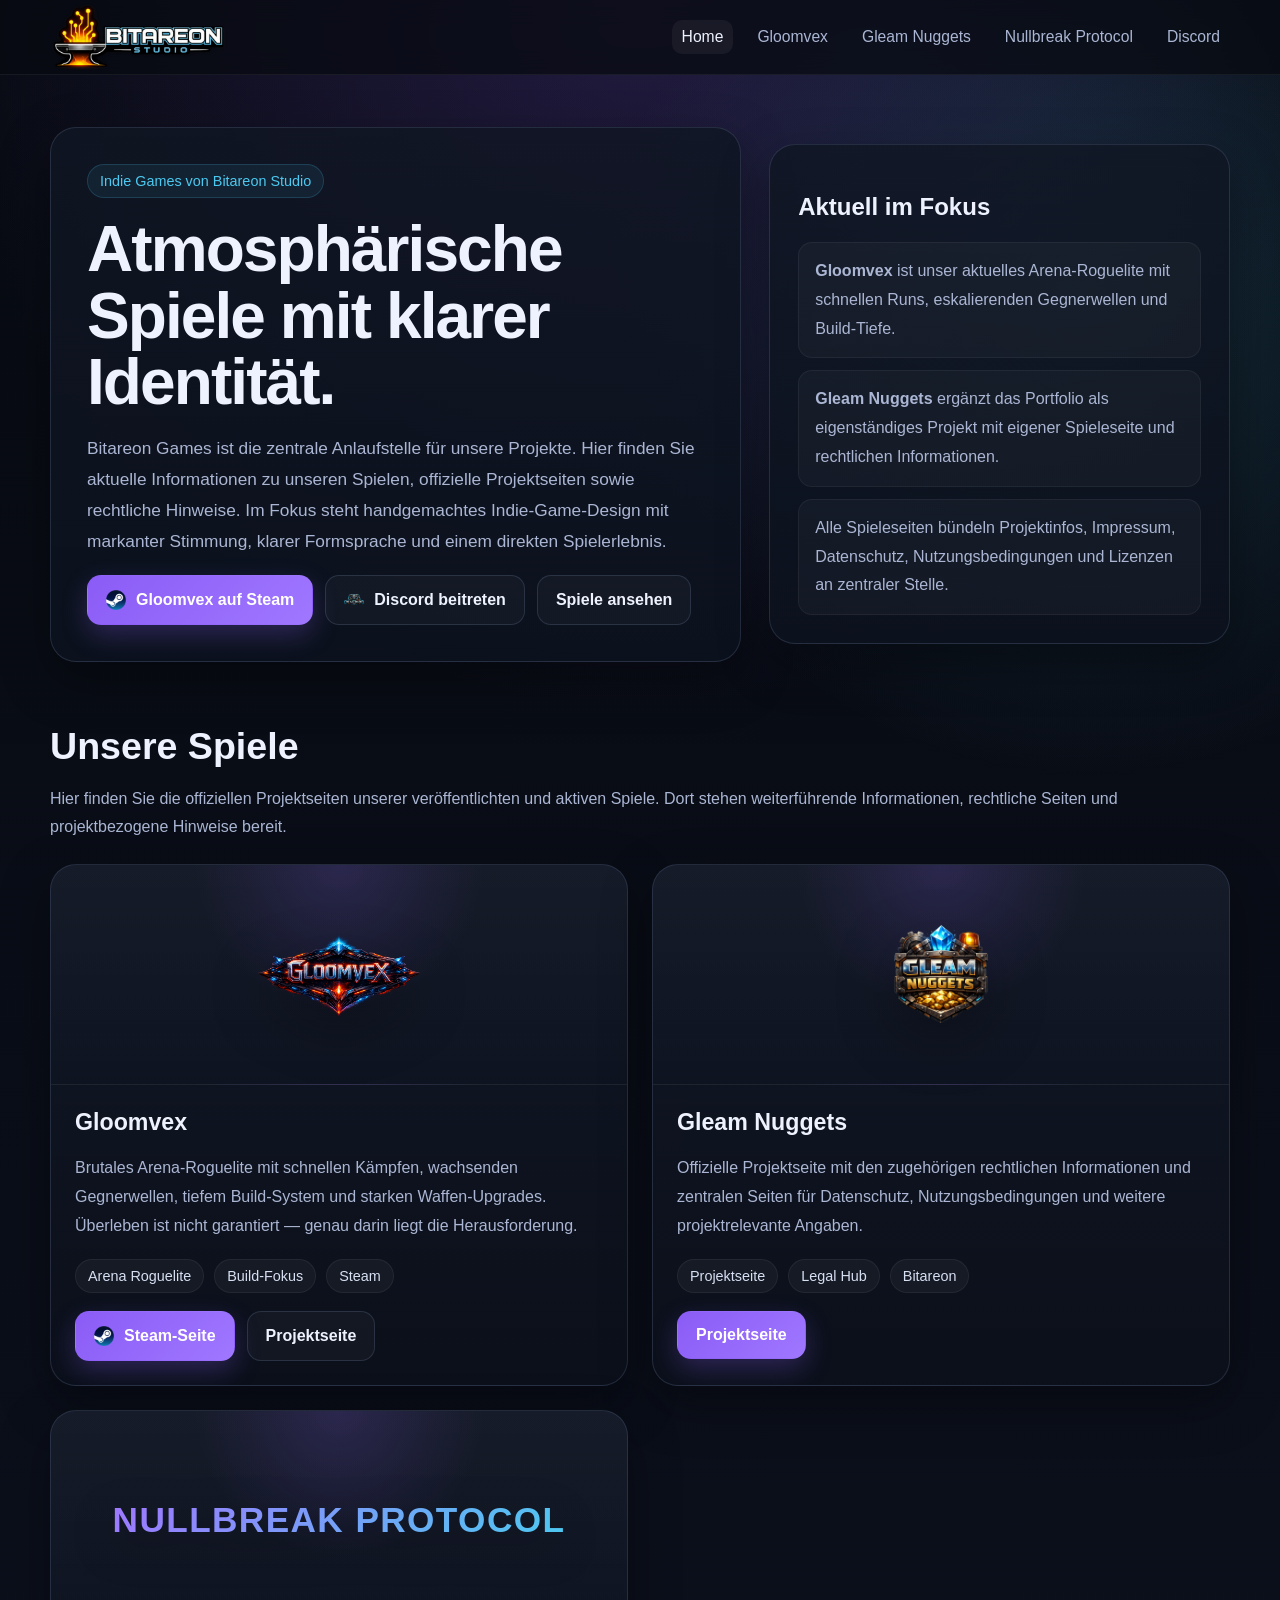
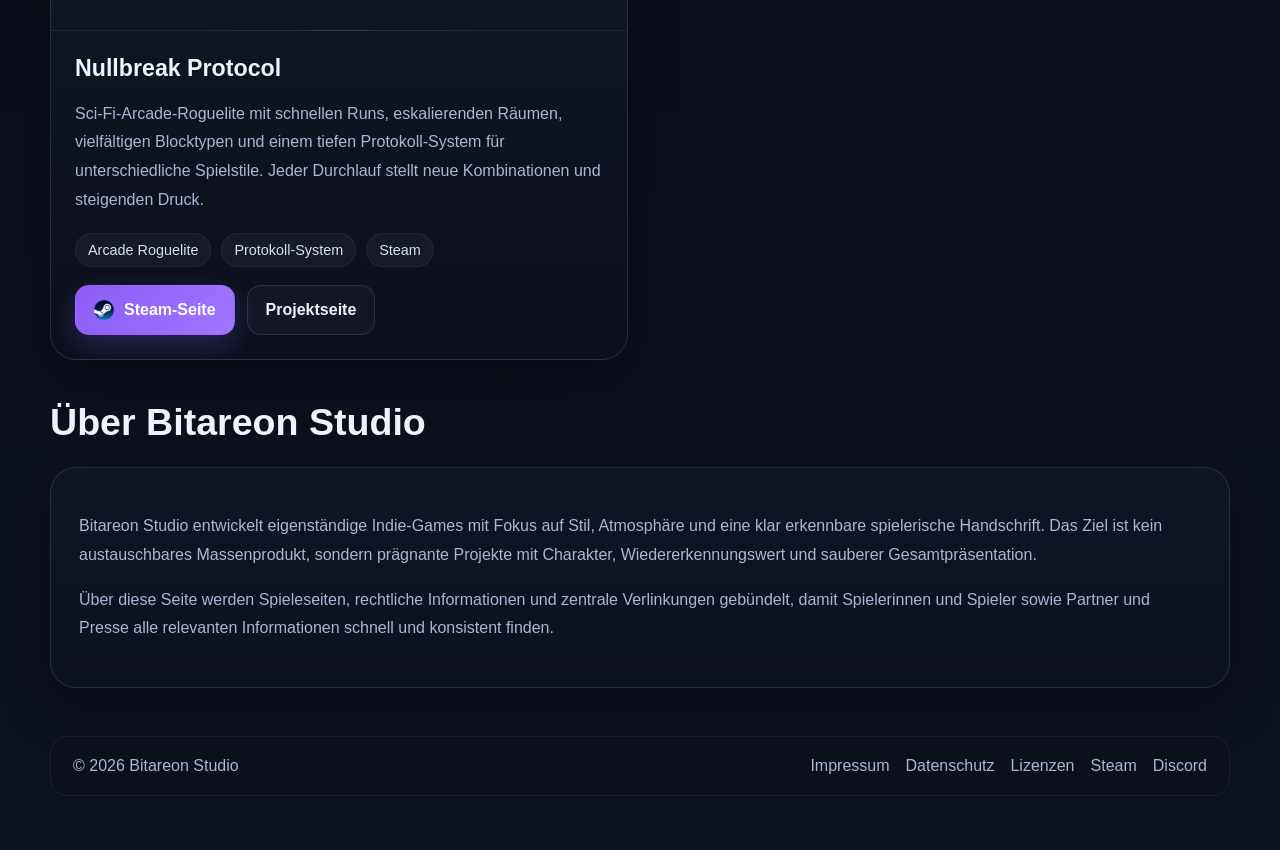
<file: index.html>
<!DOCTYPE html>
<html lang="de">
<head>
  <meta charset="UTF-8">
  <meta name="viewport" content="width=device-width, initial-scale=1.0">
  <title>Bitareon Games</title>
  <meta name="description" content="Bitareon Games ist die offizielle Spieleseite von Bitareon Studio mit Informationen zu Gloomvex, Gleam Nuggets und weiteren Projekten.">
  <link rel="stylesheet" href="assets/site.css">
</head>
<body>

  <div class="topbar">
    <div class="container topbar-inner">
      <a class="brand" href="index.html" aria-label="Bitareon Games Startseite">
        <img class="brand-main-logo" src="assets/Bitareon_Logo_2000x800.png" alt="Bitareon Games Logo">
      </a>
      <nav class="nav" aria-label="Hauptnavigation">
        <a class="active" href="index.html">Home</a>
        <a href="gloomvex/">Gloomvex</a>
        <a href="gleam-nuggets/">Gleam Nuggets</a>
        <a href="nullbreak-protocol/">Nullbreak Protocol</a>
        <a href="https://discord.gg/4KWTKk2cNQ" target="_blank" rel="noopener noreferrer">Discord</a>
      </nav>
    </div>
  </div>
  <header class="hero">
    <div class="container hero-grid">
      <div class="hero-copy">
        <div class="eyebrow">Indie Games von Bitareon Studio</div>
        <h1>Atmosphärische Spiele mit klarer Identität.</h1>
        <p>
          Bitareon Games ist die zentrale Anlaufstelle für unsere Projekte. Hier finden Sie aktuelle Informationen zu unseren Spielen,
          offizielle Projektseiten sowie rechtliche Hinweise. Im Fokus steht handgemachtes Indie-Game-Design mit markanter Stimmung,
          klarer Formsprache und einem direkten Spielerlebnis.
        </p>
        <div class="hero-actions">
          <a class="button button-primary" href="https://store.steampowered.com/app/4449700/Gloomvex/" target="_blank" rel="noopener noreferrer">
            <img src="assets/Steam_icon_logo.png" alt="">
            Gloomvex auf Steam
          </a>
          <a class="button button-secondary" href="https://discord.gg/qRFpBKGN" target="_blank" rel="noopener noreferrer">
            <img src="assets/DiscordLogo_Hovered_01.png" alt="">
            Discord beitreten
          </a>
          <a class="button button-secondary" href="#games">Spiele ansehen</a>
        </div>
      </div>
      <aside class="hero-side" aria-label="Highlights">
        <h2>Aktuell im Fokus</h2>
        <ul>
          <li><strong>Gloomvex</strong> ist unser aktuelles Arena-Roguelite mit schnellen Runs, eskalierenden Gegnerwellen und Build-Tiefe.</li>
          <li><strong>Gleam Nuggets</strong> ergänzt das Portfolio als eigenständiges Projekt mit eigener Spieleseite und rechtlichen Informationen.</li>
          <li>Alle Spieleseiten bündeln Projektinfos, Impressum, Datenschutz, Nutzungsbedingungen und Lizenzen an zentraler Stelle.</li>
        </ul>
      </aside>
    </div>
  </header>
  <main>
    <section id="games">
      <div class="container">
        <div class="section-head">
          <h2>Unsere Spiele</h2>
          <p>
            Hier finden Sie die offiziellen Projektseiten unserer veröffentlichten und aktiven Spiele. Dort stehen weiterführende Informationen,
            rechtliche Seiten und projektbezogene Hinweise bereit.
          </p>
        </div>
        <div class="games-grid">
          <article class="game-card">
            <div class="game-visual"><img class="logo-gloomvex logo-wide" src="assets/Gloomvex Logo 1280x720.png" alt="Gloomvex Logo"></div>
            <div class="game-body">
              <h3>Gloomvex</h3>
              <p>Brutales Arena-Roguelite mit schnellen Kämpfen, wachsenden Gegnerwellen, tiefem Build-System und starken Waffen-Upgrades. Überleben ist nicht garantiert — genau darin liegt die Herausforderung.</p>
              <div class="tag-row"><span class="tag">Arena Roguelite</span><span class="tag">Build-Fokus</span><span class="tag">Steam</span></div>
              <div class="card-actions">
                <a class="button button-primary" href="https://store.steampowered.com/app/4449700/Gloomvex/" target="_blank" rel="noopener noreferrer"><img src="assets/Steam_icon_logo.png" alt="">Steam-Seite</a>
                <a class="button button-secondary" href="gloomvex/">Projektseite</a>
              </div>
            </div>
          </article>
          <article class="game-card">
            <div class="game-visual"><img class="logo-gleam logo-square" src="assets/GleamNuggets_Logo.png" alt="Gleam Nuggets Logo"></div>
            <div class="game-body">
              <h3>Gleam Nuggets</h3>
              <p>Offizielle Projektseite mit den zugehörigen rechtlichen Informationen und zentralen Seiten für Datenschutz, Nutzungsbedingungen und weitere projektrelevante Angaben.</p>
              <div class="tag-row"><span class="tag">Projektseite</span><span class="tag">Legal Hub</span><span class="tag">Bitareon</span></div>
              <div class="card-actions"><a class="button button-primary" href="gleam-nuggets/">Projektseite</a></div>
            </div>
          </article>
          <article class="game-card">
            <div class="game-visual"><span class="logo-text-fallback">Nullbreak Protocol</span></div>
            <div class="game-body">
              <h3>Nullbreak Protocol</h3>
              <p>Sci-Fi-Arcade-Roguelite mit schnellen Runs, eskalierenden Räumen, vielfältigen Blocktypen und einem tiefen Protokoll-System für unterschiedliche Spielstile. Jeder Durchlauf stellt neue Kombinationen und steigenden Druck.</p>
              <div class="tag-row"><span class="tag">Arcade Roguelite</span><span class="tag">Protokoll-System</span><span class="tag">Steam</span></div>
              <div class="card-actions">
                <a class="button button-primary" href="https://store.steampowered.com/app/4782420/Nullbreak_Protocol/" target="_blank" rel="noopener noreferrer"><img src="assets/Steam_icon_logo.png" alt="">Steam-Seite</a>
                <a class="button button-secondary" href="nullbreak-protocol/">Projektseite</a>
              </div>
            </div>
          </article>
        </div>
      </div>
    </section>
    <section id="about">
      <div class="container">
        <div class="section-head"><h2>Über Bitareon Studio</h2></div>
        <div class="panel" style="padding:28px;">
          <p class="lede">Bitareon Studio entwickelt eigenständige Indie-Games mit Fokus auf Stil, Atmosphäre und eine klar erkennbare spielerische Handschrift. Das Ziel ist kein austauschbares Massenprodukt, sondern prägnante Projekte mit Charakter, Wiedererkennungswert und sauberer Gesamtpräsentation.</p>
          <p class="lede">Über diese Seite werden Spieleseiten, rechtliche Informationen und zentrale Verlinkungen gebündelt, damit Spielerinnen und Spieler sowie Partner und Presse alle relevanten Informationen schnell und konsistent finden.</p>
        </div>
      </div>
    </section>
  </main>

  <footer>
    <div class="container">
      <div class="footer-box">
        <div>© 2026 Bitareon Studio</div>
        <div class="footer-links">
          <a href="gloomvex/imprint.html">Impressum</a>
          <a href="gloomvex/privacy.html">Datenschutz</a>
          <a href="gloomvex/licenses.html">Lizenzen</a>
          <a href="https://store.steampowered.com/app/4449700/Gloomvex/" target="_blank" rel="noopener noreferrer">Steam</a>
          <a href="https://discord.gg/4KWTKk2cNQ" target="_blank" rel="noopener noreferrer">Discord</a>
        </div>
      </div>
    </div>
  </footer>
</body>
</html>
</file>
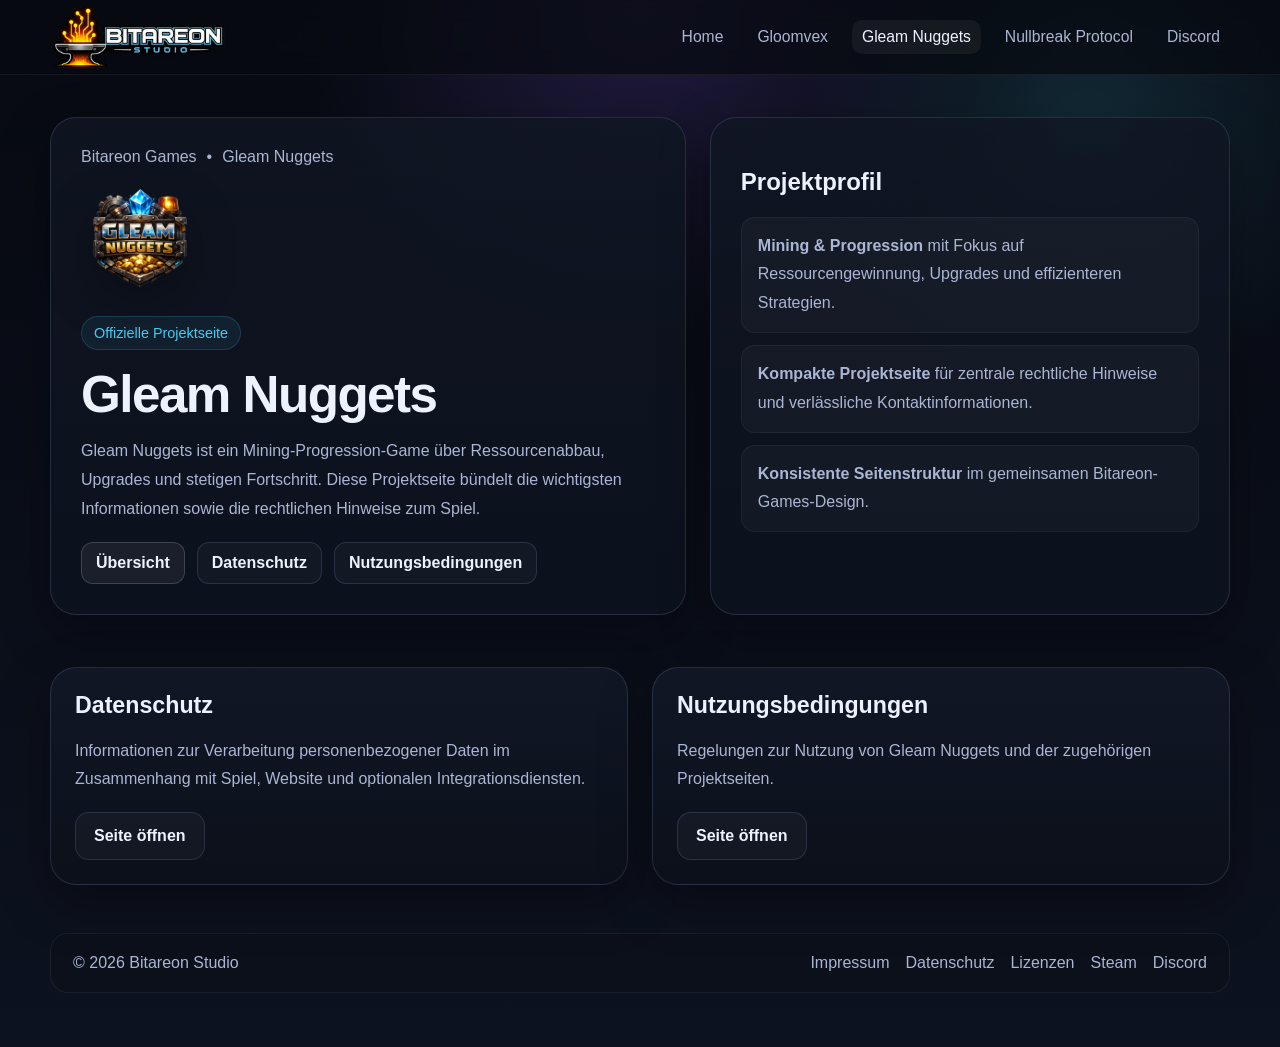
<file: gleam-nuggets/index.html>
<!DOCTYPE html>
<html lang="de">
<head>
  <meta charset="UTF-8">
  <meta name="viewport" content="width=device-width, initial-scale=1.0">
  <title>Gleam Nuggets – Offizielle Projektseite</title>
  <meta name="description" content="Offizielle Projektseite zu Gleam Nuggets von Bitareon Studio mit Datenschutz und Nutzungsbedingungen.">
  <link rel="stylesheet" href="../assets/site.css">
</head>
<body>

  <div class="topbar">
    <div class="container topbar-inner">
      <a class="brand" href="../index.html" aria-label="Bitareon Games Startseite">
        <img class="brand-main-logo" src="../assets/Bitareon_Logo_2000x800.png" alt="Bitareon Games Logo">
      </a>
      <nav class="nav" aria-label="Hauptnavigation">
        <a href="../index.html">Home</a>
        <a href="../gloomvex/">Gloomvex</a>
        <a class="active" href="../gleam-nuggets/">Gleam Nuggets</a>
        <a href="../nullbreak-protocol/">Nullbreak Protocol</a>
        <a href="https://discord.gg/4KWTKk2cNQ" target="_blank" rel="noopener noreferrer">Discord</a>
      </nav>
    </div>
  </div>
  <header class="page-hero">
    <div class="container page-hero-inner">
      <div class="page-head hero-copy">
        <div class="breadcrumbs"><a href="../index.html">Bitareon Games</a><span>•</span><span>Gleam Nuggets</span></div>
        <img class="project-logo logo-gleam logo-square" src="../assets/GleamNuggets_Logo.png" alt="Gleam Nuggets Logo">
        <div class="eyebrow">Offizielle Projektseite</div>
        <h1>Gleam Nuggets</h1>
        <p class="lede">Gleam Nuggets ist ein Mining-Progression-Game über Ressourcenabbau, Upgrades und stetigen Fortschritt. Diese Projektseite bündelt die wichtigsten Informationen sowie die rechtlichen Hinweise zum Spiel.</p>
        <div class="tab-nav">
          <a class="active" href="./index.html">Übersicht</a>
          <a href="./privacy.html">Datenschutz</a>
          <a href="./terms.html">Nutzungsbedingungen</a>
        </div>
      </div>
      <aside class="page-side hero-side">
        <h2>Projektprofil</h2>
        <ul>
          <li><strong>Mining & Progression</strong> mit Fokus auf Ressourcengewinnung, Upgrades und effizienteren Strategien.</li>
          <li><strong>Kompakte Projektseite</strong> für zentrale rechtliche Hinweise und verlässliche Kontaktinformationen.</li>
          <li><strong>Konsistente Seitenstruktur</strong> im gemeinsamen Bitareon-Games-Design.</li>
        </ul>
      </aside>
    </div>
  </header>
  <main>
    <section>
      <div class="container">
        <div class="card-grid">
          <article class="link-card"><div class="link-card-body"><h3>Datenschutz</h3><p>Informationen zur Verarbeitung personenbezogener Daten im Zusammenhang mit Spiel, Website und optionalen Integrationsdiensten.</p><div class="card-actions"><a class="button button-secondary" href="./privacy.html">Seite öffnen</a></div></div></article>
          <article class="link-card"><div class="link-card-body"><h3>Nutzungsbedingungen</h3><p>Regelungen zur Nutzung von Gleam Nuggets und der zugehörigen Projektseiten.</p><div class="card-actions"><a class="button button-secondary" href="./terms.html">Seite öffnen</a></div></div></article>
        </div>
      </div>
    </section>
  </main>

  <footer>
    <div class="container">
      <div class="footer-box">
        <div>© 2026 Bitareon Studio</div>
        <div class="footer-links">
          <a href="../gloomvex/imprint.html">Impressum</a>
          <a href="../gloomvex/privacy.html">Datenschutz</a>
          <a href="../gloomvex/licenses.html">Lizenzen</a>
          <a href="https://store.steampowered.com/app/4449700/Gloomvex/" target="_blank" rel="noopener noreferrer">Steam</a>
          <a href="https://discord.gg/4KWTKk2cNQ" target="_blank" rel="noopener noreferrer">Discord</a>
        </div>
      </div>
    </div>
  </footer>
</body>
</html>
</file>
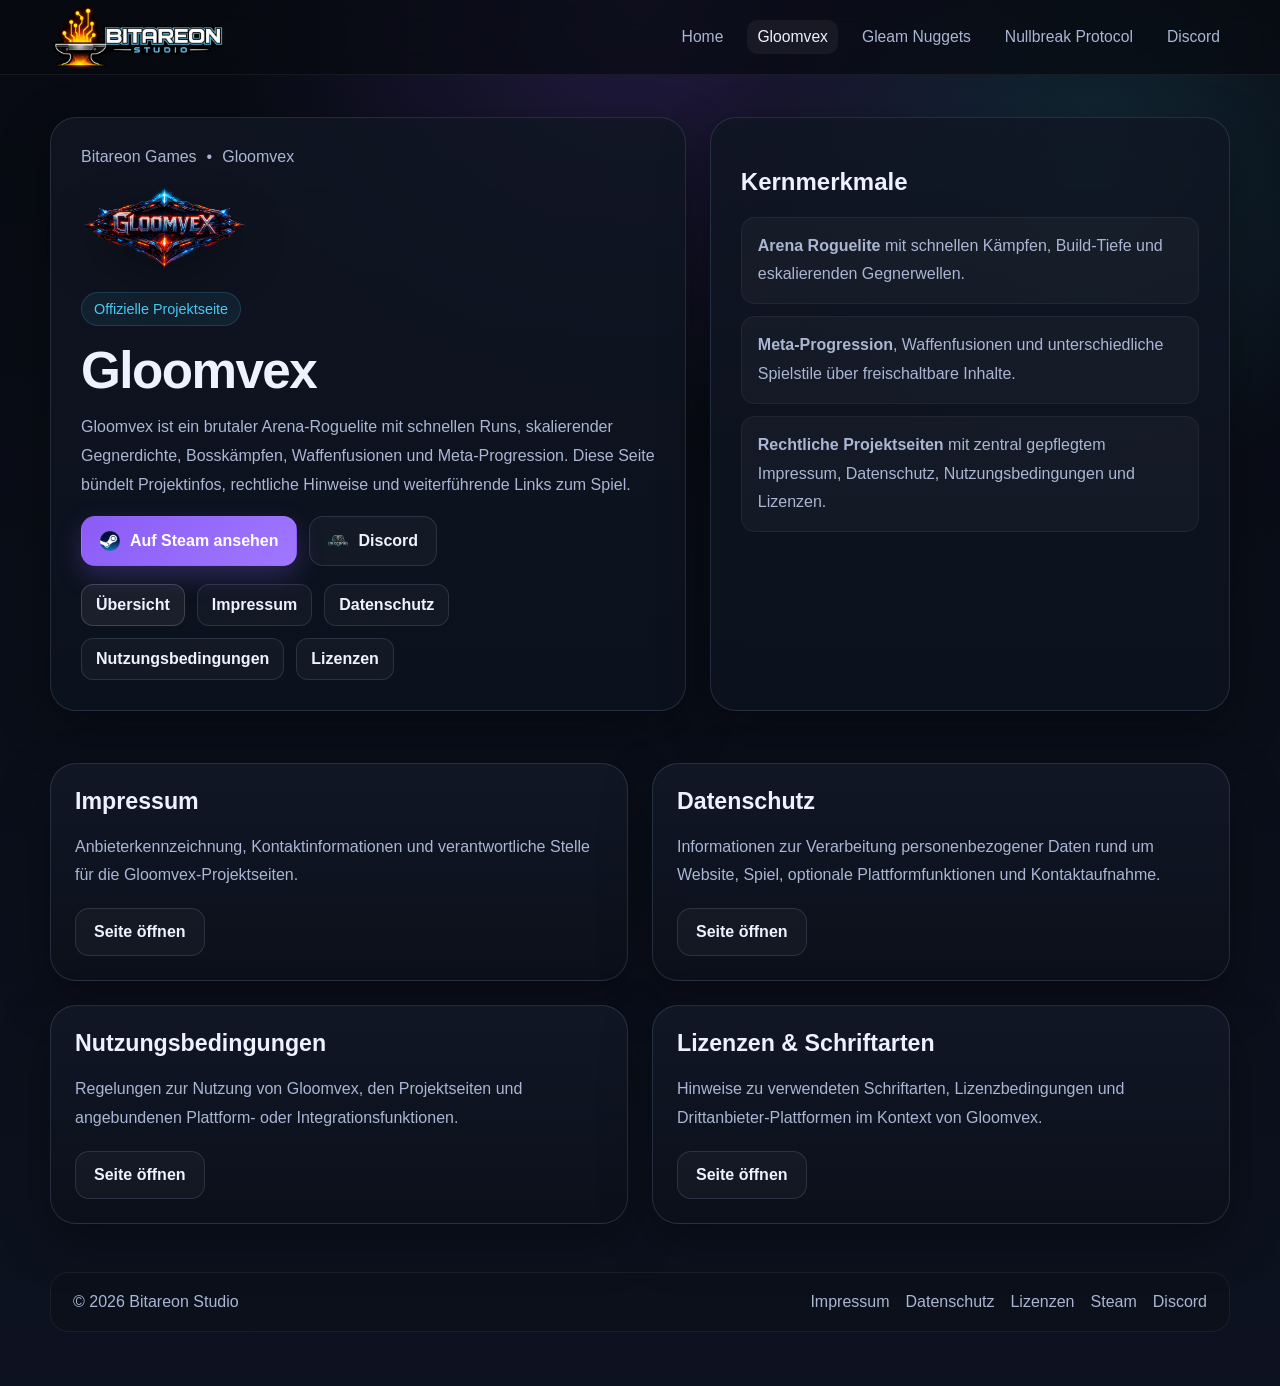
<file: gloomvex/index.html>
<!DOCTYPE html>
<html lang="de">
<head>
  <meta charset="UTF-8">
  <meta name="viewport" content="width=device-width, initial-scale=1.0">
  <title>Gloomvex – Offizielle Projektseite</title>
  <meta name="description" content="Offizielle Projekt- und Legal-Seite zu Gloomvex von Bitareon Studio mit Impressum, Datenschutz, Nutzungsbedingungen und Lizenzhinweisen.">
  <link rel="stylesheet" href="../assets/site.css">
</head>
<body>

  <div class="topbar">
    <div class="container topbar-inner">
      <a class="brand" href="../index.html" aria-label="Bitareon Games Startseite">
        <img class="brand-main-logo" src="../assets/Bitareon_Logo_2000x800.png" alt="Bitareon Games Logo">
      </a>
      <nav class="nav" aria-label="Hauptnavigation">
        <a href="../index.html">Home</a>
        <a class="active" href="../gloomvex/">Gloomvex</a>
        <a href="../gleam-nuggets/">Gleam Nuggets</a>
        <a href="../nullbreak-protocol/">Nullbreak Protocol</a>
        <a href="https://discord.gg/4KWTKk2cNQ" target="_blank" rel="noopener noreferrer">Discord</a>
      </nav>
    </div>
  </div>
  <header class="page-hero">
    <div class="container page-hero-inner">
      <div class="page-head hero-copy">
        <div class="breadcrumbs"><a href="../index.html">Bitareon Games</a><span>•</span><span>Gloomvex</span></div>
        <img class="project-logo logo-gloomvex" src="../assets/Gloomvex Logo 1280x720.png" alt="Gloomvex Logo">
        <div class="eyebrow">Offizielle Projektseite</div>
        <h1>Gloomvex</h1>
        <p class="lede">Gloomvex ist ein brutaler Arena-Roguelite mit schnellen Runs, skalierender Gegnerdichte, Bosskämpfen, Waffenfusionen und Meta-Progression. Diese Seite bündelt Projektinfos, rechtliche Hinweise und weiterführende Links zum Spiel.</p>
        <div class="hero-actions">
          <a class="button button-primary" href="https://store.steampowered.com/app/4449700/Gloomvex/" target="_blank" rel="noopener noreferrer"><img src="../assets/Steam_icon_logo.png" alt="">Auf Steam ansehen</a>
          <a class="button button-secondary" href="https://discord.gg/qRFpBKGN" target="_blank" rel="noopener noreferrer"><img src="../assets/DiscordLogo_Hovered_01.png" alt="">Discord</a>
        </div>
        <div class="tab-nav">
          <a class="active" href="./index.html">Übersicht</a>
          <a href="./imprint.html">Impressum</a>
          <a href="./privacy.html">Datenschutz</a>
          <a href="./terms.html">Nutzungsbedingungen</a>
          <a href="./licenses.html">Lizenzen</a>
        </div>
      </div>
      <aside class="page-side hero-side">
        <h2>Kernmerkmale</h2>
        <ul>
          <li><strong>Arena Roguelite</strong> mit schnellen Kämpfen, Build-Tiefe und eskalierenden Gegnerwellen.</li>
          <li><strong>Meta-Progression</strong>, Waffenfusionen und unterschiedliche Spielstile über freischaltbare Inhalte.</li>
          <li><strong>Rechtliche Projektseiten</strong> mit zentral gepflegtem Impressum, Datenschutz, Nutzungsbedingungen und Lizenzen.</li>
        </ul>
      </aside>
    </div>
  </header>
  <main>
    <section>
      <div class="container">
        <div class="card-grid">
          <article class="link-card"><div class="link-card-body"><h3>Impressum</h3><p>Anbieterkennzeichnung, Kontaktinformationen und verantwortliche Stelle für die Gloomvex-Projektseiten.</p><div class="card-actions"><a class="button button-secondary" href="./imprint.html">Seite öffnen</a></div></div></article>
          <article class="link-card"><div class="link-card-body"><h3>Datenschutz</h3><p>Informationen zur Verarbeitung personenbezogener Daten rund um Website, Spiel, optionale Plattformfunktionen und Kontaktaufnahme.</p><div class="card-actions"><a class="button button-secondary" href="./privacy.html">Seite öffnen</a></div></div></article>
          <article class="link-card"><div class="link-card-body"><h3>Nutzungsbedingungen</h3><p>Regelungen zur Nutzung von Gloomvex, den Projektseiten und angebundenen Plattform- oder Integrationsfunktionen.</p><div class="card-actions"><a class="button button-secondary" href="./terms.html">Seite öffnen</a></div></div></article>
          <article class="link-card"><div class="link-card-body"><h3>Lizenzen & Schriftarten</h3><p>Hinweise zu verwendeten Schriftarten, Lizenzbedingungen und Drittanbieter-Plattformen im Kontext von Gloomvex.</p><div class="card-actions"><a class="button button-secondary" href="./licenses.html">Seite öffnen</a></div></div></article>
        </div>
      </div>
    </section>
  </main>

  <footer>
    <div class="container">
      <div class="footer-box">
        <div>© 2026 Bitareon Studio</div>
        <div class="footer-links">
          <a href="../gloomvex/imprint.html">Impressum</a>
          <a href="../gloomvex/privacy.html">Datenschutz</a>
          <a href="../gloomvex/licenses.html">Lizenzen</a>
          <a href="https://store.steampowered.com/app/4449700/Gloomvex/" target="_blank" rel="noopener noreferrer">Steam</a>
          <a href="https://discord.gg/4KWTKk2cNQ" target="_blank" rel="noopener noreferrer">Discord</a>
        </div>
      </div>
    </div>
  </footer>
</body>
</html>
</file>
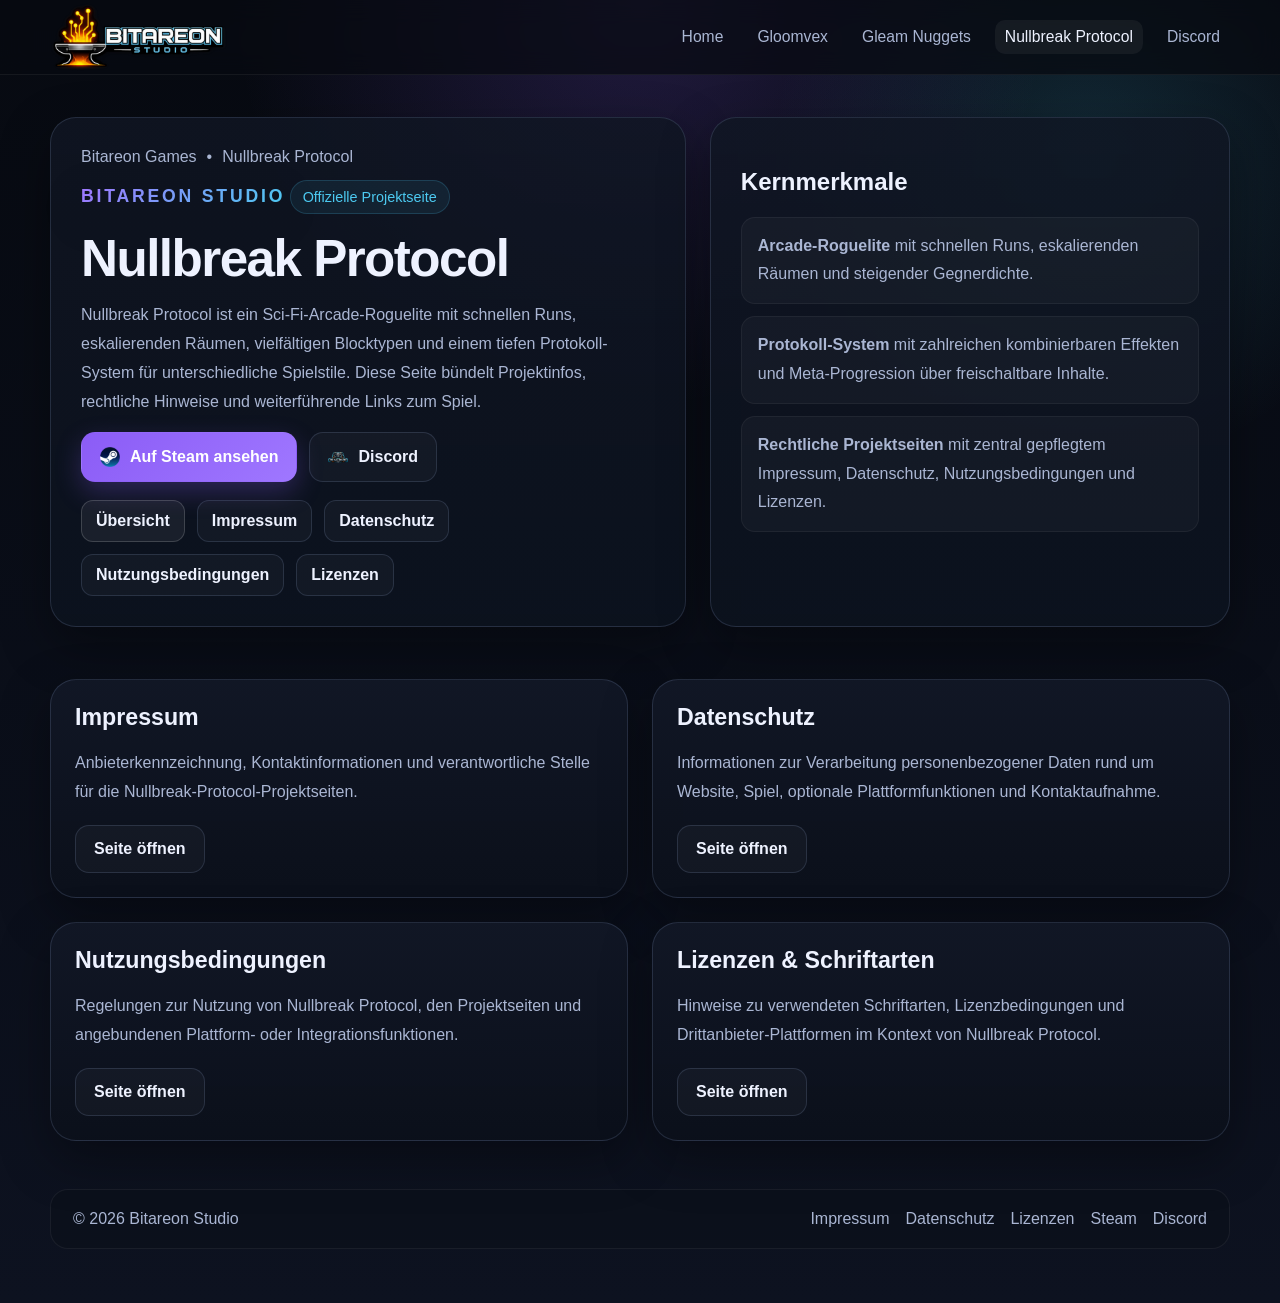
<file: nullbreak-protocol/index.html>
<!DOCTYPE html>
<html lang="de">
<head>
  <meta charset="UTF-8">
  <meta name="viewport" content="width=device-width, initial-scale=1.0">
  <title>Nullbreak Protocol – Offizielle Projektseite</title>
  <meta name="description" content="Offizielle Projekt- und Legal-Seite zu Nullbreak Protocol von Bitareon Studio mit Impressum, Datenschutz, Nutzungsbedingungen und Lizenzhinweisen.">
  <link rel="stylesheet" href="../assets/site.css">
</head>
<body>

  <div class="topbar">
    <div class="container topbar-inner">
      <a class="brand" href="../index.html" aria-label="Bitareon Games Startseite">
        <img class="brand-main-logo" src="../assets/Bitareon_Logo_2000x800.png" alt="Bitareon Games Logo">
      </a>
      <nav class="nav" aria-label="Hauptnavigation">
        <a href="../index.html">Home</a>
        <a href="../gloomvex/">Gloomvex</a>
        <a href="../gleam-nuggets/">Gleam Nuggets</a>
        <a class="active" href="../nullbreak-protocol/">Nullbreak Protocol</a>
        <a href="https://discord.gg/4KWTKk2cNQ" target="_blank" rel="noopener noreferrer">Discord</a>
      </nav>
    </div>
  </div>
  <header class="page-hero">
    <div class="container page-hero-inner">
      <div class="page-head hero-copy">
        <div class="breadcrumbs"><a href="../index.html">Bitareon Games</a><span>•</span><span>Nullbreak Protocol</span></div>
        <span class="project-logo logo-text-fallback project-logo-mark">Bitareon Studio</span>
        <div class="eyebrow">Offizielle Projektseite</div>
        <h1>Nullbreak Protocol</h1>
        <p class="lede">Nullbreak Protocol ist ein Sci-Fi-Arcade-Roguelite mit schnellen Runs, eskalierenden Räumen, vielfältigen Blocktypen und einem tiefen Protokoll-System für unterschiedliche Spielstile. Diese Seite bündelt Projektinfos, rechtliche Hinweise und weiterführende Links zum Spiel.</p>
        <div class="hero-actions">
          <a class="button button-primary" href="https://store.steampowered.com/app/4782420/Nullbreak_Protocol/" target="_blank" rel="noopener noreferrer"><img src="../assets/Steam_icon_logo.png" alt="">Auf Steam ansehen</a>
          <a class="button button-secondary" href="https://discord.gg/4KWTKk2cNQ" target="_blank" rel="noopener noreferrer"><img src="../assets/DiscordLogo_Hovered_01.png" alt="">Discord</a>
        </div>
        <div class="tab-nav">
          <a class="active" href="./index.html">Übersicht</a>
          <a href="./imprint.html">Impressum</a>
          <a href="./privacy.html">Datenschutz</a>
          <a href="./terms.html">Nutzungsbedingungen</a>
          <a href="./licenses.html">Lizenzen</a>
        </div>
      </div>
      <aside class="page-side hero-side">
        <h2>Kernmerkmale</h2>
        <ul>
          <li><strong>Arcade-Roguelite</strong> mit schnellen Runs, eskalierenden Räumen und steigender Gegnerdichte.</li>
          <li><strong>Protokoll-System</strong> mit zahlreichen kombinierbaren Effekten und Meta-Progression über freischaltbare Inhalte.</li>
          <li><strong>Rechtliche Projektseiten</strong> mit zentral gepflegtem Impressum, Datenschutz, Nutzungsbedingungen und Lizenzen.</li>
        </ul>
      </aside>
    </div>
  </header>
  <main>
    <section>
      <div class="container">
        <div class="card-grid">
          <article class="link-card"><div class="link-card-body"><h3>Impressum</h3><p>Anbieterkennzeichnung, Kontaktinformationen und verantwortliche Stelle für die Nullbreak-Protocol-Projektseiten.</p><div class="card-actions"><a class="button button-secondary" href="./imprint.html">Seite öffnen</a></div></div></article>
          <article class="link-card"><div class="link-card-body"><h3>Datenschutz</h3><p>Informationen zur Verarbeitung personenbezogener Daten rund um Website, Spiel, optionale Plattformfunktionen und Kontaktaufnahme.</p><div class="card-actions"><a class="button button-secondary" href="./privacy.html">Seite öffnen</a></div></div></article>
          <article class="link-card"><div class="link-card-body"><h3>Nutzungsbedingungen</h3><p>Regelungen zur Nutzung von Nullbreak Protocol, den Projektseiten und angebundenen Plattform- oder Integrationsfunktionen.</p><div class="card-actions"><a class="button button-secondary" href="./terms.html">Seite öffnen</a></div></div></article>
          <article class="link-card"><div class="link-card-body"><h3>Lizenzen & Schriftarten</h3><p>Hinweise zu verwendeten Schriftarten, Lizenzbedingungen und Drittanbieter-Plattformen im Kontext von Nullbreak Protocol.</p><div class="card-actions"><a class="button button-secondary" href="./licenses.html">Seite öffnen</a></div></div></article>
        </div>
      </div>
    </section>
  </main>

  <footer>
    <div class="container">
      <div class="footer-box">
        <div>© 2026 Bitareon Studio</div>
        <div class="footer-links">
          <a href="../nullbreak-protocol/imprint.html">Impressum</a>
          <a href="../nullbreak-protocol/privacy.html">Datenschutz</a>
          <a href="../nullbreak-protocol/licenses.html">Lizenzen</a>
          <a href="https://store.steampowered.com/app/4782420/Nullbreak_Protocol/" target="_blank" rel="noopener noreferrer">Steam</a>
          <a href="https://discord.gg/4KWTKk2cNQ" target="_blank" rel="noopener noreferrer">Discord</a>
        </div>
      </div>
    </div>
  </footer>
</body>
</html>
</file>
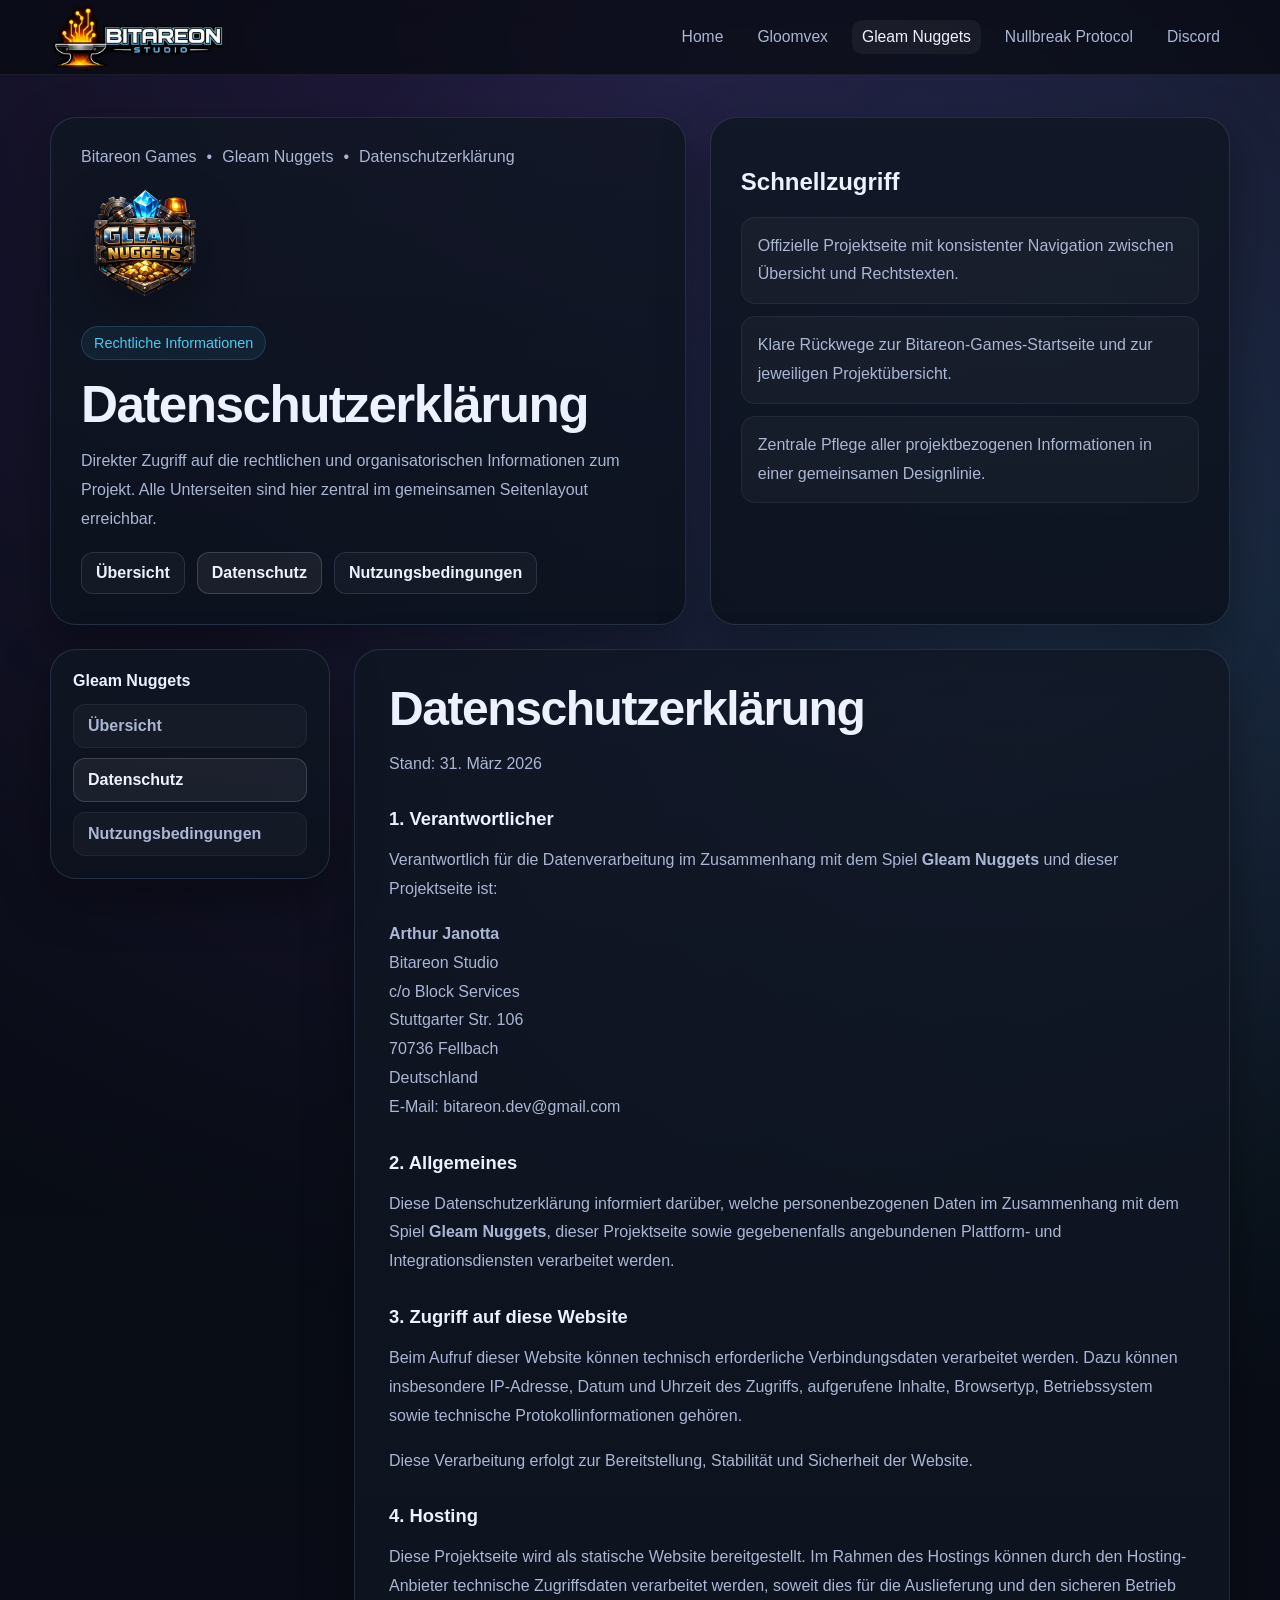
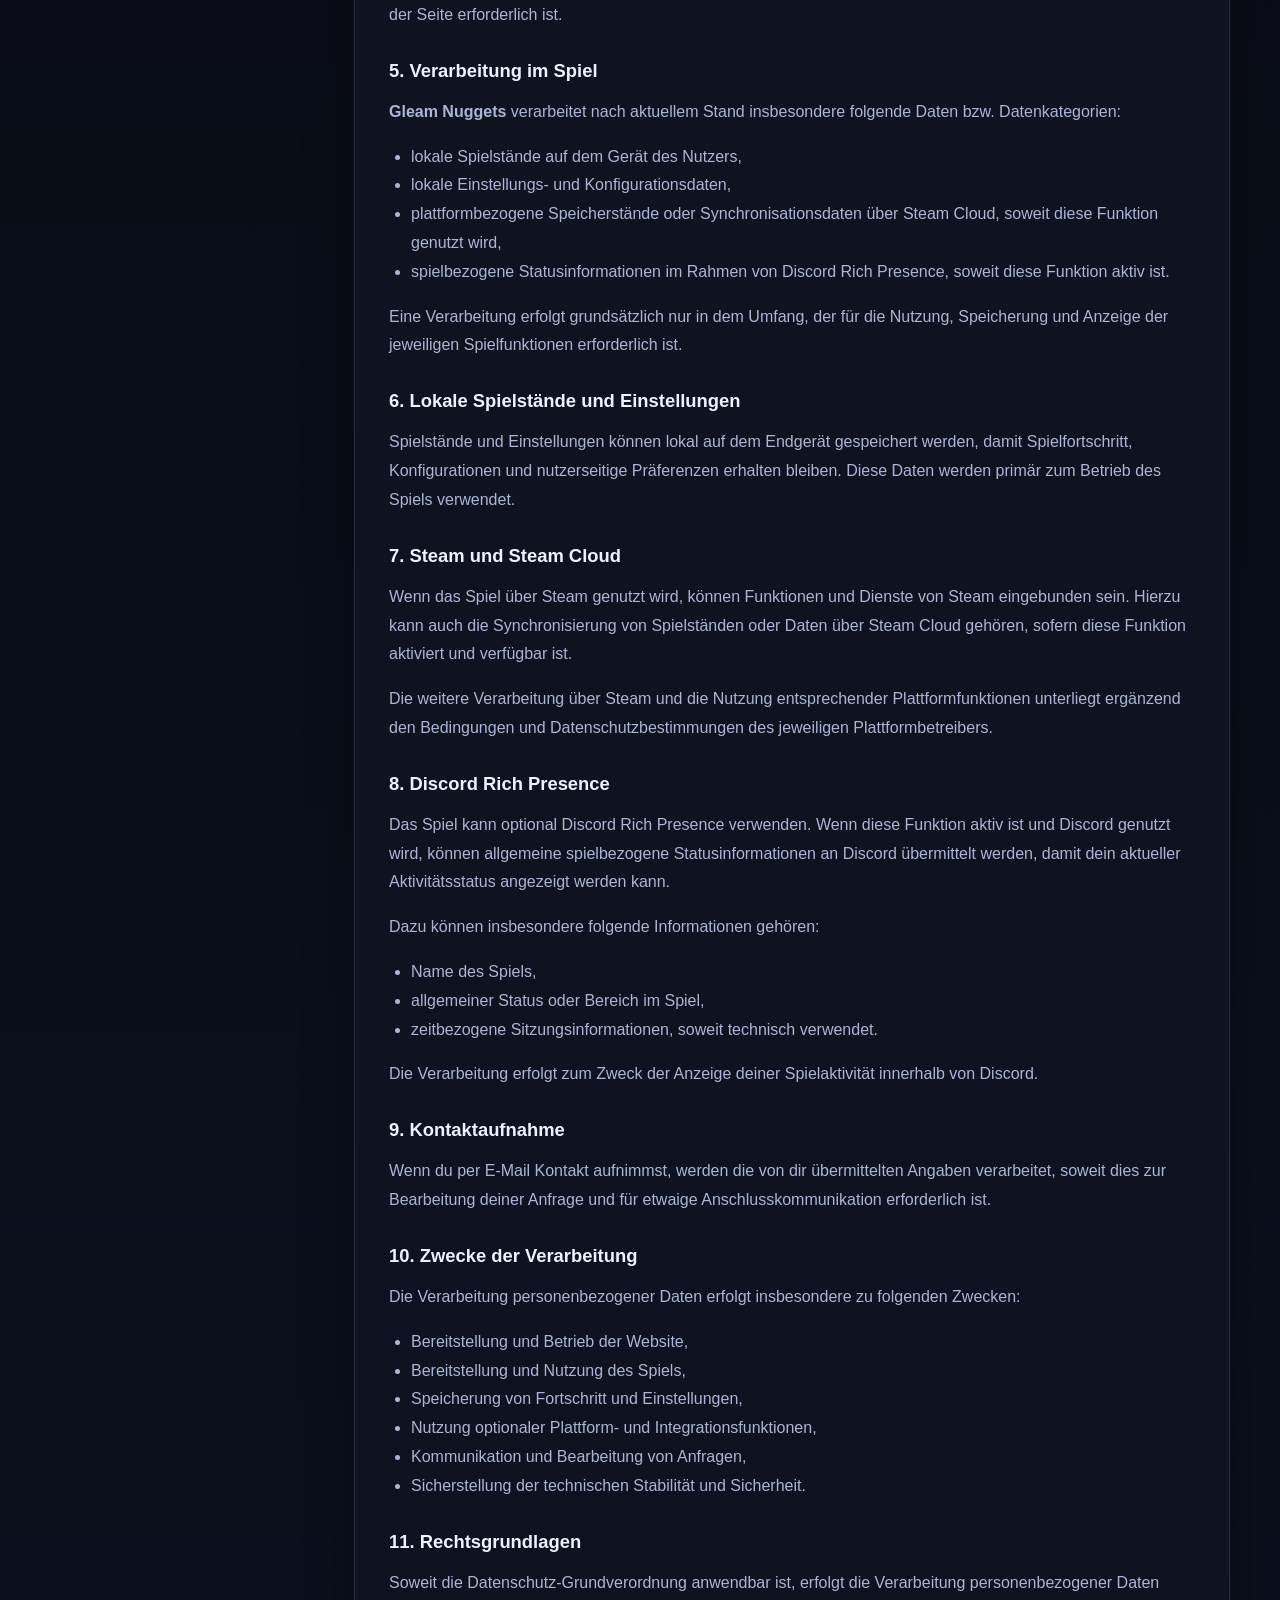
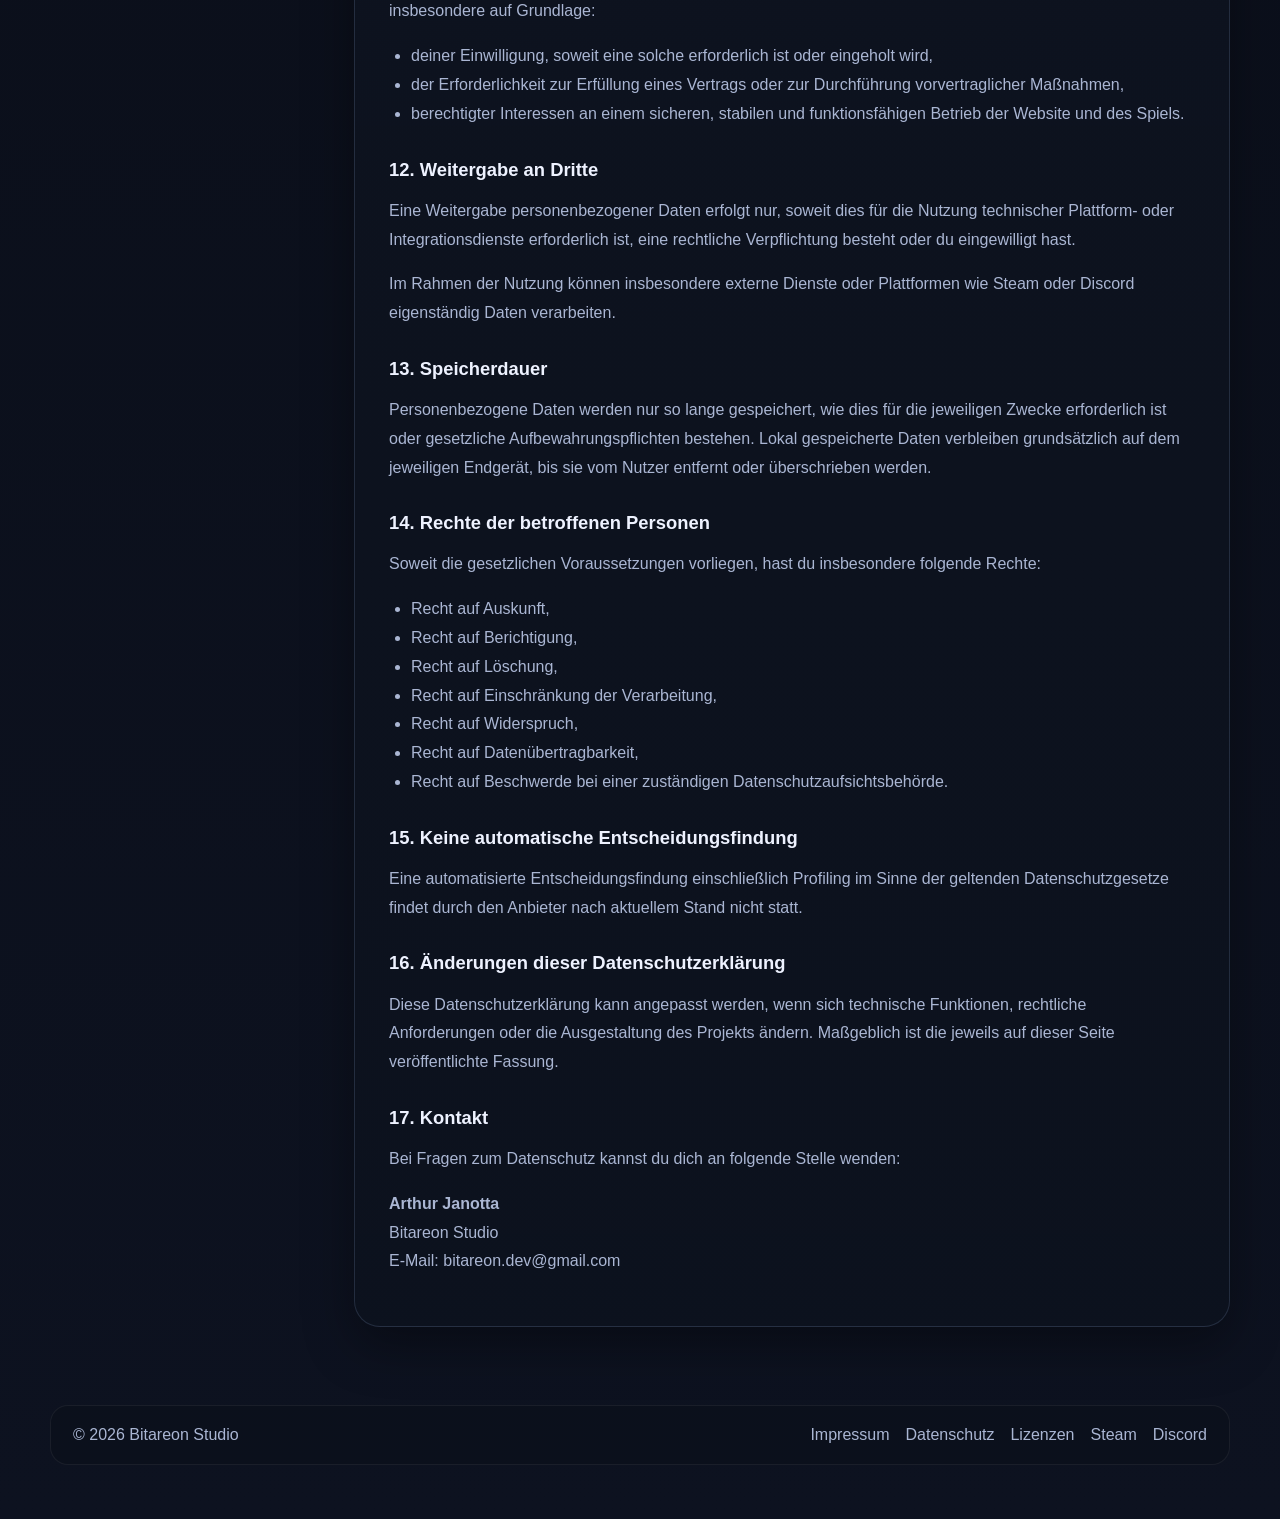
<file: gleam-nuggets/privacy.html>
<!DOCTYPE html>
<html lang="de">
<head>
  <meta charset="UTF-8">
  <meta name="viewport" content="width=device-width, initial-scale=1.0">
  <title>Datenschutzerklärung – Gleam Nuggets</title>
  <meta name="description" content="Datenschutzerklärung für Gleam Nuggets von Arthur Janotta / Bitareon Studio.">
  <link rel="stylesheet" href="../assets/site.css">
</head>
<body>

  <div class="topbar">
    <div class="container topbar-inner">
      <a class="brand" href="../index.html" aria-label="Bitareon Games Startseite">
        <img class="brand-main-logo" src="../assets/Bitareon_Logo_2000x800.png" alt="Bitareon Games Logo">
      </a>
      <nav class="nav" aria-label="Hauptnavigation">
        <a href="../index.html">Home</a>
        <a href="../gloomvex/">Gloomvex</a>
        <a class="active" href="../gleam-nuggets/">Gleam Nuggets</a>
        <a href="../nullbreak-protocol/">Nullbreak Protocol</a>
        <a href="https://discord.gg/4KWTKk2cNQ" target="_blank" rel="noopener noreferrer">Discord</a>
      </nav>
    </div>
  </div>
  <header class="page-hero">
    <div class="container page-hero-inner">
      <div class="page-head hero-copy">
        <div class="breadcrumbs"><a href="../index.html">Bitareon Games</a><span>•</span><a href="./index.html">Gleam Nuggets</a><span>•</span><span>Datenschutzerklärung</span></div>
        <img class="project-logo project-logo-square" src="../assets/GleamNuggets_Logo.png" alt="Gleam Nuggets Logo">
        <div class="eyebrow">Rechtliche Informationen</div>
        <h1>Datenschutzerklärung</h1>
        <p class="lede">Direkter Zugriff auf die rechtlichen und organisatorischen Informationen zum Projekt. Alle Unterseiten sind hier zentral im gemeinsamen Seitenlayout erreichbar.</p>
        <div class="tab-nav"><a href="./index.html">Übersicht</a><a class="active" href="./privacy.html">Datenschutz</a><a href="./terms.html">Nutzungsbedingungen</a></div>
      </div>
      <aside class="page-side hero-side">
        <h2>Schnellzugriff</h2>
        <ul>
          <li>Offizielle Projektseite mit konsistenter Navigation zwischen Übersicht und Rechtstexten.</li>
          <li>Klare Rückwege zur Bitareon-Games-Startseite und zur jeweiligen Projektübersicht.</li>
          <li>Zentrale Pflege aller projektbezogenen Informationen in einer gemeinsamen Designlinie.</li>
        </ul>
      </aside>
    </div>
  </header>
  <main>
    <div class="container legal-layout">
      <aside class="legal-shell">
        <h3>Gleam Nuggets</h3>
        <div class="side-nav"><a href="./index.html">Übersicht</a><a class="active" href="./privacy.html">Datenschutz</a><a href="./terms.html">Nutzungsbedingungen</a></div>
      </aside>
      <article class="content-card">
<h1>Datenschutzerklärung</h1>
<p class="muted">Stand: 31. März 2026</p>
<h2>1. Verantwortlicher</h2>
<p>
        Verantwortlich für die Datenverarbeitung im Zusammenhang mit dem Spiel <strong>Gleam Nuggets</strong>
        und dieser Projektseite ist:
      </p>
<p>
<strong>Arthur Janotta</strong><br/>
        Bitareon Studio<br/>
        c/o Block Services<br/>
        Stuttgarter Str. 106<br/>
        70736 Fellbach<br/>
        Deutschland<br/>
        E-Mail: <a href="mailto:bitareon.dev@gmail.com">bitareon.dev@gmail.com</a>
</p>
<h2>2. Allgemeines</h2>
<p>
        Diese Datenschutzerklärung informiert darüber, welche personenbezogenen Daten im Zusammenhang mit dem Spiel
        <strong>Gleam Nuggets</strong>, dieser Projektseite sowie gegebenenfalls angebundenen Plattform- und
        Integrationsdiensten verarbeitet werden.
      </p>
<h2>3. Zugriff auf diese Website</h2>
<p>
        Beim Aufruf dieser Website können technisch erforderliche Verbindungsdaten verarbeitet werden. Dazu können
        insbesondere IP-Adresse, Datum und Uhrzeit des Zugriffs, aufgerufene Inhalte, Browsertyp, Betriebssystem
        sowie technische Protokollinformationen gehören.
      </p>
<p>
        Diese Verarbeitung erfolgt zur Bereitstellung, Stabilität und Sicherheit der Website.
      </p>
<h2>4. Hosting</h2>
<p>
        Diese Projektseite wird als statische Website bereitgestellt. Im Rahmen des Hostings können durch den
        Hosting-Anbieter technische Zugriffsdaten verarbeitet werden, soweit dies für die Auslieferung und den
        sicheren Betrieb der Seite erforderlich ist.
      </p>
<h2>5. Verarbeitung im Spiel</h2>
<p>
<strong>Gleam Nuggets</strong> verarbeitet nach aktuellem Stand insbesondere folgende Daten bzw. Datenkategorien:
      </p>
<ul>
<li>lokale Spielstände auf dem Gerät des Nutzers,</li>
<li>lokale Einstellungs- und Konfigurationsdaten,</li>
<li>plattformbezogene Speicherstände oder Synchronisationsdaten über Steam Cloud, soweit diese Funktion genutzt wird,</li>
<li>spielbezogene Statusinformationen im Rahmen von Discord Rich Presence, soweit diese Funktion aktiv ist.</li>
</ul>
<p>
        Eine Verarbeitung erfolgt grundsätzlich nur in dem Umfang, der für die Nutzung, Speicherung und Anzeige
        der jeweiligen Spielfunktionen erforderlich ist.
      </p>
<h2>6. Lokale Spielstände und Einstellungen</h2>
<p>
        Spielstände und Einstellungen können lokal auf dem Endgerät gespeichert werden, damit Spielfortschritt,
        Konfigurationen und nutzerseitige Präferenzen erhalten bleiben. Diese Daten werden primär zum Betrieb
        des Spiels verwendet.
      </p>
<h2>7. Steam und Steam Cloud</h2>
<p>
        Wenn das Spiel über Steam genutzt wird, können Funktionen und Dienste von Steam eingebunden sein. Hierzu kann
        auch die Synchronisierung von Spielständen oder Daten über Steam Cloud gehören, sofern diese Funktion aktiviert
        und verfügbar ist.
      </p>
<p>
        Die weitere Verarbeitung über Steam und die Nutzung entsprechender Plattformfunktionen unterliegt ergänzend
        den Bedingungen und Datenschutzbestimmungen des jeweiligen Plattformbetreibers.
      </p>
<h2>8. Discord Rich Presence</h2>
<p>
        Das Spiel kann optional Discord Rich Presence verwenden. Wenn diese Funktion aktiv ist und Discord genutzt wird,
        können allgemeine spielbezogene Statusinformationen an Discord übermittelt werden, damit dein aktueller
        Aktivitätsstatus angezeigt werden kann.
      </p>
<p>
        Dazu können insbesondere folgende Informationen gehören:
      </p>
<ul>
<li>Name des Spiels,</li>
<li>allgemeiner Status oder Bereich im Spiel,</li>
<li>zeitbezogene Sitzungsinformationen, soweit technisch verwendet.</li>
</ul>
<p>
        Die Verarbeitung erfolgt zum Zweck der Anzeige deiner Spielaktivität innerhalb von Discord.
      </p>
<h2>9. Kontaktaufnahme</h2>
<p>
        Wenn du per E-Mail Kontakt aufnimmst, werden die von dir übermittelten Angaben verarbeitet, soweit dies zur
        Bearbeitung deiner Anfrage und für etwaige Anschlusskommunikation erforderlich ist.
      </p>
<h2>10. Zwecke der Verarbeitung</h2>
<p>
        Die Verarbeitung personenbezogener Daten erfolgt insbesondere zu folgenden Zwecken:
      </p>
<ul>
<li>Bereitstellung und Betrieb der Website,</li>
<li>Bereitstellung und Nutzung des Spiels,</li>
<li>Speicherung von Fortschritt und Einstellungen,</li>
<li>Nutzung optionaler Plattform- und Integrationsfunktionen,</li>
<li>Kommunikation und Bearbeitung von Anfragen,</li>
<li>Sicherstellung der technischen Stabilität und Sicherheit.</li>
</ul>
<h2>11. Rechtsgrundlagen</h2>
<p>
        Soweit die Datenschutz-Grundverordnung anwendbar ist, erfolgt die Verarbeitung personenbezogener Daten
        insbesondere auf Grundlage:
      </p>
<ul>
<li>deiner Einwilligung, soweit eine solche erforderlich ist oder eingeholt wird,</li>
<li>der Erforderlichkeit zur Erfüllung eines Vertrags oder zur Durchführung vorvertraglicher Maßnahmen,</li>
<li>berechtigter Interessen an einem sicheren, stabilen und funktionsfähigen Betrieb der Website und des Spiels.</li>
</ul>
<h2>12. Weitergabe an Dritte</h2>
<p>
        Eine Weitergabe personenbezogener Daten erfolgt nur, soweit dies für die Nutzung technischer Plattform- oder
        Integrationsdienste erforderlich ist, eine rechtliche Verpflichtung besteht oder du eingewilligt hast.
      </p>
<p>
        Im Rahmen der Nutzung können insbesondere externe Dienste oder Plattformen wie Steam oder Discord eigenständig
        Daten verarbeiten.
      </p>
<h2>13. Speicherdauer</h2>
<p>
        Personenbezogene Daten werden nur so lange gespeichert, wie dies für die jeweiligen Zwecke erforderlich ist
        oder gesetzliche Aufbewahrungspflichten bestehen. Lokal gespeicherte Daten verbleiben grundsätzlich auf dem
        jeweiligen Endgerät, bis sie vom Nutzer entfernt oder überschrieben werden.
      </p>
<h2>14. Rechte der betroffenen Personen</h2>
<p>
        Soweit die gesetzlichen Voraussetzungen vorliegen, hast du insbesondere folgende Rechte:
      </p>
<ul>
<li>Recht auf Auskunft,</li>
<li>Recht auf Berichtigung,</li>
<li>Recht auf Löschung,</li>
<li>Recht auf Einschränkung der Verarbeitung,</li>
<li>Recht auf Widerspruch,</li>
<li>Recht auf Datenübertragbarkeit,</li>
<li>Recht auf Beschwerde bei einer zuständigen Datenschutzaufsichtsbehörde.</li>
</ul>
<h2>15. Keine automatische Entscheidungsfindung</h2>
<p>
        Eine automatisierte Entscheidungsfindung einschließlich Profiling im Sinne der geltenden Datenschutzgesetze
        findet durch den Anbieter nach aktuellem Stand nicht statt.
      </p>
<h2>16. Änderungen dieser Datenschutzerklärung</h2>
<p>
        Diese Datenschutzerklärung kann angepasst werden, wenn sich technische Funktionen, rechtliche Anforderungen
        oder die Ausgestaltung des Projekts ändern. Maßgeblich ist die jeweils auf dieser Seite veröffentlichte Fassung.
      </p>
<h2>17. Kontakt</h2>
<p>
        Bei Fragen zum Datenschutz kannst du dich an folgende Stelle wenden:
      </p>
<p>
<strong>Arthur Janotta</strong><br/>
        Bitareon Studio<br/>
        E-Mail: <a href="mailto:bitareon.dev@gmail.com">bitareon.dev@gmail.com</a>
</p>
</article>
    </div>
  </main>

  <footer>
    <div class="container">
      <div class="footer-box">
        <div>© 2026 Bitareon Studio</div>
        <div class="footer-links">
          <a href="../gloomvex/imprint.html">Impressum</a>
          <a href="../gloomvex/privacy.html">Datenschutz</a>
          <a href="../gloomvex/licenses.html">Lizenzen</a>
          <a href="https://store.steampowered.com/app/4449700/Gloomvex/" target="_blank" rel="noopener noreferrer">Steam</a>
          <a href="https://discord.gg/4KWTKk2cNQ" target="_blank" rel="noopener noreferrer">Discord</a>
        </div>
      </div>
    </div>
  </footer>
</body>
</html>
</file>
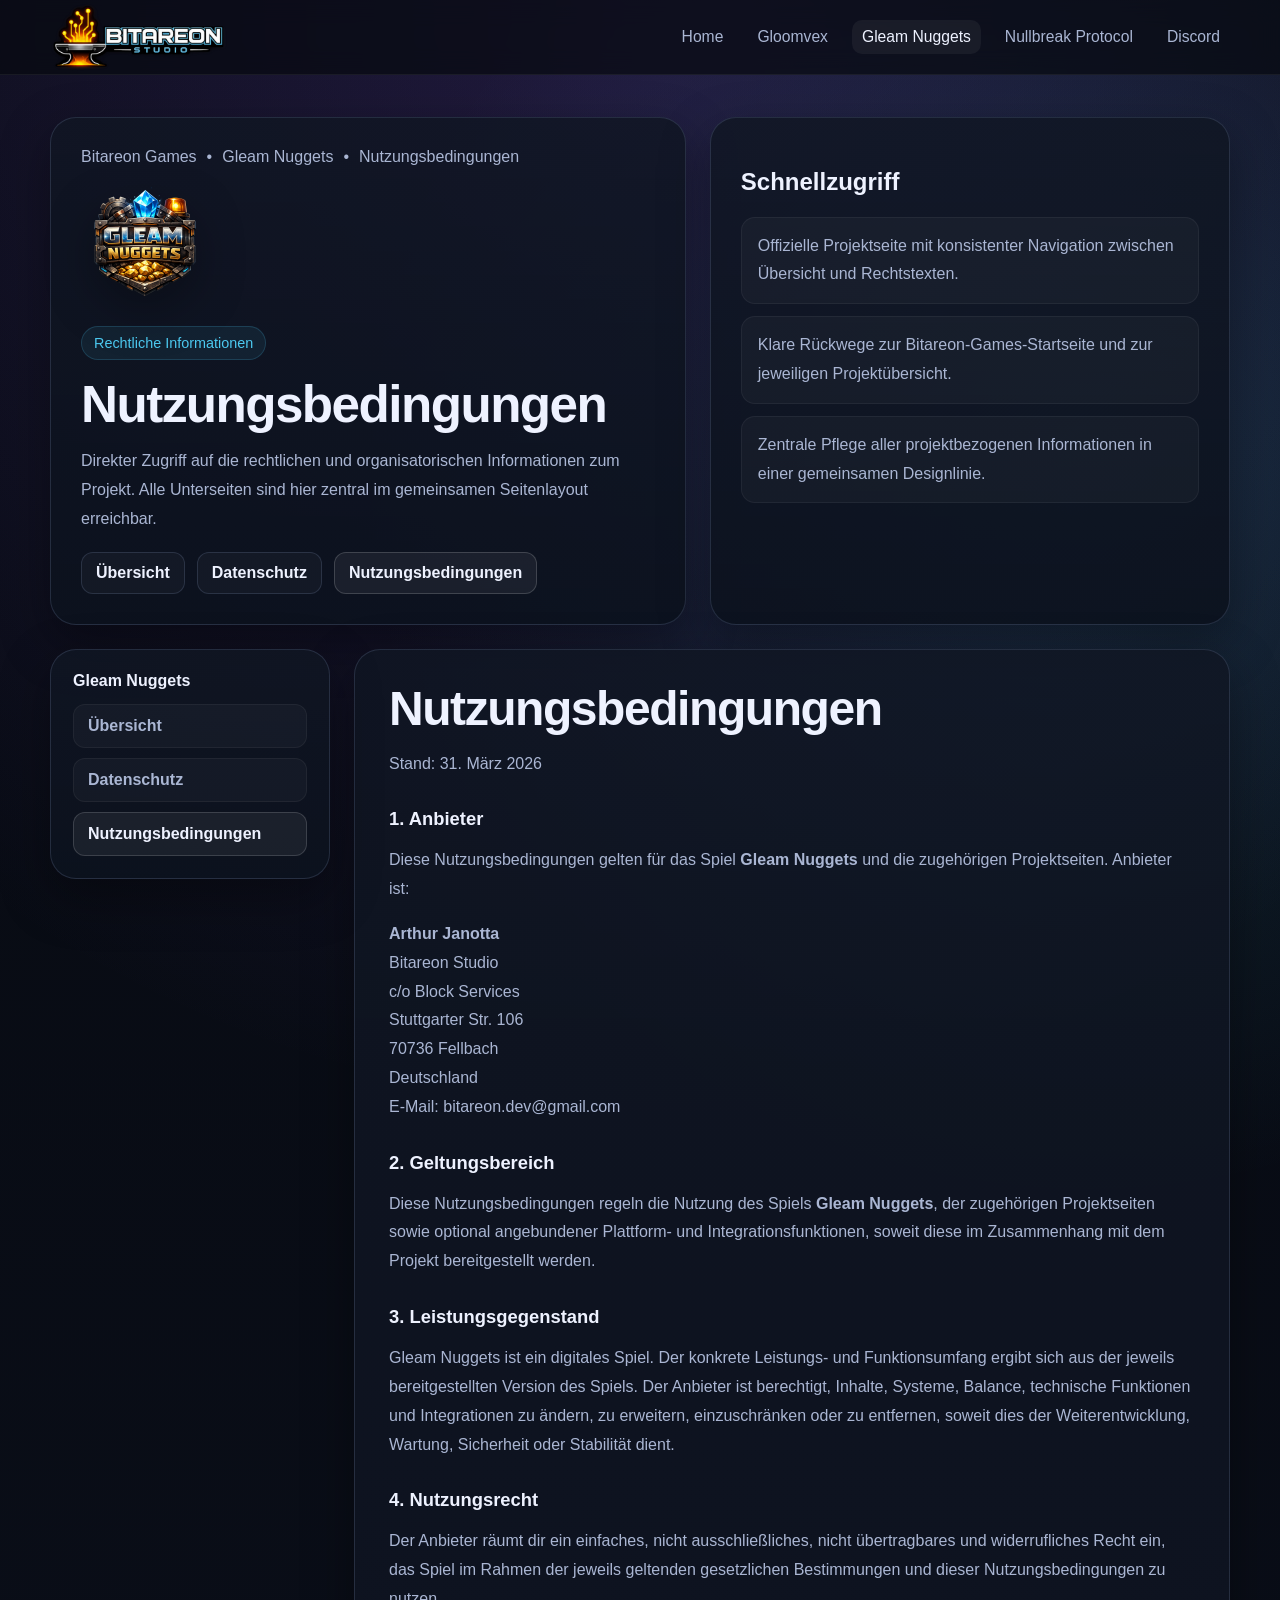
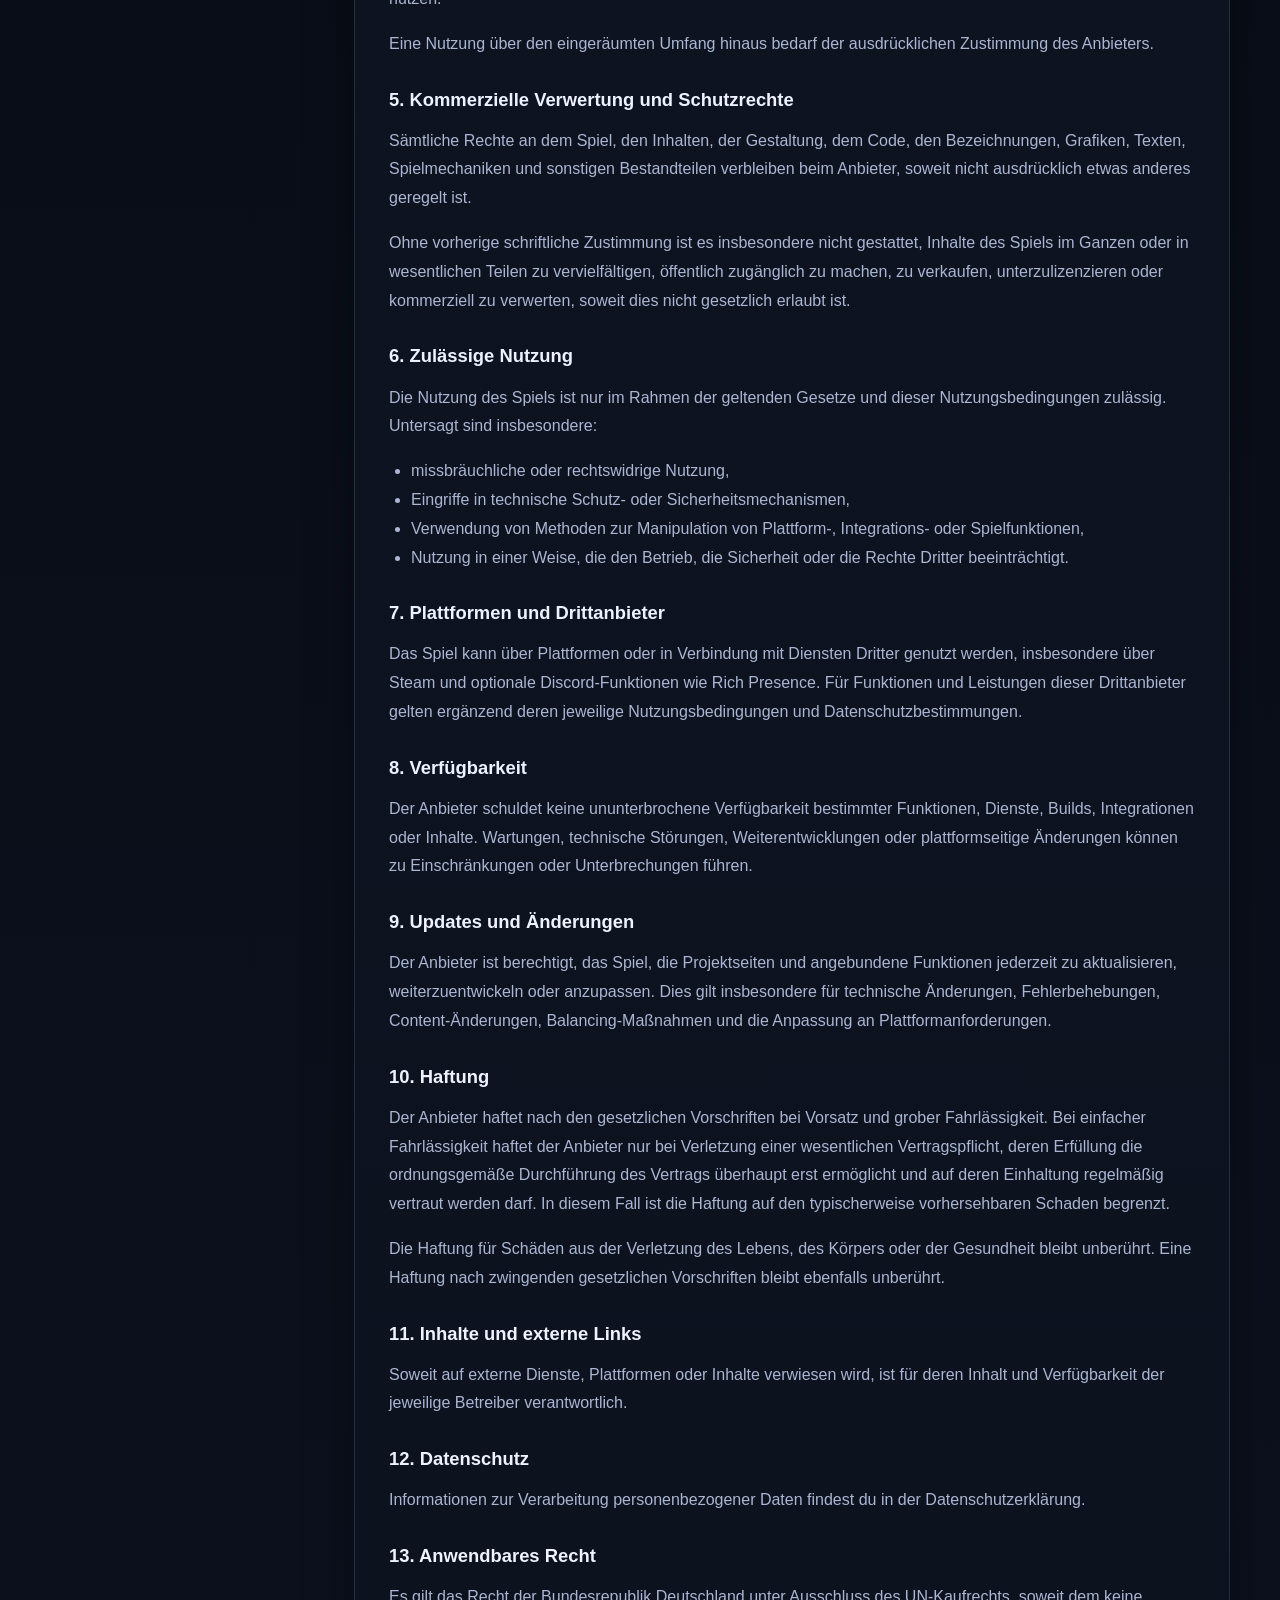
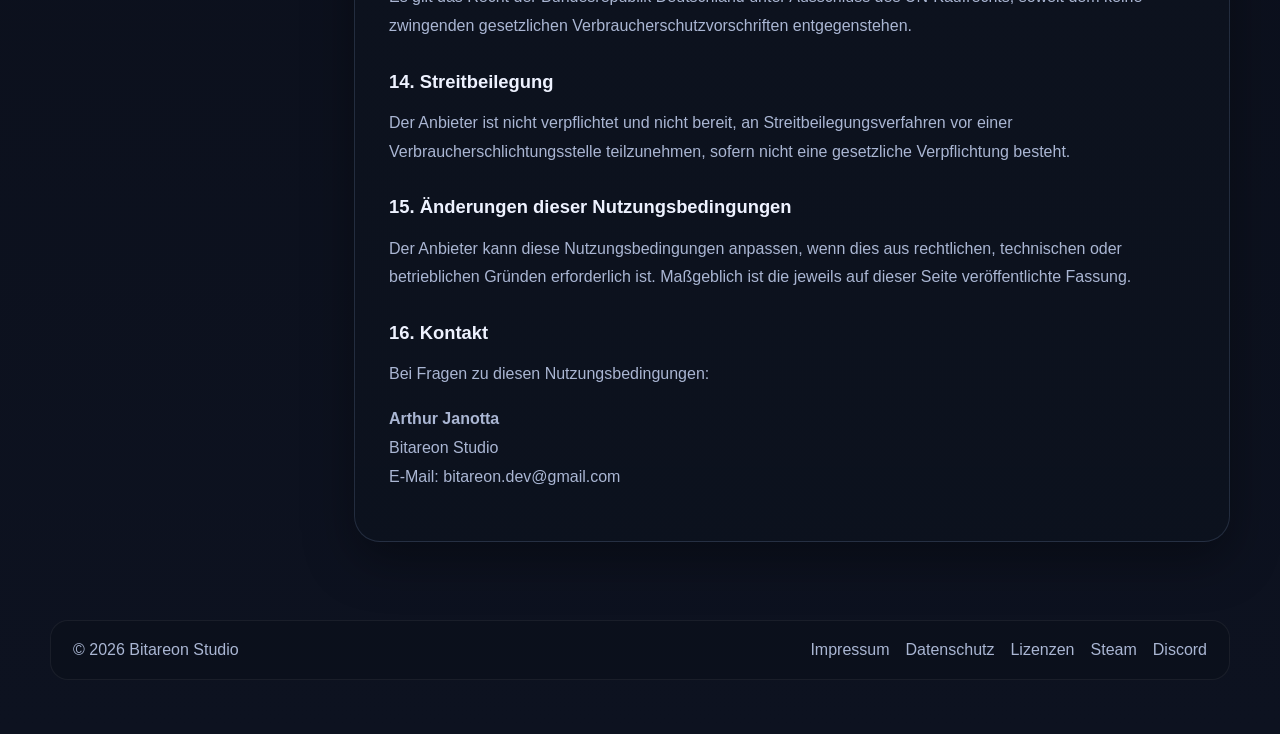
<file: gleam-nuggets/terms.html>
<!DOCTYPE html>
<html lang="de">
<head>
  <meta charset="UTF-8">
  <meta name="viewport" content="width=device-width, initial-scale=1.0">
  <title>Nutzungsbedingungen – Gleam Nuggets</title>
  <meta name="description" content="Nutzungsbedingungen für Gleam Nuggets von Arthur Janotta / Bitareon Studio.">
  <link rel="stylesheet" href="../assets/site.css">
</head>
<body>

  <div class="topbar">
    <div class="container topbar-inner">
      <a class="brand" href="../index.html" aria-label="Bitareon Games Startseite">
        <img class="brand-main-logo" src="../assets/Bitareon_Logo_2000x800.png" alt="Bitareon Games Logo">
      </a>
      <nav class="nav" aria-label="Hauptnavigation">
        <a href="../index.html">Home</a>
        <a href="../gloomvex/">Gloomvex</a>
        <a class="active" href="../gleam-nuggets/">Gleam Nuggets</a>
        <a href="../nullbreak-protocol/">Nullbreak Protocol</a>
        <a href="https://discord.gg/4KWTKk2cNQ" target="_blank" rel="noopener noreferrer">Discord</a>
      </nav>
    </div>
  </div>
  <header class="page-hero">
    <div class="container page-hero-inner">
      <div class="page-head hero-copy">
        <div class="breadcrumbs"><a href="../index.html">Bitareon Games</a><span>•</span><a href="./index.html">Gleam Nuggets</a><span>•</span><span>Nutzungsbedingungen</span></div>
        <img class="project-logo project-logo-square" src="../assets/GleamNuggets_Logo.png" alt="Gleam Nuggets Logo">
        <div class="eyebrow">Rechtliche Informationen</div>
        <h1>Nutzungsbedingungen</h1>
        <p class="lede">Direkter Zugriff auf die rechtlichen und organisatorischen Informationen zum Projekt. Alle Unterseiten sind hier zentral im gemeinsamen Seitenlayout erreichbar.</p>
        <div class="tab-nav"><a href="./index.html">Übersicht</a><a href="./privacy.html">Datenschutz</a><a class="active" href="./terms.html">Nutzungsbedingungen</a></div>
      </div>
      <aside class="page-side hero-side">
        <h2>Schnellzugriff</h2>
        <ul>
          <li>Offizielle Projektseite mit konsistenter Navigation zwischen Übersicht und Rechtstexten.</li>
          <li>Klare Rückwege zur Bitareon-Games-Startseite und zur jeweiligen Projektübersicht.</li>
          <li>Zentrale Pflege aller projektbezogenen Informationen in einer gemeinsamen Designlinie.</li>
        </ul>
      </aside>
    </div>
  </header>
  <main>
    <div class="container legal-layout">
      <aside class="legal-shell">
        <h3>Gleam Nuggets</h3>
        <div class="side-nav"><a href="./index.html">Übersicht</a><a href="./privacy.html">Datenschutz</a><a class="active" href="./terms.html">Nutzungsbedingungen</a></div>
      </aside>
      <article class="content-card">
<h1>Nutzungsbedingungen</h1>
<p class="muted">Stand: 31. März 2026</p>
<h2>1. Anbieter</h2>
<p>
        Diese Nutzungsbedingungen gelten für das Spiel <strong>Gleam Nuggets</strong> und die zugehörigen Projektseiten.
        Anbieter ist:
      </p>
<p>
<strong>Arthur Janotta</strong><br/>
        Bitareon Studio<br/>
        c/o Block Services<br/>
        Stuttgarter Str. 106<br/>
        70736 Fellbach<br/>
        Deutschland<br/>
        E-Mail: <a href="mailto:bitareon.dev@gmail.com">bitareon.dev@gmail.com</a>
</p>
<h2>2. Geltungsbereich</h2>
<p>
        Diese Nutzungsbedingungen regeln die Nutzung des Spiels <strong>Gleam Nuggets</strong>, der zugehörigen
        Projektseiten sowie optional angebundener Plattform- und Integrationsfunktionen, soweit diese im Zusammenhang
        mit dem Projekt bereitgestellt werden.
      </p>
<h2>3. Leistungsgegenstand</h2>
<p>
        Gleam Nuggets ist ein digitales Spiel. Der konkrete Leistungs- und Funktionsumfang ergibt sich aus der jeweils
        bereitgestellten Version des Spiels. Der Anbieter ist berechtigt, Inhalte, Systeme, Balance, technische Funktionen
        und Integrationen zu ändern, zu erweitern, einzuschränken oder zu entfernen, soweit dies der Weiterentwicklung,
        Wartung, Sicherheit oder Stabilität dient.
      </p>
<h2>4. Nutzungsrecht</h2>
<p>
        Der Anbieter räumt dir ein einfaches, nicht ausschließliches, nicht übertragbares und widerrufliches Recht ein,
        das Spiel im Rahmen der jeweils geltenden gesetzlichen Bestimmungen und dieser Nutzungsbedingungen zu nutzen.
      </p>
<p>
        Eine Nutzung über den eingeräumten Umfang hinaus bedarf der ausdrücklichen Zustimmung des Anbieters.
      </p>
<h2>5. Kommerzielle Verwertung und Schutzrechte</h2>
<p>
        Sämtliche Rechte an dem Spiel, den Inhalten, der Gestaltung, dem Code, den Bezeichnungen, Grafiken, Texten,
        Spielmechaniken und sonstigen Bestandteilen verbleiben beim Anbieter, soweit nicht ausdrücklich etwas anderes
        geregelt ist.
      </p>
<p>
        Ohne vorherige schriftliche Zustimmung ist es insbesondere nicht gestattet, Inhalte des Spiels im Ganzen oder
        in wesentlichen Teilen zu vervielfältigen, öffentlich zugänglich zu machen, zu verkaufen, unterzulizenzieren
        oder kommerziell zu verwerten, soweit dies nicht gesetzlich erlaubt ist.
      </p>
<h2>6. Zulässige Nutzung</h2>
<p>
        Die Nutzung des Spiels ist nur im Rahmen der geltenden Gesetze und dieser Nutzungsbedingungen zulässig.
        Untersagt sind insbesondere:
      </p>
<ul>
<li>missbräuchliche oder rechtswidrige Nutzung,</li>
<li>Eingriffe in technische Schutz- oder Sicherheitsmechanismen,</li>
<li>Verwendung von Methoden zur Manipulation von Plattform-, Integrations- oder Spielfunktionen,</li>
<li>Nutzung in einer Weise, die den Betrieb, die Sicherheit oder die Rechte Dritter beeinträchtigt.</li>
</ul>
<h2>7. Plattformen und Drittanbieter</h2>
<p>
        Das Spiel kann über Plattformen oder in Verbindung mit Diensten Dritter genutzt werden, insbesondere über Steam
        und optionale Discord-Funktionen wie Rich Presence. Für Funktionen und Leistungen dieser Drittanbieter gelten
        ergänzend deren jeweilige Nutzungsbedingungen und Datenschutzbestimmungen.
      </p>
<h2>8. Verfügbarkeit</h2>
<p>
        Der Anbieter schuldet keine ununterbrochene Verfügbarkeit bestimmter Funktionen, Dienste, Builds, Integrationen
        oder Inhalte. Wartungen, technische Störungen, Weiterentwicklungen oder plattformseitige Änderungen können zu
        Einschränkungen oder Unterbrechungen führen.
      </p>
<h2>9. Updates und Änderungen</h2>
<p>
        Der Anbieter ist berechtigt, das Spiel, die Projektseiten und angebundene Funktionen jederzeit zu aktualisieren,
        weiterzuentwickeln oder anzupassen. Dies gilt insbesondere für technische Änderungen, Fehlerbehebungen,
        Content-Änderungen, Balancing-Maßnahmen und die Anpassung an Plattformanforderungen.
      </p>
<h2>10. Haftung</h2>
<p>
        Der Anbieter haftet nach den gesetzlichen Vorschriften bei Vorsatz und grober Fahrlässigkeit. Bei einfacher
        Fahrlässigkeit haftet der Anbieter nur bei Verletzung einer wesentlichen Vertragspflicht, deren Erfüllung die
        ordnungsgemäße Durchführung des Vertrags überhaupt erst ermöglicht und auf deren Einhaltung regelmäßig vertraut
        werden darf. In diesem Fall ist die Haftung auf den typischerweise vorhersehbaren Schaden begrenzt.
      </p>
<p>
        Die Haftung für Schäden aus der Verletzung des Lebens, des Körpers oder der Gesundheit bleibt unberührt.
        Eine Haftung nach zwingenden gesetzlichen Vorschriften bleibt ebenfalls unberührt.
      </p>
<h2>11. Inhalte und externe Links</h2>
<p>
        Soweit auf externe Dienste, Plattformen oder Inhalte verwiesen wird, ist für deren Inhalt und Verfügbarkeit
        der jeweilige Betreiber verantwortlich.
      </p>
<h2>12. Datenschutz</h2>
<p>
        Informationen zur Verarbeitung personenbezogener Daten findest du in der
        <a href="./privacy.html">Datenschutzerklärung</a>.
      </p>
<h2>13. Anwendbares Recht</h2>
<p>
        Es gilt das Recht der Bundesrepublik Deutschland unter Ausschluss des UN-Kaufrechts, soweit dem keine zwingenden
        gesetzlichen Verbraucherschutzvorschriften entgegenstehen.
      </p>
<h2>14. Streitbeilegung</h2>
<p>
        Der Anbieter ist nicht verpflichtet und nicht bereit, an Streitbeilegungsverfahren vor einer
        Verbraucherschlichtungsstelle teilzunehmen, sofern nicht eine gesetzliche Verpflichtung besteht.
      </p>
<h2>15. Änderungen dieser Nutzungsbedingungen</h2>
<p>
        Der Anbieter kann diese Nutzungsbedingungen anpassen, wenn dies aus rechtlichen, technischen oder betrieblichen
        Gründen erforderlich ist. Maßgeblich ist die jeweils auf dieser Seite veröffentlichte Fassung.
      </p>
<h2>16. Kontakt</h2>
<p>
        Bei Fragen zu diesen Nutzungsbedingungen:
      </p>
<p>
<strong>Arthur Janotta</strong><br/>
        Bitareon Studio<br/>
        E-Mail: <a href="mailto:bitareon.dev@gmail.com">bitareon.dev@gmail.com</a>
</p>
</article>
    </div>
  </main>

  <footer>
    <div class="container">
      <div class="footer-box">
        <div>© 2026 Bitareon Studio</div>
        <div class="footer-links">
          <a href="../gloomvex/imprint.html">Impressum</a>
          <a href="../gloomvex/privacy.html">Datenschutz</a>
          <a href="../gloomvex/licenses.html">Lizenzen</a>
          <a href="https://store.steampowered.com/app/4449700/Gloomvex/" target="_blank" rel="noopener noreferrer">Steam</a>
          <a href="https://discord.gg/4KWTKk2cNQ" target="_blank" rel="noopener noreferrer">Discord</a>
        </div>
      </div>
    </div>
  </footer>
</body>
</html>
</file>
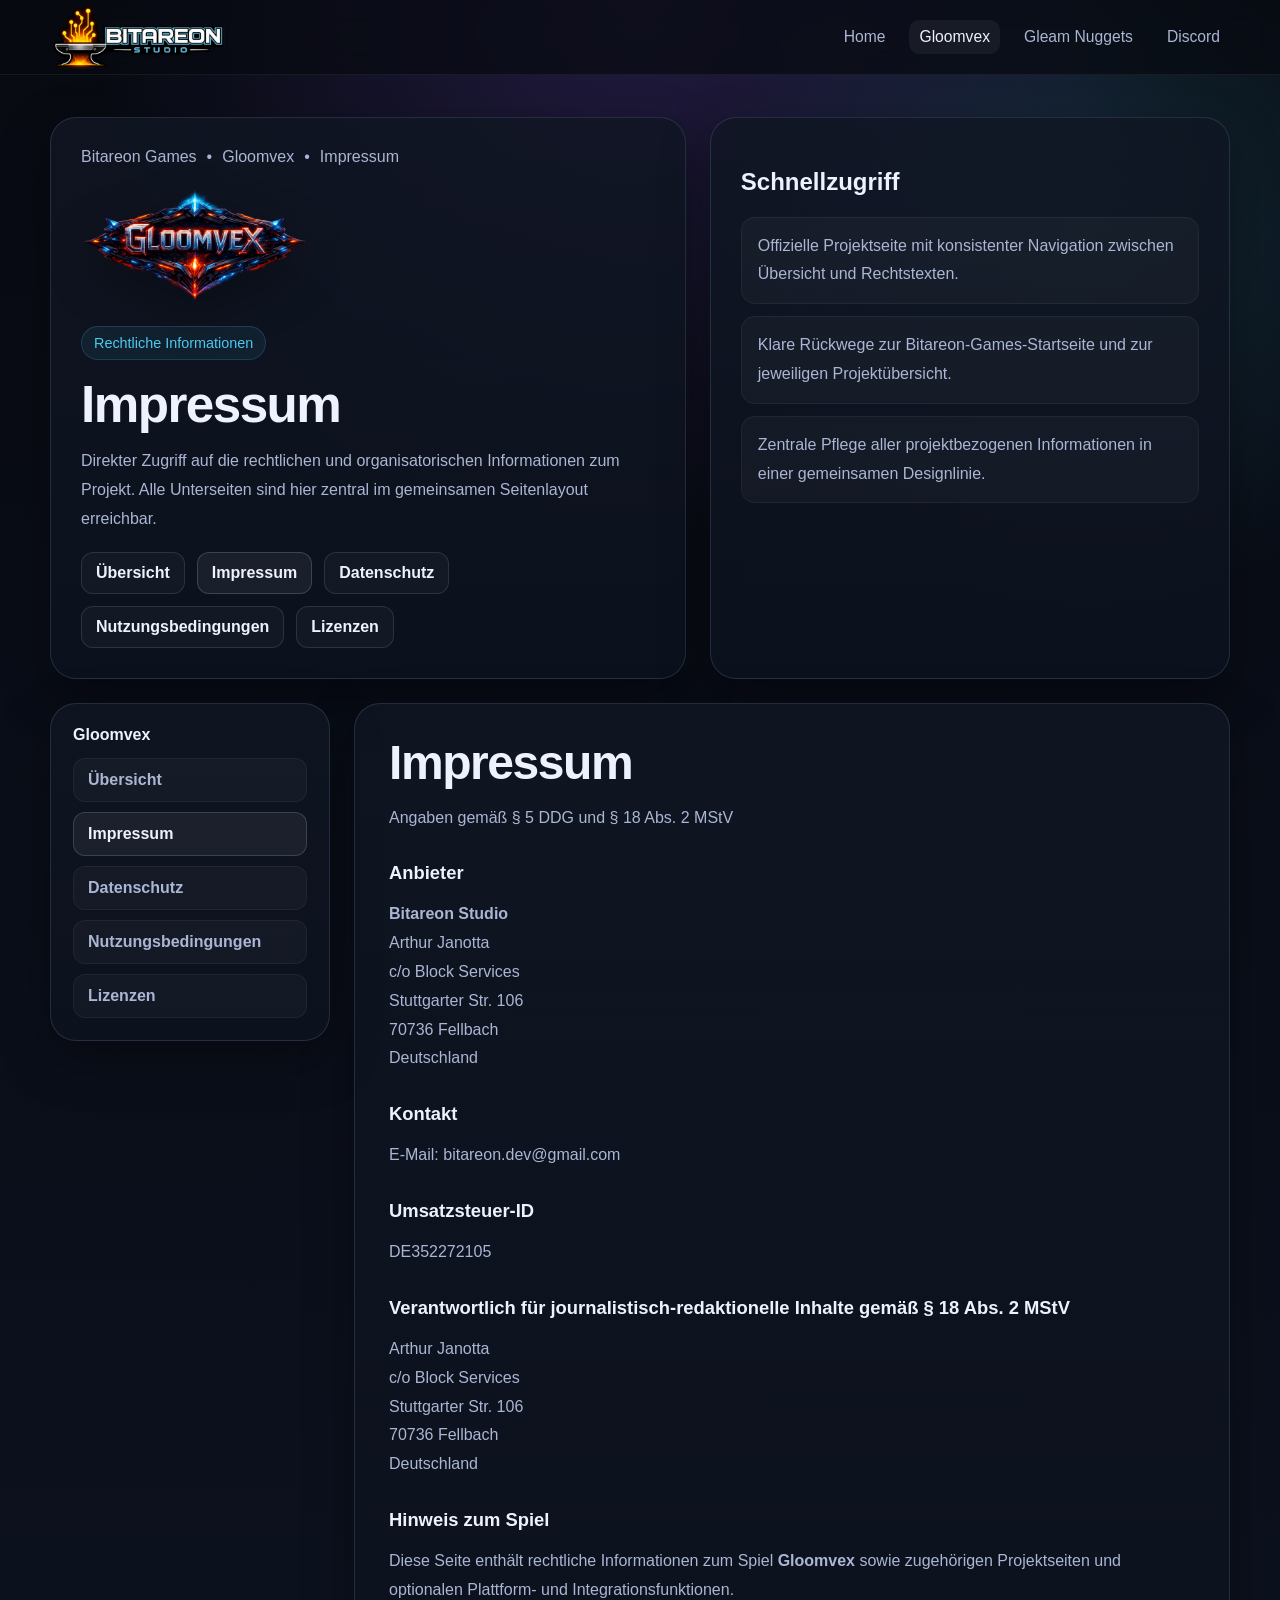
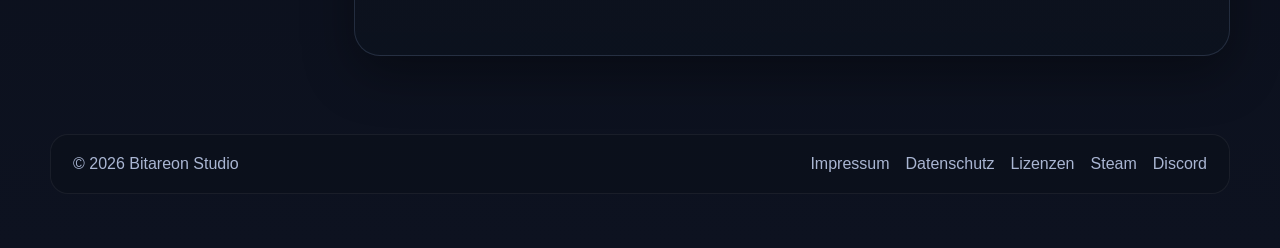
<file: gloomvex/imprint.html>
<!DOCTYPE html>
<html lang="de">
<head>
  <meta charset="UTF-8">
  <meta name="viewport" content="width=device-width, initial-scale=1.0">
  <title>Impressum – Gloomvex</title>
  <meta name="description" content="Impressum für Gloomvex von Bitareon Studio.">
  <link rel="stylesheet" href="../assets/site.css">
</head>
<body>

  <div class="topbar">
    <div class="container topbar-inner">
      <a class="brand" href="../index.html" aria-label="Bitareon Games Startseite">
        <img class="brand-main-logo" src="../assets/Bitareon_Logo_2000x800.png" alt="Bitareon Games Logo">
      </a>
      <nav class="nav" aria-label="Hauptnavigation">
        <a href="../index.html">Home</a>
        <a class="active" href="../gloomvex/">Gloomvex</a>
        <a href="../gleam-nuggets/">Gleam Nuggets</a>
        <a href="https://discord.gg/4KWTKk2cNQ" target="_blank" rel="noopener noreferrer">Discord</a>
      </nav>
    </div>
  </div>
  <header class="page-hero">
    <div class="container page-hero-inner">
      <div class="page-head hero-copy">
        <div class="breadcrumbs"><a href="../index.html">Bitareon Games</a><span>•</span><a href="./index.html">Gloomvex</a><span>•</span><span>Impressum</span></div>
        <img class="project-logo project-logo-wide" src="../assets/Gloomvex Logo 1280x720.png" alt="Gloomvex Logo">
        <div class="eyebrow">Rechtliche Informationen</div>
        <h1>Impressum</h1>
        <p class="lede">Direkter Zugriff auf die rechtlichen und organisatorischen Informationen zum Projekt. Alle Unterseiten sind hier zentral im gemeinsamen Seitenlayout erreichbar.</p>
        <div class="tab-nav"><a href="./index.html">Übersicht</a><a class="active" href="./imprint.html">Impressum</a><a href="./privacy.html">Datenschutz</a><a href="./terms.html">Nutzungsbedingungen</a><a href="./licenses.html">Lizenzen</a></div>
      </div>
      <aside class="page-side hero-side">
        <h2>Schnellzugriff</h2>
        <ul>
          <li>Offizielle Projektseite mit konsistenter Navigation zwischen Übersicht und Rechtstexten.</li>
          <li>Klare Rückwege zur Bitareon-Games-Startseite und zur jeweiligen Projektübersicht.</li>
          <li>Zentrale Pflege aller projektbezogenen Informationen in einer gemeinsamen Designlinie.</li>
        </ul>
      </aside>
    </div>
  </header>
  <main>
    <div class="container legal-layout">
      <aside class="legal-shell">
        <h3>Gloomvex</h3>
        <div class="side-nav"><a href="./index.html">Übersicht</a><a class="active" href="./imprint.html">Impressum</a><a href="./privacy.html">Datenschutz</a><a href="./terms.html">Nutzungsbedingungen</a><a href="./licenses.html">Lizenzen</a></div>
      </aside>
      <article class="content-card">
<h1>Impressum</h1>
<p class="muted">Angaben gemäß § 5 DDG und § 18 Abs. 2 MStV</p>
<h2>Anbieter</h2>
<p>
<strong>Bitareon Studio</strong><br/>
        Arthur Janotta<br/>
        c/o Block Services<br/>
        Stuttgarter Str. 106<br/>
        70736 Fellbach<br/>
        Deutschland
      </p>
<h2>Kontakt</h2>
<p>
        E-Mail: <a href="mailto:bitareon.dev@gmail.com">bitareon.dev@gmail.com</a>
</p>
<h2>Umsatzsteuer-ID</h2>
<p>DE352272105</p>
<h2>Verantwortlich für journalistisch-redaktionelle Inhalte gemäß § 18 Abs. 2 MStV</h2>
<p>
        Arthur Janotta<br/>
        c/o Block Services<br/>
        Stuttgarter Str. 106<br/>
        70736 Fellbach<br/>
        Deutschland
      </p>
<h2>Hinweis zum Spiel</h2>
<p>
        Diese Seite enthält rechtliche Informationen zum Spiel <strong>Gloomvex</strong> sowie zugehörigen Projektseiten und optionalen Plattform- und Integrationsfunktionen.
      </p>
</article>
    </div>
  </main>

  <footer>
    <div class="container">
      <div class="footer-box">
        <div>© 2026 Bitareon Studio</div>
        <div class="footer-links">
          <a href="../gloomvex/imprint.html">Impressum</a>
          <a href="../gloomvex/privacy.html">Datenschutz</a>
          <a href="../gloomvex/licenses.html">Lizenzen</a>
          <a href="https://store.steampowered.com/app/4449700/Gloomvex/" target="_blank" rel="noopener noreferrer">Steam</a>
          <a href="https://discord.gg/4KWTKk2cNQ" target="_blank" rel="noopener noreferrer">Discord</a>
        </div>
      </div>
    </div>
  </footer>
</body>
</html>
</file>
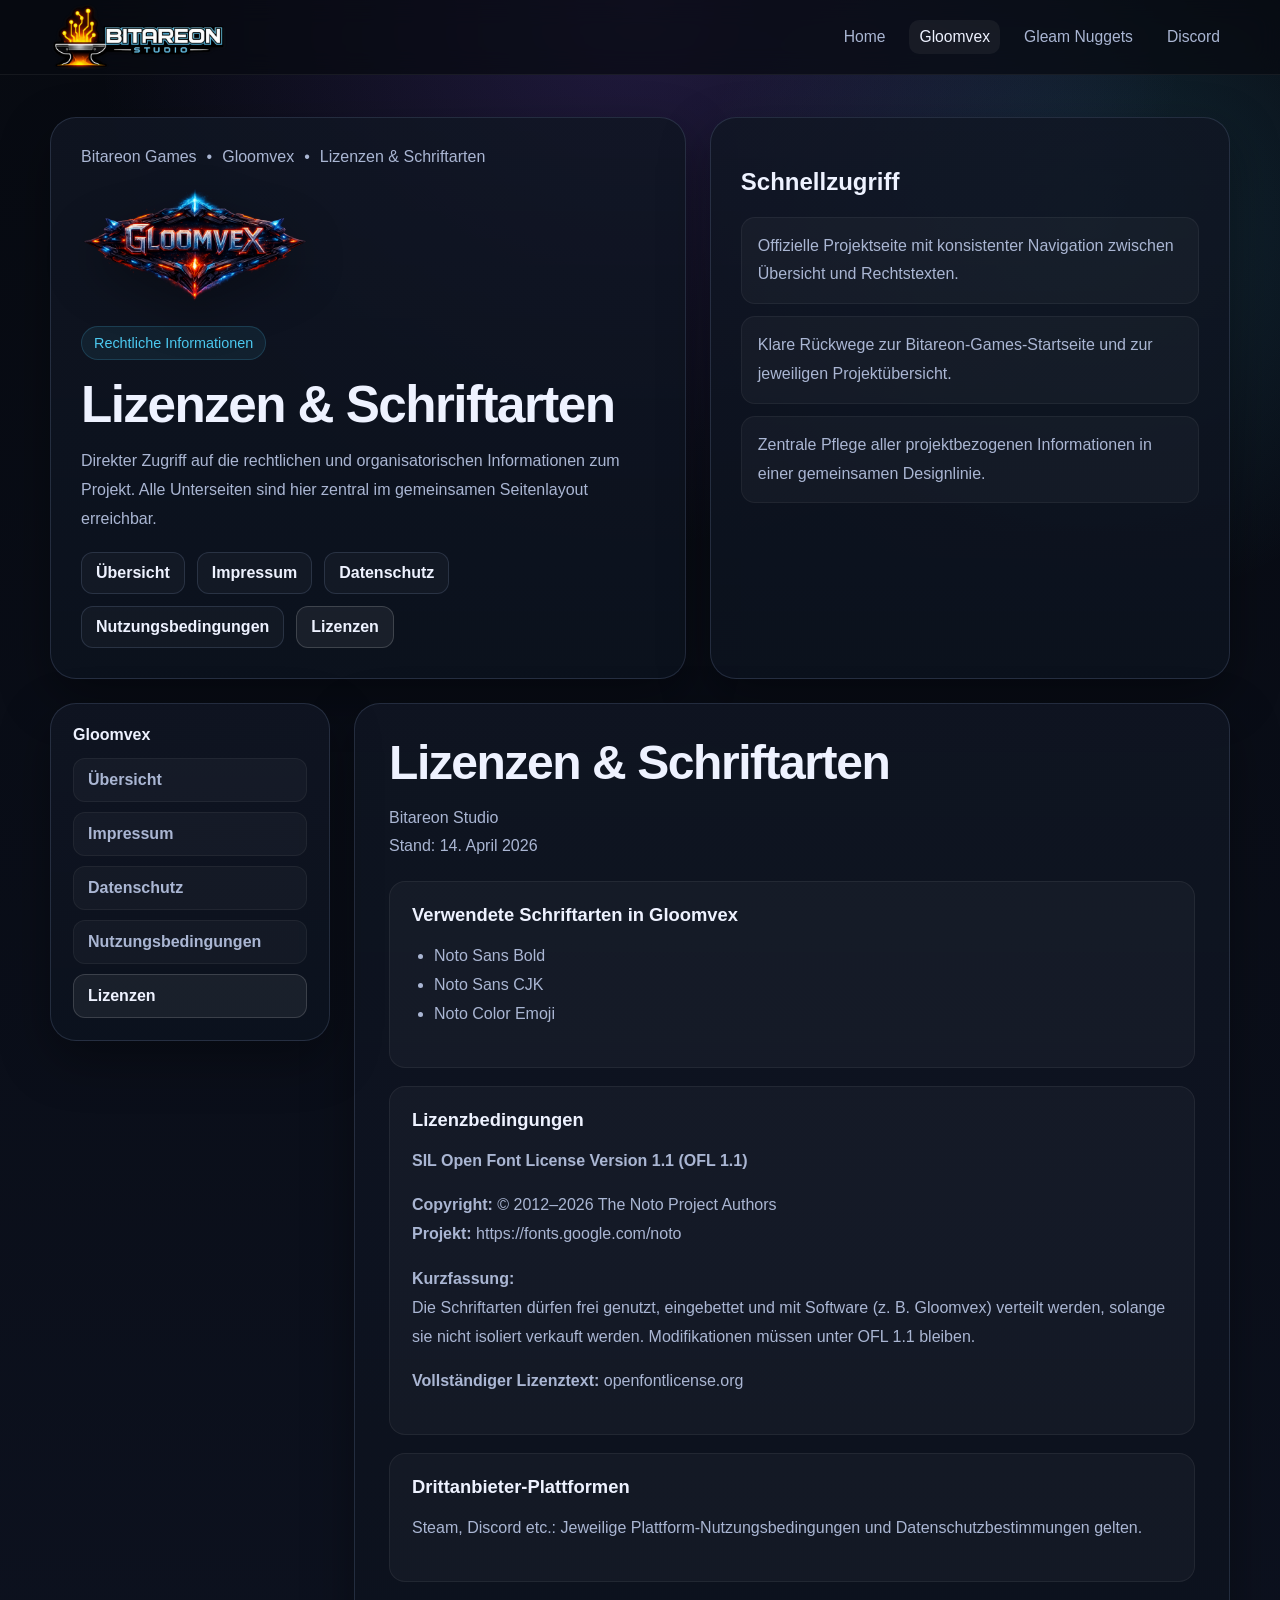
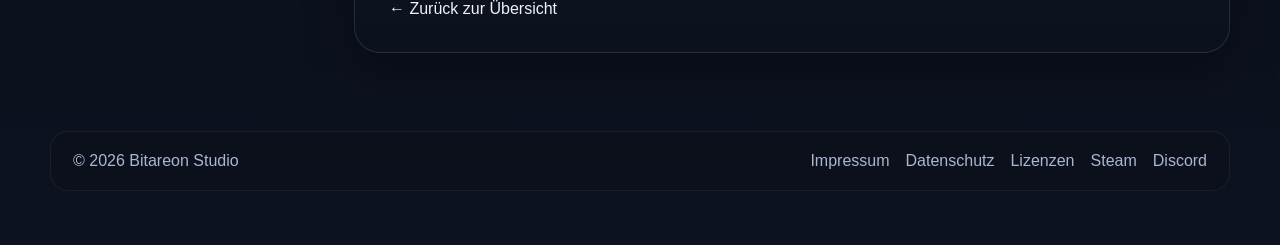
<file: gloomvex/licenses.html>
<!DOCTYPE html>
<html lang="de">
<head>
  <meta charset="UTF-8">
  <meta name="viewport" content="width=device-width, initial-scale=1.0">
  <title>Lizenzen & Schriftarten – Gloomvex</title>
  <meta name="description" content="Lizenz- und Font-Hinweise für Gloomvex von Bitareon Studio.">
  <link rel="stylesheet" href="../assets/site.css">
</head>
<body>

  <div class="topbar">
    <div class="container topbar-inner">
      <a class="brand" href="../index.html" aria-label="Bitareon Games Startseite">
        <img class="brand-main-logo" src="../assets/Bitareon_Logo_2000x800.png" alt="Bitareon Games Logo">
      </a>
      <nav class="nav" aria-label="Hauptnavigation">
        <a href="../index.html">Home</a>
        <a class="active" href="../gloomvex/">Gloomvex</a>
        <a href="../gleam-nuggets/">Gleam Nuggets</a>
        <a href="https://discord.gg/4KWTKk2cNQ" target="_blank" rel="noopener noreferrer">Discord</a>
      </nav>
    </div>
  </div>
  <header class="page-hero">
    <div class="container page-hero-inner">
      <div class="page-head hero-copy">
        <div class="breadcrumbs"><a href="../index.html">Bitareon Games</a><span>•</span><a href="./index.html">Gloomvex</a><span>•</span><span>Lizenzen & Schriftarten</span></div>
        <img class="project-logo project-logo-wide" src="../assets/Gloomvex Logo 1280x720.png" alt="Gloomvex Logo">
        <div class="eyebrow">Rechtliche Informationen</div>
        <h1>Lizenzen & Schriftarten</h1>
        <p class="lede">Direkter Zugriff auf die rechtlichen und organisatorischen Informationen zum Projekt. Alle Unterseiten sind hier zentral im gemeinsamen Seitenlayout erreichbar.</p>
        <div class="tab-nav"><a href="./index.html">Übersicht</a><a href="./imprint.html">Impressum</a><a href="./privacy.html">Datenschutz</a><a href="./terms.html">Nutzungsbedingungen</a><a class="active" href="./licenses.html">Lizenzen</a></div>
      </div>
      <aside class="page-side hero-side">
        <h2>Schnellzugriff</h2>
        <ul>
          <li>Offizielle Projektseite mit konsistenter Navigation zwischen Übersicht und Rechtstexten.</li>
          <li>Klare Rückwege zur Bitareon-Games-Startseite und zur jeweiligen Projektübersicht.</li>
          <li>Zentrale Pflege aller projektbezogenen Informationen in einer gemeinsamen Designlinie.</li>
        </ul>
      </aside>
    </div>
  </header>
  <main>
    <div class="container legal-layout">
      <aside class="legal-shell">
        <h3>Gloomvex</h3>
        <div class="side-nav"><a href="./index.html">Übersicht</a><a href="./imprint.html">Impressum</a><a href="./privacy.html">Datenschutz</a><a href="./terms.html">Nutzungsbedingungen</a><a class="active" href="./licenses.html">Lizenzen</a></div>
      </aside>
      <article class="content-card">
<h1>Lizenzen &amp; Schriftarten</h1>
<p class="meta">
      Bitareon Studio<br/>
      Stand: 14. April 2026
    </p>
<div class="box">
<h2>Verwendete Schriftarten in Gloomvex</h2>
<ul>
<li>Noto Sans Bold</li>
<li>Noto Sans CJK</li>
<li>Noto Color Emoji</li>
</ul>
</div>
<div class="box">
<h2>Lizenzbedingungen</h2>
<p><strong>SIL Open Font License Version 1.1 (OFL 1.1)</strong></p>
<p>
<strong>Copyright:</strong> © 2012–2026 The Noto Project Authors<br/>
<strong>Projekt:</strong> <a href="https://fonts.google.com/noto" rel="noopener noreferrer" target="_blank">https://fonts.google.com/noto</a>
</p>
<p>
<strong>Kurzfassung:</strong><br/>
        Die Schriftarten dürfen frei genutzt, eingebettet und mit Software
        (z. B. Gloomvex) verteilt werden, solange sie nicht isoliert verkauft werden.
        Modifikationen müssen unter OFL 1.1 bleiben.
      </p>
<p>
<strong>Vollständiger Lizenztext:</strong>
<a href="https://openfontlicense.org" rel="noopener noreferrer" target="_blank">openfontlicense.org</a>
</p>
</div>
<div class="box">
<h2>Drittanbieter-Plattformen</h2>
<p>
        Steam, Discord etc.: Jeweilige Plattform-Nutzungsbedingungen und
        Datenschutzbestimmungen gelten.
      </p>
</div>
<a class="back-link" href="index.html">← Zurück zur Übersicht</a>
</article>
    </div>
  </main>

  <footer>
    <div class="container">
      <div class="footer-box">
        <div>© 2026 Bitareon Studio</div>
        <div class="footer-links">
          <a href="../gloomvex/imprint.html">Impressum</a>
          <a href="../gloomvex/privacy.html">Datenschutz</a>
          <a href="../gloomvex/licenses.html">Lizenzen</a>
          <a href="https://store.steampowered.com/app/4449700/Gloomvex/" target="_blank" rel="noopener noreferrer">Steam</a>
          <a href="https://discord.gg/4KWTKk2cNQ" target="_blank" rel="noopener noreferrer">Discord</a>
        </div>
      </div>
    </div>
  </footer>
</body>
</html>
</file>
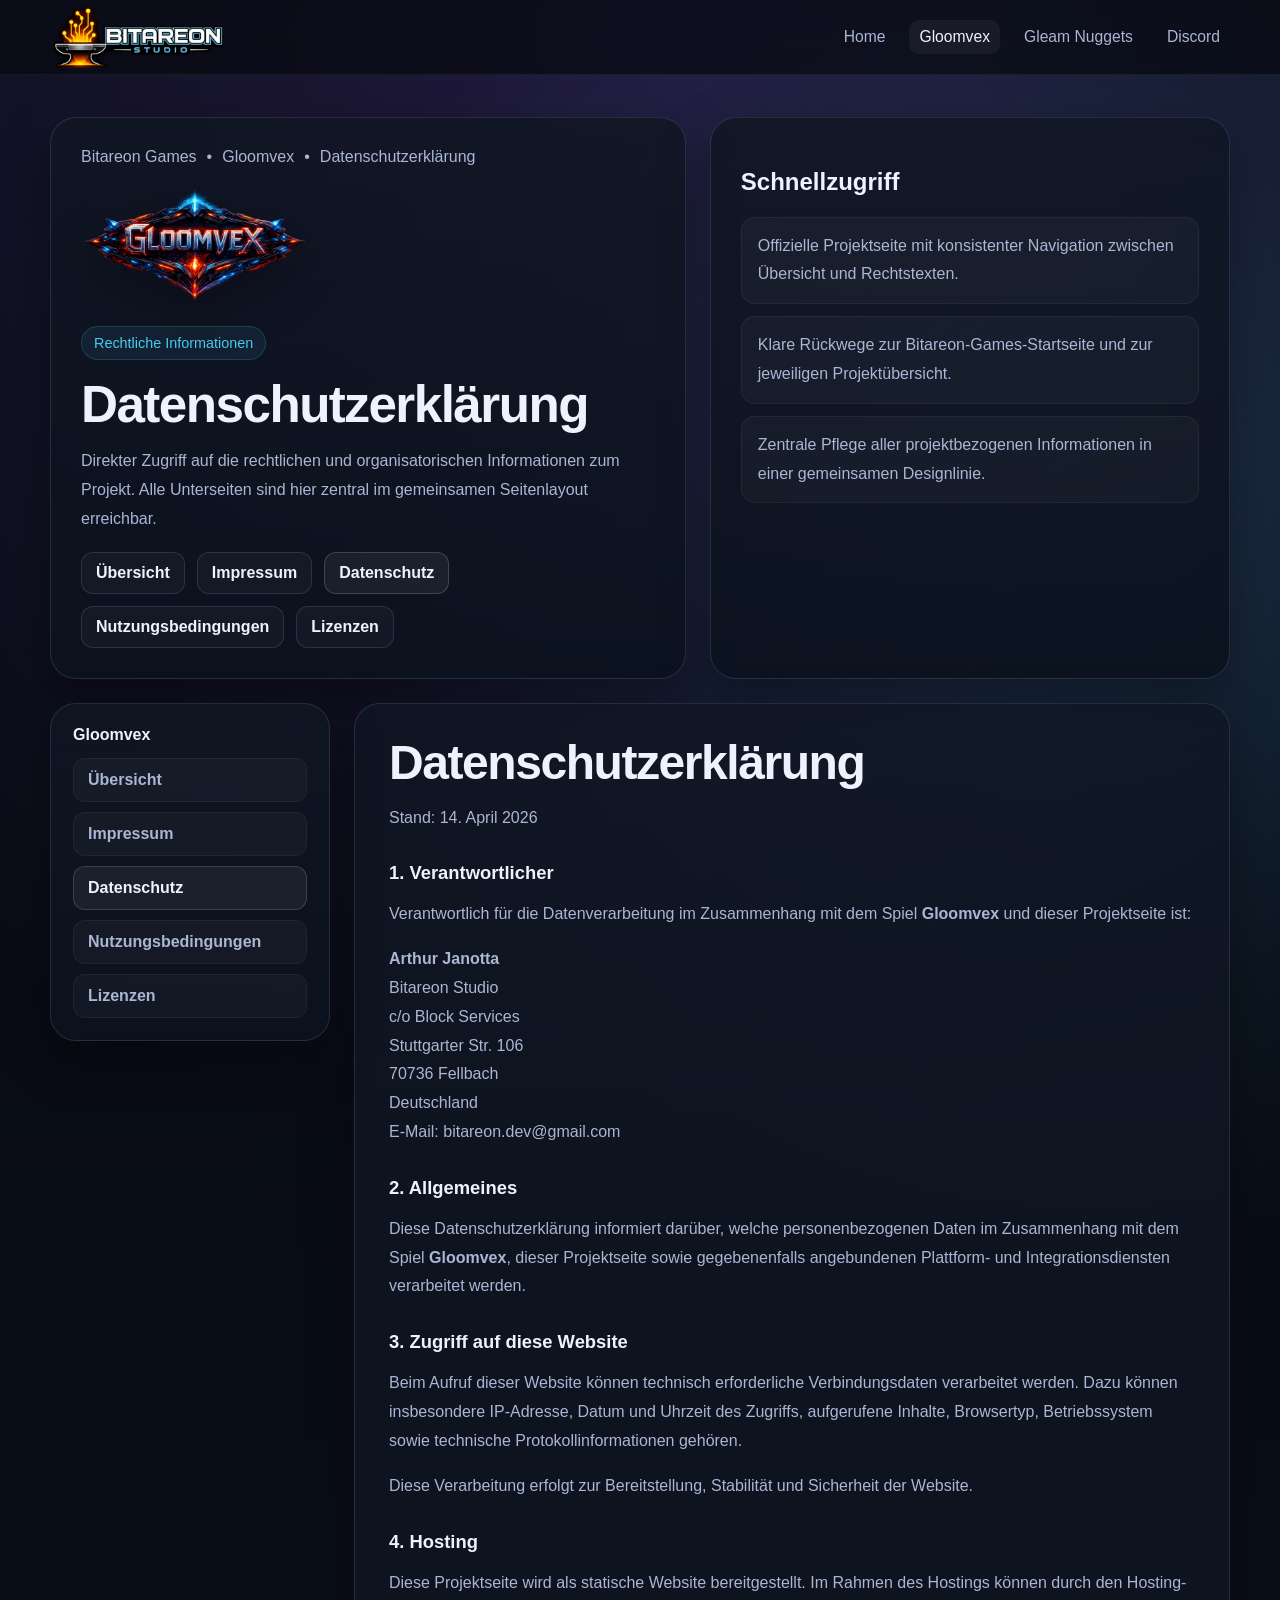
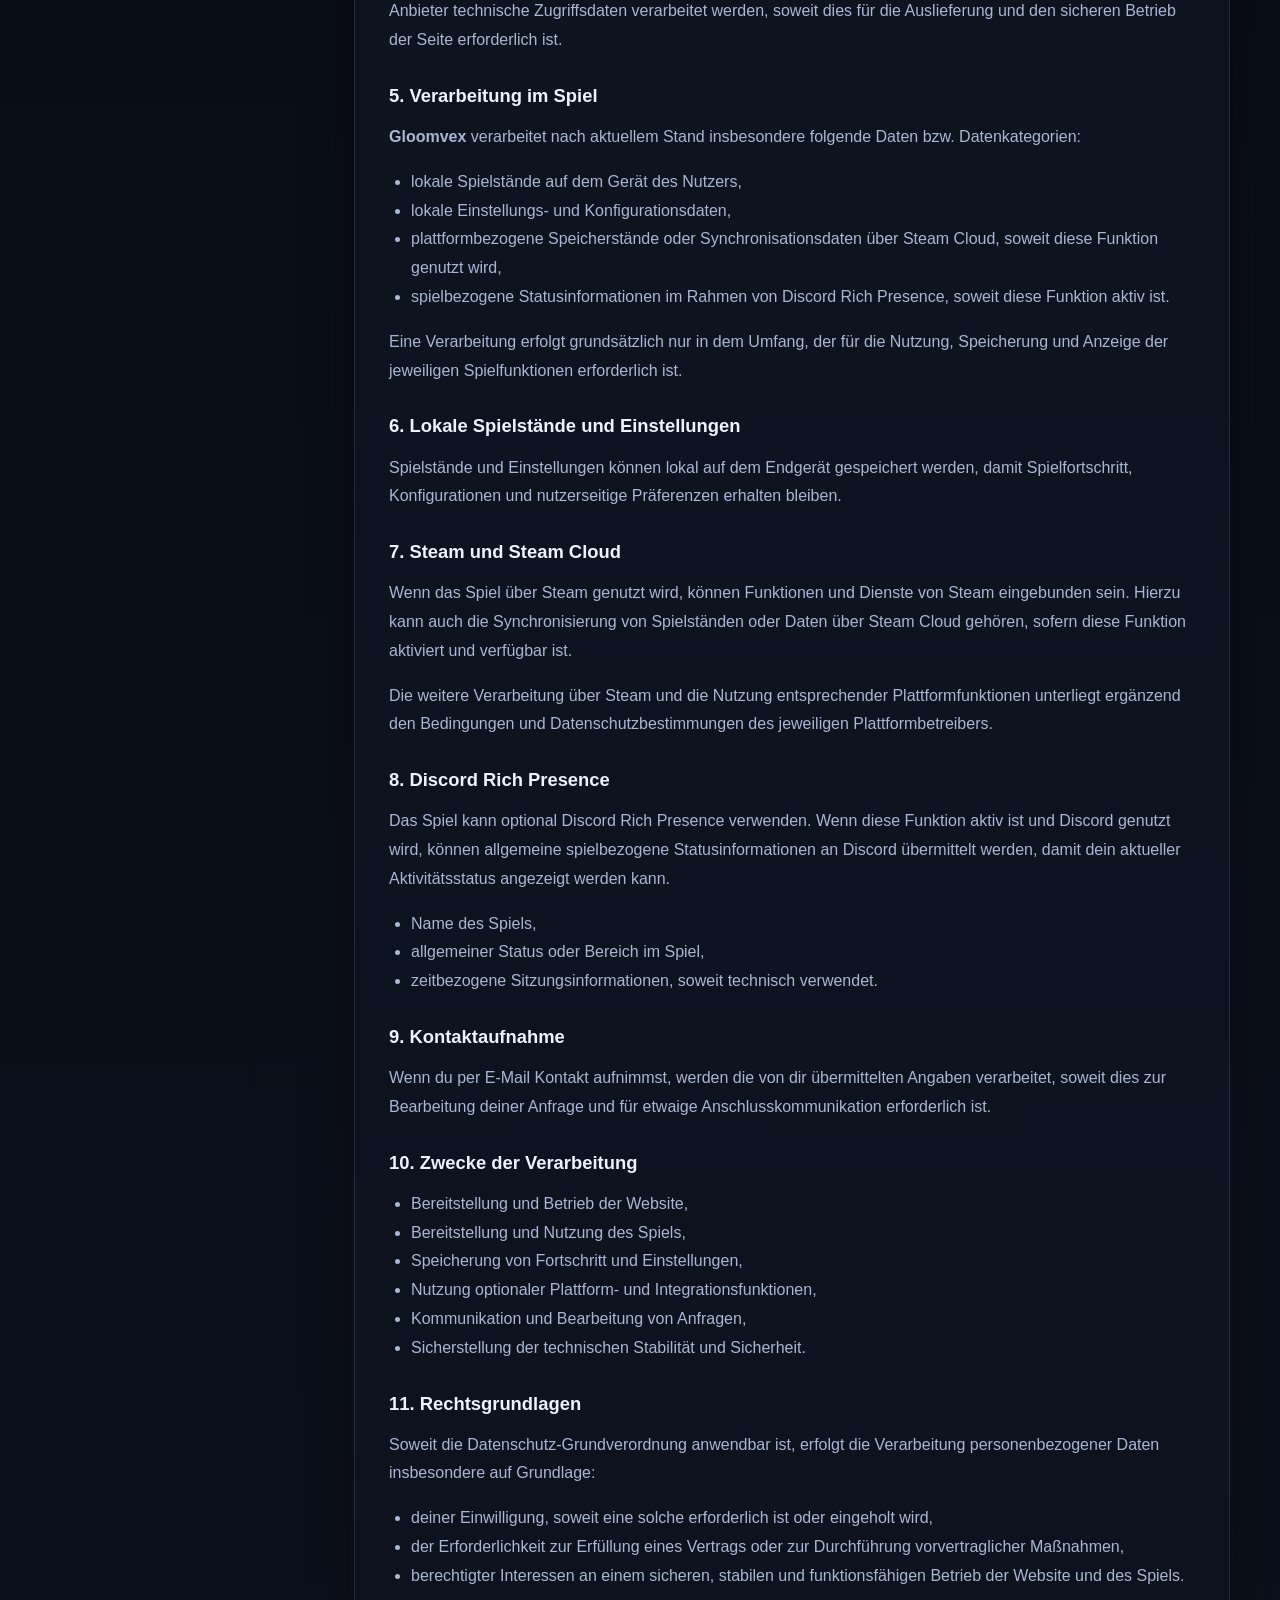
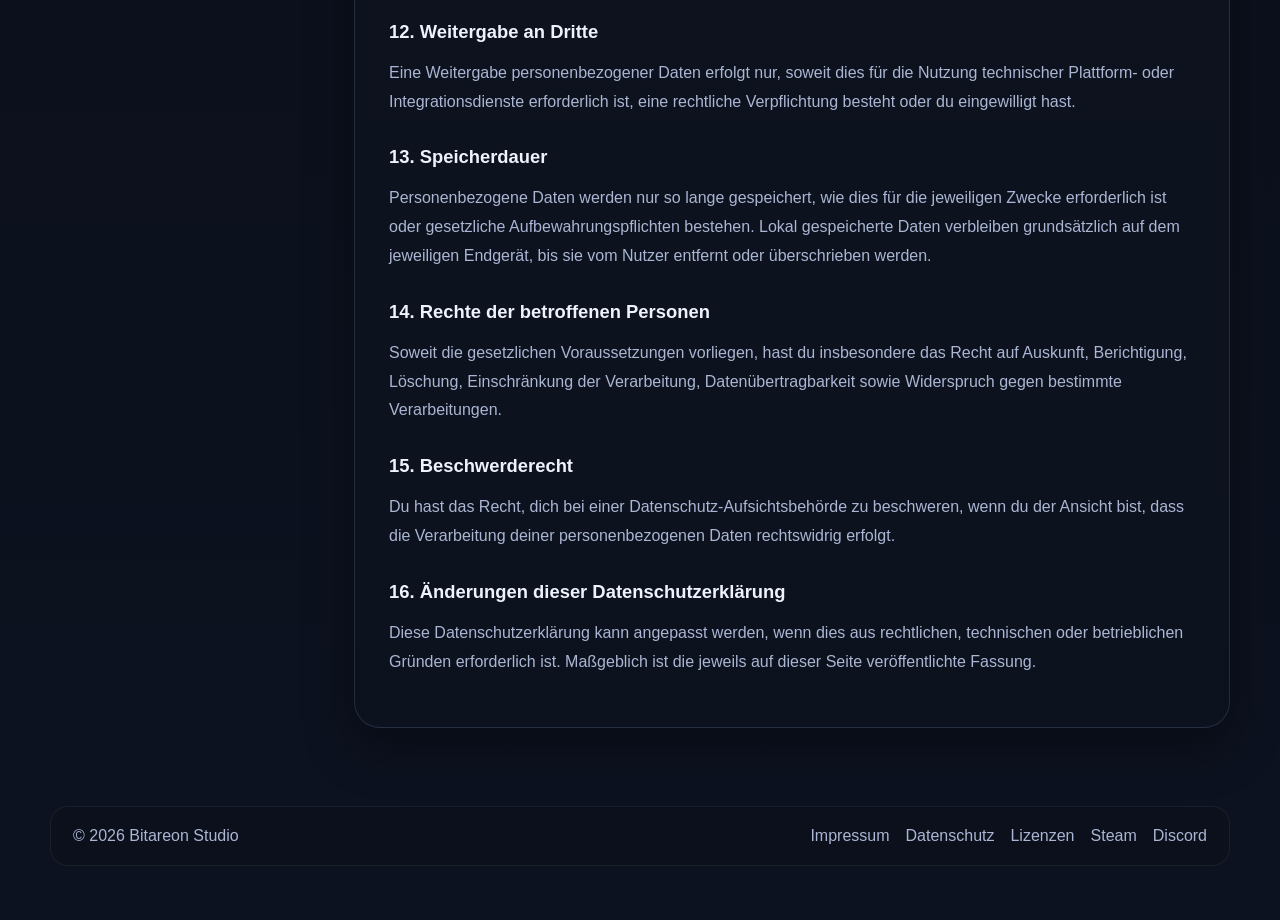
<file: gloomvex/privacy.html>
<!DOCTYPE html>
<html lang="de">
<head>
  <meta charset="UTF-8">
  <meta name="viewport" content="width=device-width, initial-scale=1.0">
  <title>Datenschutzerklärung – Gloomvex</title>
  <meta name="description" content="Datenschutzerklärung für Gloomvex von Arthur Janotta / Bitareon Studio.">
  <link rel="stylesheet" href="../assets/site.css">
</head>
<body>

  <div class="topbar">
    <div class="container topbar-inner">
      <a class="brand" href="../index.html" aria-label="Bitareon Games Startseite">
        <img class="brand-main-logo" src="../assets/Bitareon_Logo_2000x800.png" alt="Bitareon Games Logo">
      </a>
      <nav class="nav" aria-label="Hauptnavigation">
        <a href="../index.html">Home</a>
        <a class="active" href="../gloomvex/">Gloomvex</a>
        <a href="../gleam-nuggets/">Gleam Nuggets</a>
        <a href="https://discord.gg/4KWTKk2cNQ" target="_blank" rel="noopener noreferrer">Discord</a>
      </nav>
    </div>
  </div>
  <header class="page-hero">
    <div class="container page-hero-inner">
      <div class="page-head hero-copy">
        <div class="breadcrumbs"><a href="../index.html">Bitareon Games</a><span>•</span><a href="./index.html">Gloomvex</a><span>•</span><span>Datenschutzerklärung</span></div>
        <img class="project-logo project-logo-wide" src="../assets/Gloomvex Logo 1280x720.png" alt="Gloomvex Logo">
        <div class="eyebrow">Rechtliche Informationen</div>
        <h1>Datenschutzerklärung</h1>
        <p class="lede">Direkter Zugriff auf die rechtlichen und organisatorischen Informationen zum Projekt. Alle Unterseiten sind hier zentral im gemeinsamen Seitenlayout erreichbar.</p>
        <div class="tab-nav"><a href="./index.html">Übersicht</a><a href="./imprint.html">Impressum</a><a class="active" href="./privacy.html">Datenschutz</a><a href="./terms.html">Nutzungsbedingungen</a><a href="./licenses.html">Lizenzen</a></div>
      </div>
      <aside class="page-side hero-side">
        <h2>Schnellzugriff</h2>
        <ul>
          <li>Offizielle Projektseite mit konsistenter Navigation zwischen Übersicht und Rechtstexten.</li>
          <li>Klare Rückwege zur Bitareon-Games-Startseite und zur jeweiligen Projektübersicht.</li>
          <li>Zentrale Pflege aller projektbezogenen Informationen in einer gemeinsamen Designlinie.</li>
        </ul>
      </aside>
    </div>
  </header>
  <main>
    <div class="container legal-layout">
      <aside class="legal-shell">
        <h3>Gloomvex</h3>
        <div class="side-nav"><a href="./index.html">Übersicht</a><a href="./imprint.html">Impressum</a><a class="active" href="./privacy.html">Datenschutz</a><a href="./terms.html">Nutzungsbedingungen</a><a href="./licenses.html">Lizenzen</a></div>
      </aside>
      <article class="content-card">
<h1>Datenschutzerklärung</h1>
<p class="muted">Stand: 14. April 2026</p>
<h2>1. Verantwortlicher</h2>
<p>
        Verantwortlich für die Datenverarbeitung im Zusammenhang mit dem Spiel <strong>Gloomvex</strong>
        und dieser Projektseite ist:
      </p>
<p>
<strong>Arthur Janotta</strong><br/>
        Bitareon Studio<br/>
        c/o Block Services<br/>
        Stuttgarter Str. 106<br/>
        70736 Fellbach<br/>
        Deutschland<br/>
        E-Mail: <a href="mailto:bitareon.dev@gmail.com">bitareon.dev@gmail.com</a>
</p>
<h2>2. Allgemeines</h2>
<p>
        Diese Datenschutzerklärung informiert darüber, welche personenbezogenen Daten im Zusammenhang mit dem Spiel
        <strong>Gloomvex</strong>, dieser Projektseite sowie gegebenenfalls angebundenen Plattform- und Integrationsdiensten verarbeitet werden.
      </p>
<h2>3. Zugriff auf diese Website</h2>
<p>
        Beim Aufruf dieser Website können technisch erforderliche Verbindungsdaten verarbeitet werden. Dazu können
        insbesondere IP-Adresse, Datum und Uhrzeit des Zugriffs, aufgerufene Inhalte, Browsertyp, Betriebssystem
        sowie technische Protokollinformationen gehören.
      </p>
<p>Diese Verarbeitung erfolgt zur Bereitstellung, Stabilität und Sicherheit der Website.</p>
<h2>4. Hosting</h2>
<p>
        Diese Projektseite wird als statische Website bereitgestellt. Im Rahmen des Hostings können durch den Hosting-Anbieter
        technische Zugriffsdaten verarbeitet werden, soweit dies für die Auslieferung und den sicheren Betrieb der Seite erforderlich ist.
      </p>
<h2>5. Verarbeitung im Spiel</h2>
<p>
<strong>Gloomvex</strong> verarbeitet nach aktuellem Stand insbesondere folgende Daten bzw. Datenkategorien:
      </p>
<ul>
<li>lokale Spielstände auf dem Gerät des Nutzers,</li>
<li>lokale Einstellungs- und Konfigurationsdaten,</li>
<li>plattformbezogene Speicherstände oder Synchronisationsdaten über Steam Cloud, soweit diese Funktion genutzt wird,</li>
<li>spielbezogene Statusinformationen im Rahmen von Discord Rich Presence, soweit diese Funktion aktiv ist.</li>
</ul>
<p>
        Eine Verarbeitung erfolgt grundsätzlich nur in dem Umfang, der für die Nutzung, Speicherung und Anzeige der jeweiligen Spielfunktionen erforderlich ist.
      </p>
<h2>6. Lokale Spielstände und Einstellungen</h2>
<p>
        Spielstände und Einstellungen können lokal auf dem Endgerät gespeichert werden, damit Spielfortschritt,
        Konfigurationen und nutzerseitige Präferenzen erhalten bleiben.
      </p>
<h2>7. Steam und Steam Cloud</h2>
<p>
        Wenn das Spiel über Steam genutzt wird, können Funktionen und Dienste von Steam eingebunden sein. Hierzu kann
        auch die Synchronisierung von Spielständen oder Daten über Steam Cloud gehören, sofern diese Funktion aktiviert
        und verfügbar ist.
      </p>
<p>
        Die weitere Verarbeitung über Steam und die Nutzung entsprechender Plattformfunktionen unterliegt ergänzend den Bedingungen
        und Datenschutzbestimmungen des jeweiligen Plattformbetreibers.
      </p>
<h2>8. Discord Rich Presence</h2>
<p>
        Das Spiel kann optional Discord Rich Presence verwenden. Wenn diese Funktion aktiv ist und Discord genutzt wird,
        können allgemeine spielbezogene Statusinformationen an Discord übermittelt werden, damit dein aktueller Aktivitätsstatus angezeigt werden kann.
      </p>
<ul>
<li>Name des Spiels,</li>
<li>allgemeiner Status oder Bereich im Spiel,</li>
<li>zeitbezogene Sitzungsinformationen, soweit technisch verwendet.</li>
</ul>
<h2>9. Kontaktaufnahme</h2>
<p>
        Wenn du per E-Mail Kontakt aufnimmst, werden die von dir übermittelten Angaben verarbeitet, soweit dies zur Bearbeitung deiner Anfrage
        und für etwaige Anschlusskommunikation erforderlich ist.
      </p>
<h2>10. Zwecke der Verarbeitung</h2>
<ul>
<li>Bereitstellung und Betrieb der Website,</li>
<li>Bereitstellung und Nutzung des Spiels,</li>
<li>Speicherung von Fortschritt und Einstellungen,</li>
<li>Nutzung optionaler Plattform- und Integrationsfunktionen,</li>
<li>Kommunikation und Bearbeitung von Anfragen,</li>
<li>Sicherstellung der technischen Stabilität und Sicherheit.</li>
</ul>
<h2>11. Rechtsgrundlagen</h2>
<p>
        Soweit die Datenschutz-Grundverordnung anwendbar ist, erfolgt die Verarbeitung personenbezogener Daten insbesondere auf Grundlage:
      </p>
<ul>
<li>deiner Einwilligung, soweit eine solche erforderlich ist oder eingeholt wird,</li>
<li>der Erforderlichkeit zur Erfüllung eines Vertrags oder zur Durchführung vorvertraglicher Maßnahmen,</li>
<li>berechtigter Interessen an einem sicheren, stabilen und funktionsfähigen Betrieb der Website und des Spiels.</li>
</ul>
<h2>12. Weitergabe an Dritte</h2>
<p>
        Eine Weitergabe personenbezogener Daten erfolgt nur, soweit dies für die Nutzung technischer Plattform- oder Integrationsdienste erforderlich ist,
        eine rechtliche Verpflichtung besteht oder du eingewilligt hast.
      </p>
<h2>13. Speicherdauer</h2>
<p>
        Personenbezogene Daten werden nur so lange gespeichert, wie dies für die jeweiligen Zwecke erforderlich ist oder gesetzliche Aufbewahrungspflichten bestehen.
        Lokal gespeicherte Daten verbleiben grundsätzlich auf dem jeweiligen Endgerät, bis sie vom Nutzer entfernt oder überschrieben werden.
      </p>
<h2>14. Rechte der betroffenen Personen</h2>
<p>
        Soweit die gesetzlichen Voraussetzungen vorliegen, hast du insbesondere das Recht auf Auskunft, Berichtigung, Löschung, Einschränkung der Verarbeitung,
        Datenübertragbarkeit sowie Widerspruch gegen bestimmte Verarbeitungen.
      </p>
<h2>15. Beschwerderecht</h2>
<p>
        Du hast das Recht, dich bei einer Datenschutz-Aufsichtsbehörde zu beschweren, wenn du der Ansicht bist, dass die Verarbeitung deiner personenbezogenen Daten rechtswidrig erfolgt.
      </p>
<h2>16. Änderungen dieser Datenschutzerklärung</h2>
<p>
        Diese Datenschutzerklärung kann angepasst werden, wenn dies aus rechtlichen, technischen oder betrieblichen Gründen erforderlich ist.
        Maßgeblich ist die jeweils auf dieser Seite veröffentlichte Fassung.
      </p>
</article>
    </div>
  </main>

  <footer>
    <div class="container">
      <div class="footer-box">
        <div>© 2026 Bitareon Studio</div>
        <div class="footer-links">
          <a href="../gloomvex/imprint.html">Impressum</a>
          <a href="../gloomvex/privacy.html">Datenschutz</a>
          <a href="../gloomvex/licenses.html">Lizenzen</a>
          <a href="https://store.steampowered.com/app/4449700/Gloomvex/" target="_blank" rel="noopener noreferrer">Steam</a>
          <a href="https://discord.gg/4KWTKk2cNQ" target="_blank" rel="noopener noreferrer">Discord</a>
        </div>
      </div>
    </div>
  </footer>
</body>
</html>
</file>
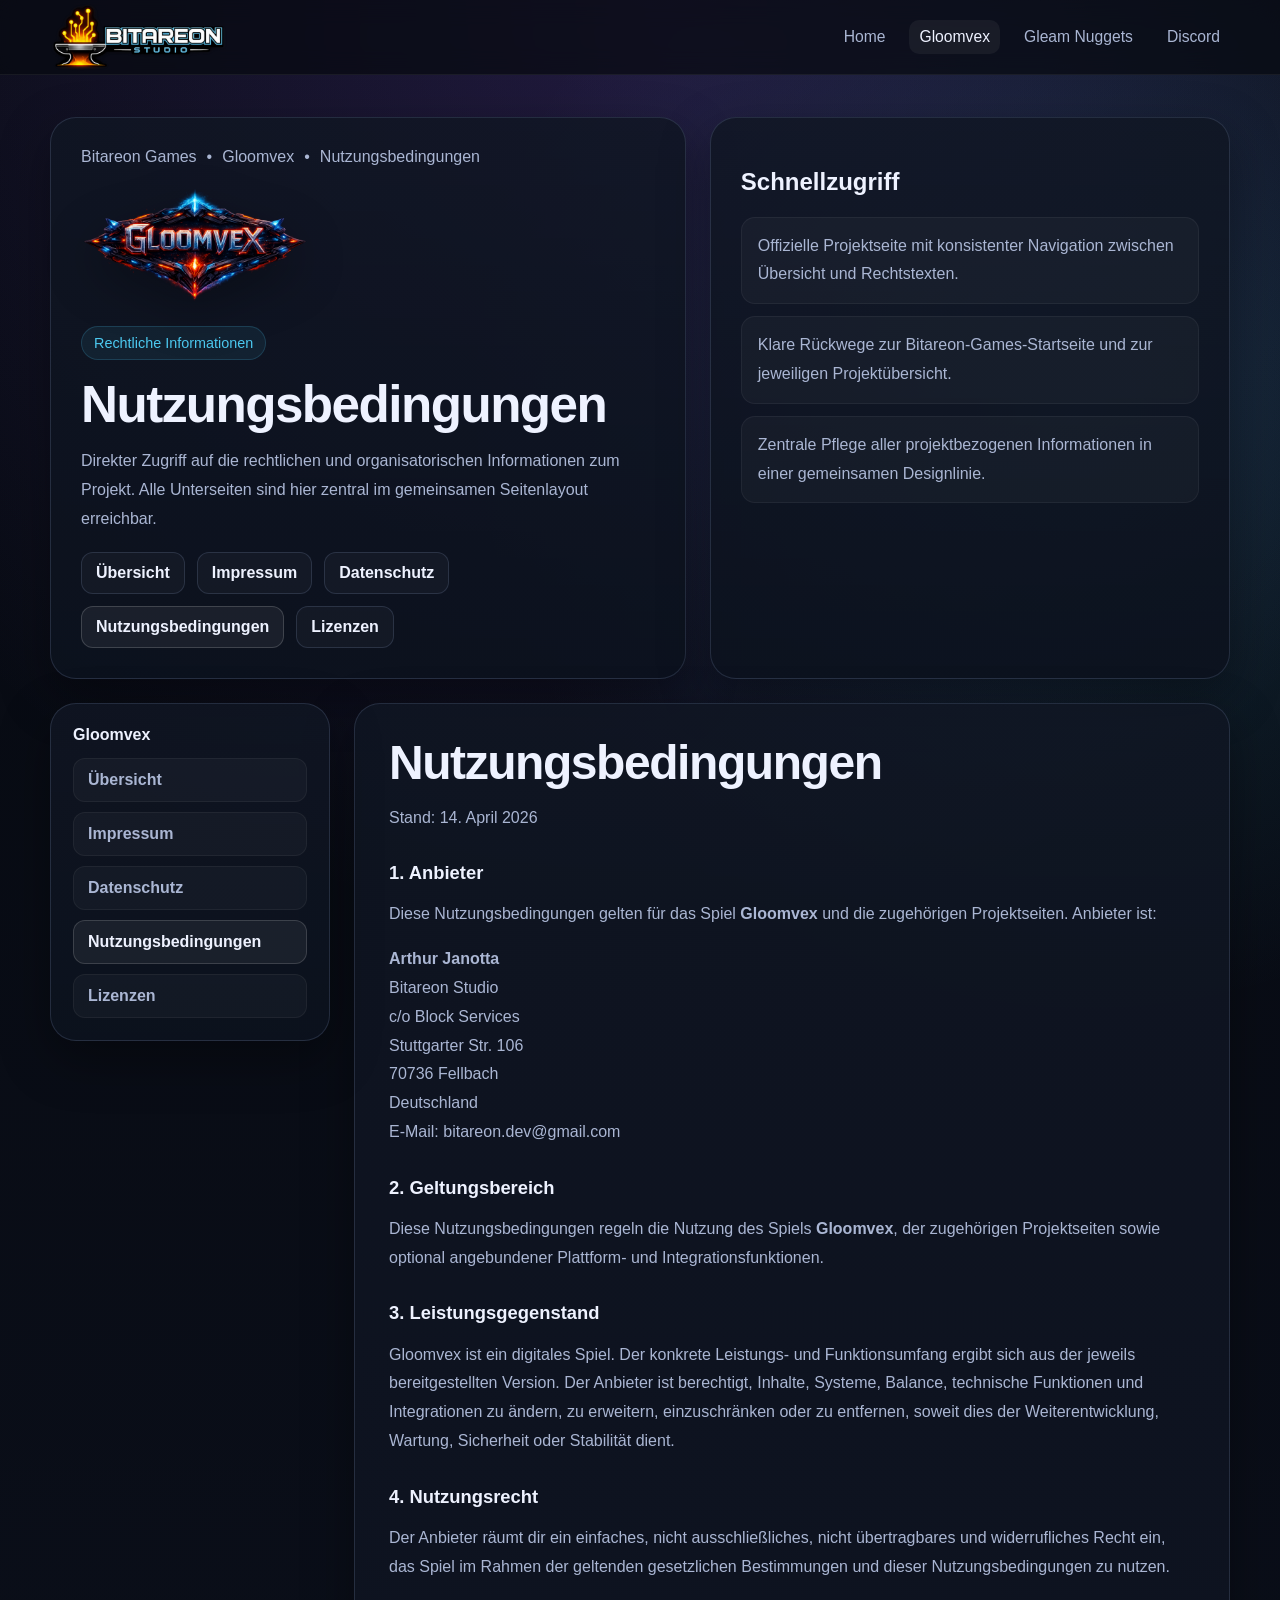
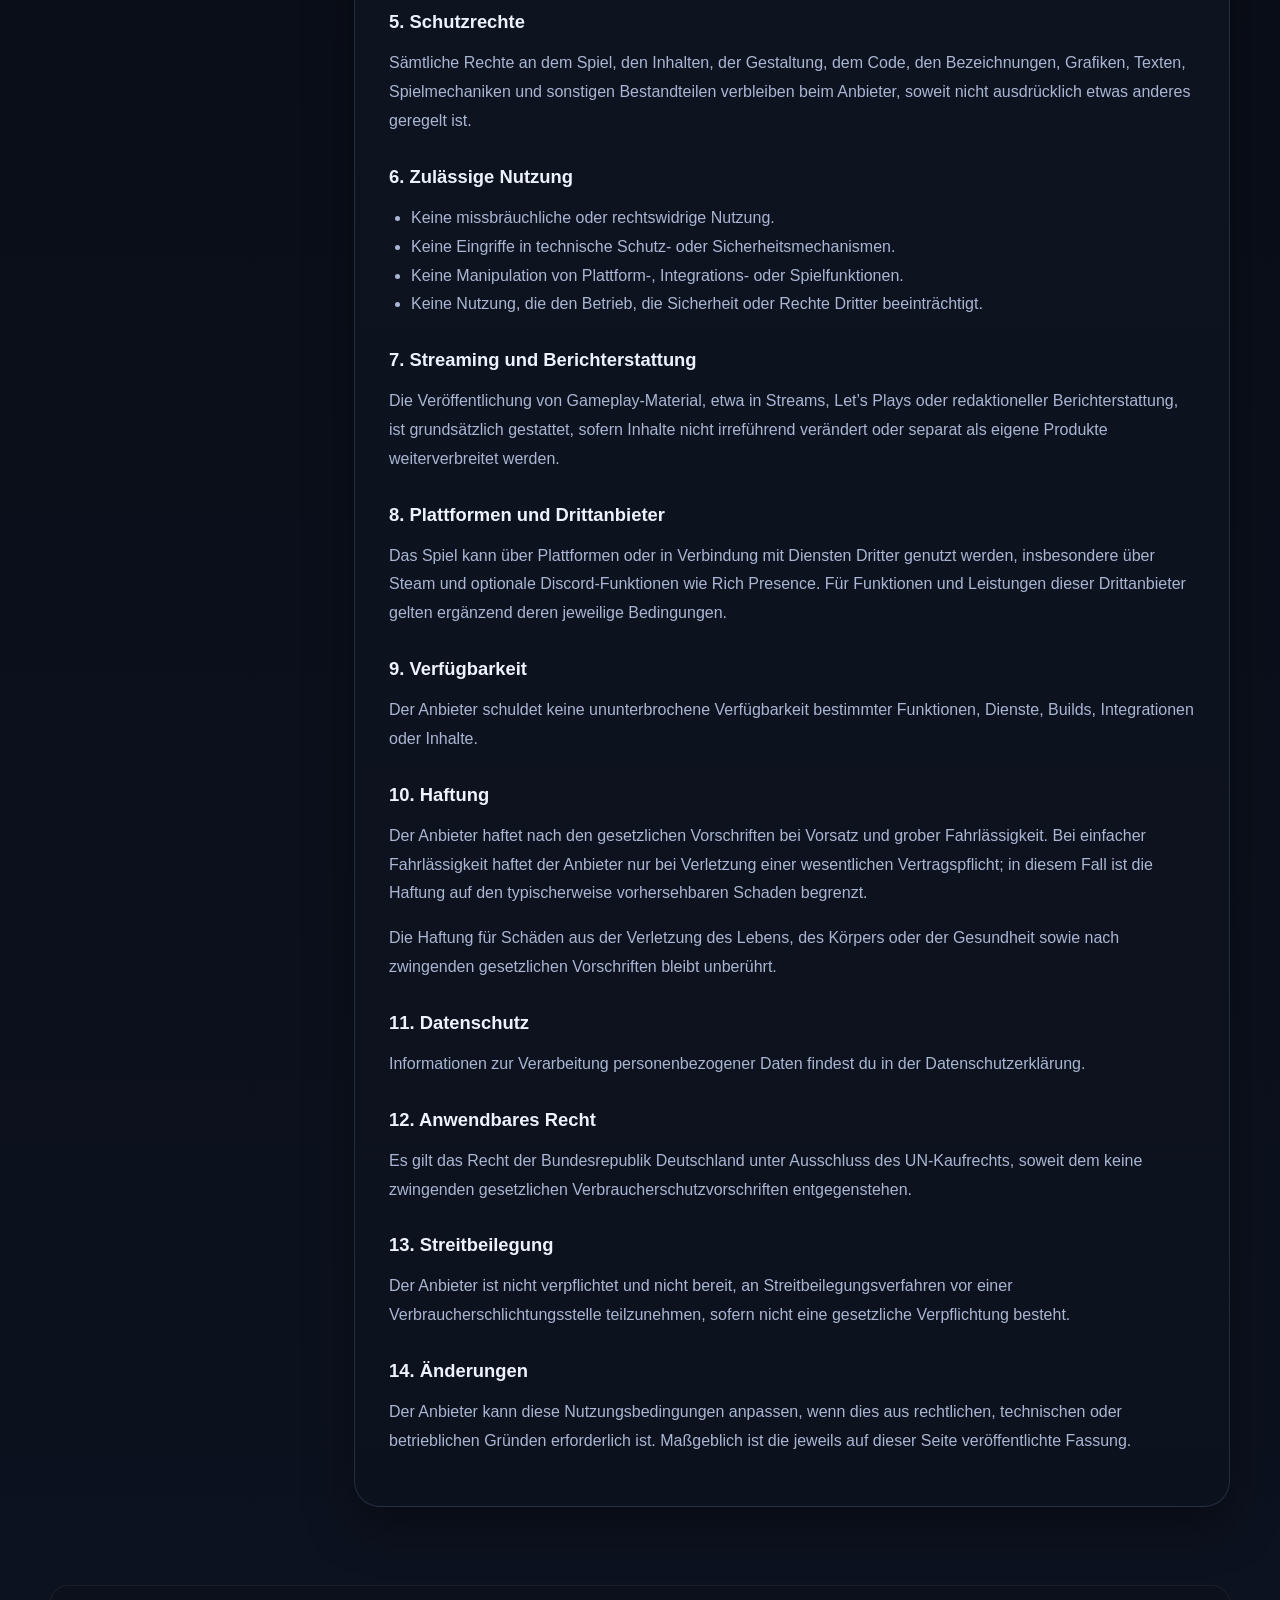
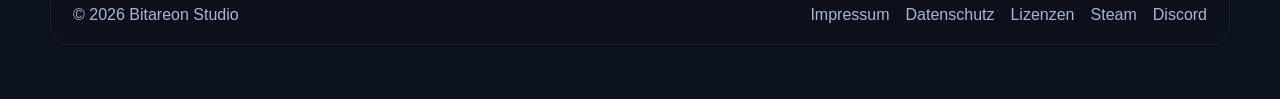
<file: gloomvex/terms.html>
<!DOCTYPE html>
<html lang="de">
<head>
  <meta charset="UTF-8">
  <meta name="viewport" content="width=device-width, initial-scale=1.0">
  <title>Nutzungsbedingungen – Gloomvex</title>
  <meta name="description" content="Nutzungsbedingungen für Gloomvex von Arthur Janotta / Bitareon Studio.">
  <link rel="stylesheet" href="../assets/site.css">
</head>
<body>

  <div class="topbar">
    <div class="container topbar-inner">
      <a class="brand" href="../index.html" aria-label="Bitareon Games Startseite">
        <img class="brand-main-logo" src="../assets/Bitareon_Logo_2000x800.png" alt="Bitareon Games Logo">
      </a>
      <nav class="nav" aria-label="Hauptnavigation">
        <a href="../index.html">Home</a>
        <a class="active" href="../gloomvex/">Gloomvex</a>
        <a href="../gleam-nuggets/">Gleam Nuggets</a>
        <a href="https://discord.gg/4KWTKk2cNQ" target="_blank" rel="noopener noreferrer">Discord</a>
      </nav>
    </div>
  </div>
  <header class="page-hero">
    <div class="container page-hero-inner">
      <div class="page-head hero-copy">
        <div class="breadcrumbs"><a href="../index.html">Bitareon Games</a><span>•</span><a href="./index.html">Gloomvex</a><span>•</span><span>Nutzungsbedingungen</span></div>
        <img class="project-logo project-logo-wide" src="../assets/Gloomvex Logo 1280x720.png" alt="Gloomvex Logo">
        <div class="eyebrow">Rechtliche Informationen</div>
        <h1>Nutzungsbedingungen</h1>
        <p class="lede">Direkter Zugriff auf die rechtlichen und organisatorischen Informationen zum Projekt. Alle Unterseiten sind hier zentral im gemeinsamen Seitenlayout erreichbar.</p>
        <div class="tab-nav"><a href="./index.html">Übersicht</a><a href="./imprint.html">Impressum</a><a href="./privacy.html">Datenschutz</a><a class="active" href="./terms.html">Nutzungsbedingungen</a><a href="./licenses.html">Lizenzen</a></div>
      </div>
      <aside class="page-side hero-side">
        <h2>Schnellzugriff</h2>
        <ul>
          <li>Offizielle Projektseite mit konsistenter Navigation zwischen Übersicht und Rechtstexten.</li>
          <li>Klare Rückwege zur Bitareon-Games-Startseite und zur jeweiligen Projektübersicht.</li>
          <li>Zentrale Pflege aller projektbezogenen Informationen in einer gemeinsamen Designlinie.</li>
        </ul>
      </aside>
    </div>
  </header>
  <main>
    <div class="container legal-layout">
      <aside class="legal-shell">
        <h3>Gloomvex</h3>
        <div class="side-nav"><a href="./index.html">Übersicht</a><a href="./imprint.html">Impressum</a><a href="./privacy.html">Datenschutz</a><a class="active" href="./terms.html">Nutzungsbedingungen</a><a href="./licenses.html">Lizenzen</a></div>
      </aside>
      <article class="content-card">
<h1>Nutzungsbedingungen</h1>
<p class="muted">Stand: 14. April 2026</p>
<h2>1. Anbieter</h2>
<p>
        Diese Nutzungsbedingungen gelten für das Spiel <strong>Gloomvex</strong> und die zugehörigen Projektseiten. Anbieter ist:
      </p>
<p>
<strong>Arthur Janotta</strong><br/>
        Bitareon Studio<br/>
        c/o Block Services<br/>
        Stuttgarter Str. 106<br/>
        70736 Fellbach<br/>
        Deutschland<br/>
        E-Mail: <a href="mailto:bitareon.dev@gmail.com">bitareon.dev@gmail.com</a>
</p>
<h2>2. Geltungsbereich</h2>
<p>
        Diese Nutzungsbedingungen regeln die Nutzung des Spiels <strong>Gloomvex</strong>, der zugehörigen Projektseiten sowie optional angebundener Plattform- und Integrationsfunktionen.
      </p>
<h2>3. Leistungsgegenstand</h2>
<p>
        Gloomvex ist ein digitales Spiel. Der konkrete Leistungs- und Funktionsumfang ergibt sich aus der jeweils bereitgestellten Version.
        Der Anbieter ist berechtigt, Inhalte, Systeme, Balance, technische Funktionen und Integrationen zu ändern, zu erweitern, einzuschränken oder zu entfernen,
        soweit dies der Weiterentwicklung, Wartung, Sicherheit oder Stabilität dient.
      </p>
<h2>4. Nutzungsrecht</h2>
<p>
        Der Anbieter räumt dir ein einfaches, nicht ausschließliches, nicht übertragbares und widerrufliches Recht ein,
        das Spiel im Rahmen der geltenden gesetzlichen Bestimmungen und dieser Nutzungsbedingungen zu nutzen.
      </p>
<h2>5. Schutzrechte</h2>
<p>
        Sämtliche Rechte an dem Spiel, den Inhalten, der Gestaltung, dem Code, den Bezeichnungen, Grafiken, Texten,
        Spielmechaniken und sonstigen Bestandteilen verbleiben beim Anbieter, soweit nicht ausdrücklich etwas anderes geregelt ist.
      </p>
<h2>6. Zulässige Nutzung</h2>
<ul>
<li>Keine missbräuchliche oder rechtswidrige Nutzung.</li>
<li>Keine Eingriffe in technische Schutz- oder Sicherheitsmechanismen.</li>
<li>Keine Manipulation von Plattform-, Integrations- oder Spielfunktionen.</li>
<li>Keine Nutzung, die den Betrieb, die Sicherheit oder Rechte Dritter beeinträchtigt.</li>
</ul>
<h2>7. Streaming und Berichterstattung</h2>
<p>
        Die Veröffentlichung von Gameplay-Material, etwa in Streams, Let’s Plays oder redaktioneller Berichterstattung, ist grundsätzlich gestattet,
        sofern Inhalte nicht irreführend verändert oder separat als eigene Produkte weiterverbreitet werden.
      </p>
<h2>8. Plattformen und Drittanbieter</h2>
<p>
        Das Spiel kann über Plattformen oder in Verbindung mit Diensten Dritter genutzt werden, insbesondere über Steam
        und optionale Discord-Funktionen wie Rich Presence. Für Funktionen und Leistungen dieser Drittanbieter gelten ergänzend deren jeweilige Bedingungen.
      </p>
<h2>9. Verfügbarkeit</h2>
<p>
        Der Anbieter schuldet keine ununterbrochene Verfügbarkeit bestimmter Funktionen, Dienste, Builds, Integrationen oder Inhalte.
      </p>
<h2>10. Haftung</h2>
<p>
        Der Anbieter haftet nach den gesetzlichen Vorschriften bei Vorsatz und grober Fahrlässigkeit. Bei einfacher Fahrlässigkeit haftet der Anbieter
        nur bei Verletzung einer wesentlichen Vertragspflicht; in diesem Fall ist die Haftung auf den typischerweise vorhersehbaren Schaden begrenzt.
      </p>
<p>
        Die Haftung für Schäden aus der Verletzung des Lebens, des Körpers oder der Gesundheit sowie nach zwingenden gesetzlichen Vorschriften bleibt unberührt.
      </p>
<h2>11. Datenschutz</h2>
<p>
        Informationen zur Verarbeitung personenbezogener Daten findest du in der <a href="./privacy.html">Datenschutzerklärung</a>.
      </p>
<h2>12. Anwendbares Recht</h2>
<p>
        Es gilt das Recht der Bundesrepublik Deutschland unter Ausschluss des UN-Kaufrechts, soweit dem keine zwingenden gesetzlichen Verbraucherschutzvorschriften entgegenstehen.
      </p>
<h2>13. Streitbeilegung</h2>
<p>
        Der Anbieter ist nicht verpflichtet und nicht bereit, an Streitbeilegungsverfahren vor einer Verbraucherschlichtungsstelle teilzunehmen,
        sofern nicht eine gesetzliche Verpflichtung besteht.
      </p>
<h2>14. Änderungen</h2>
<p>
        Der Anbieter kann diese Nutzungsbedingungen anpassen, wenn dies aus rechtlichen, technischen oder betrieblichen Gründen erforderlich ist.
        Maßgeblich ist die jeweils auf dieser Seite veröffentlichte Fassung.
      </p>
</article>
    </div>
  </main>

  <footer>
    <div class="container">
      <div class="footer-box">
        <div>© 2026 Bitareon Studio</div>
        <div class="footer-links">
          <a href="../gloomvex/imprint.html">Impressum</a>
          <a href="../gloomvex/privacy.html">Datenschutz</a>
          <a href="../gloomvex/licenses.html">Lizenzen</a>
          <a href="https://store.steampowered.com/app/4449700/Gloomvex/" target="_blank" rel="noopener noreferrer">Steam</a>
          <a href="https://discord.gg/4KWTKk2cNQ" target="_blank" rel="noopener noreferrer">Discord</a>
        </div>
      </div>
    </div>
  </footer>
</body>
</html>
</file>
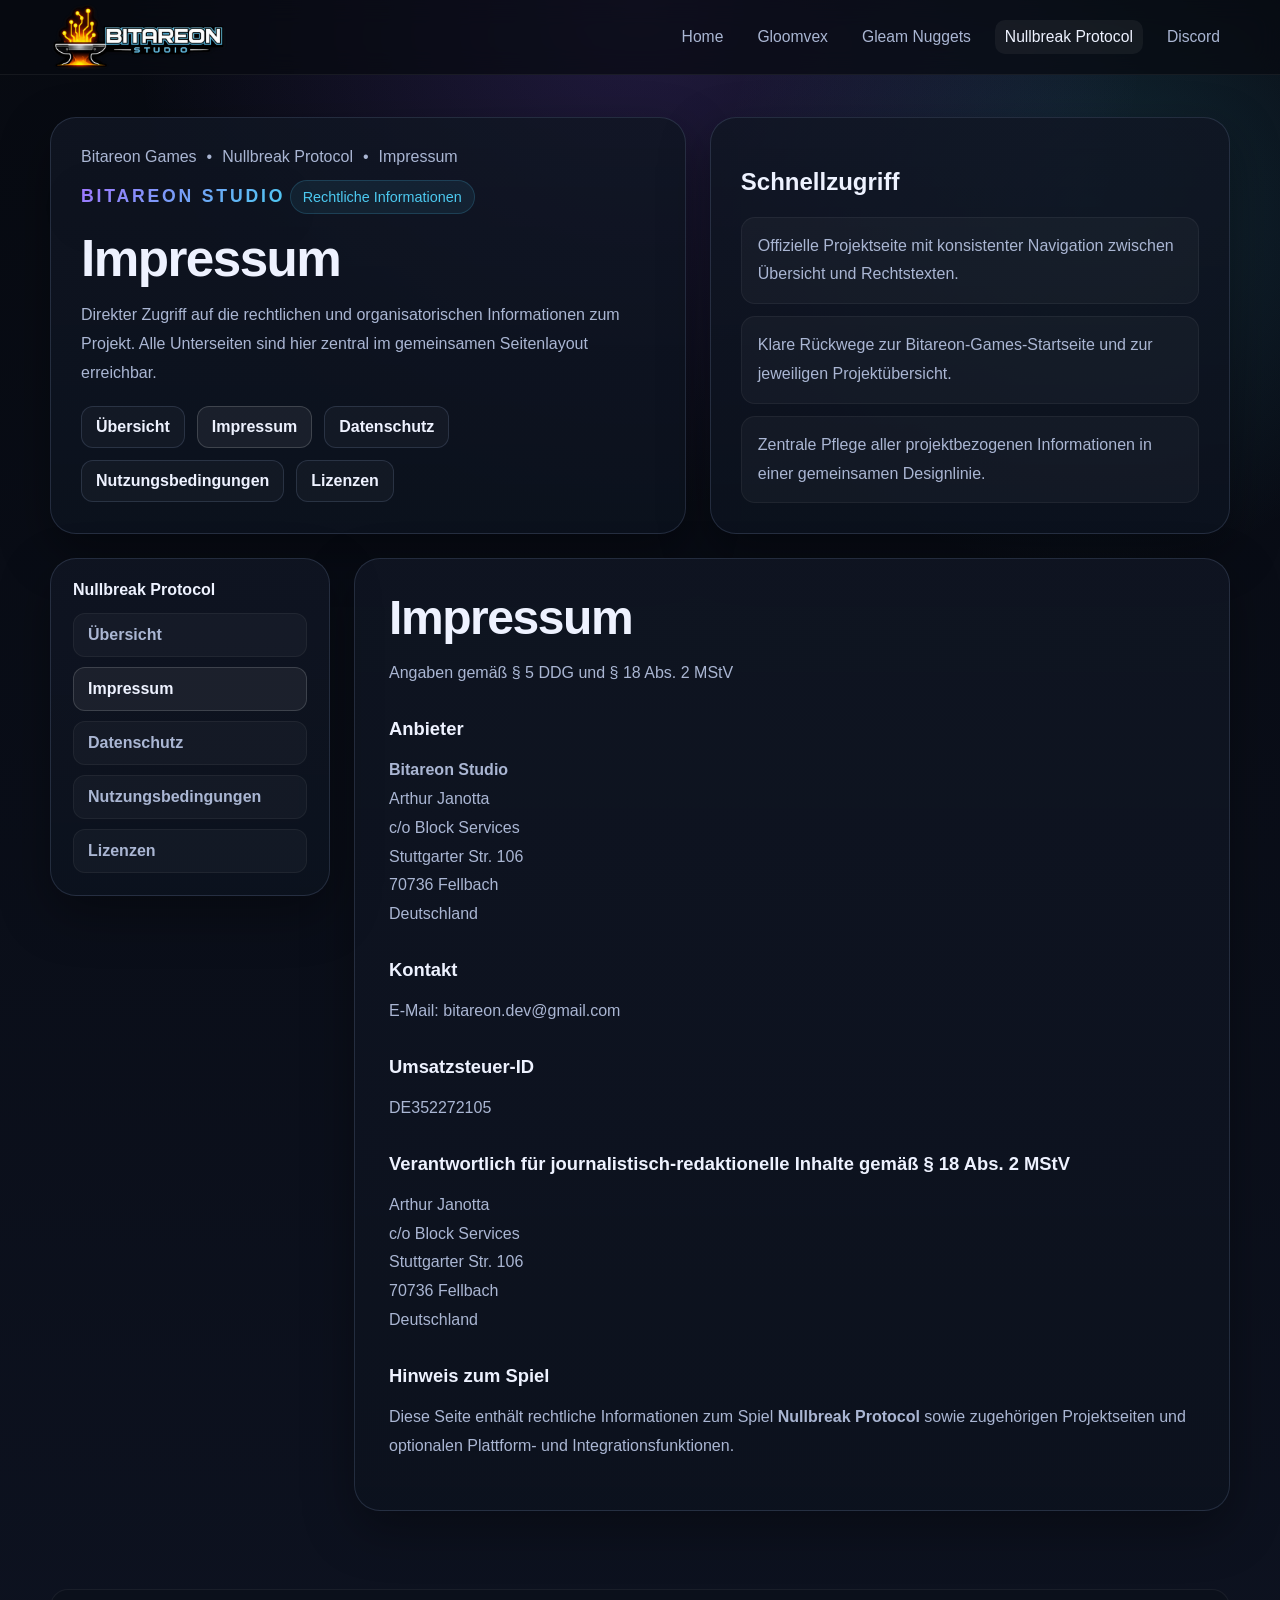
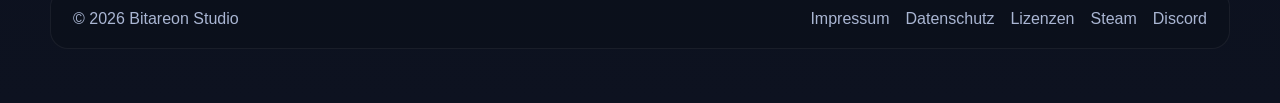
<file: nullbreak-protocol/imprint.html>
<!DOCTYPE html>
<html lang="de">
<head>
  <meta charset="UTF-8">
  <meta name="viewport" content="width=device-width, initial-scale=1.0">
  <title>Impressum – Nullbreak Protocol</title>
  <meta name="description" content="Impressum für Nullbreak Protocol von Bitareon Studio.">
  <link rel="stylesheet" href="../assets/site.css">
</head>
<body>

  <div class="topbar">
    <div class="container topbar-inner">
      <a class="brand" href="../index.html" aria-label="Bitareon Games Startseite">
        <img class="brand-main-logo" src="../assets/Bitareon_Logo_2000x800.png" alt="Bitareon Games Logo">
      </a>
      <nav class="nav" aria-label="Hauptnavigation">
        <a href="../index.html">Home</a>
        <a href="../gloomvex/">Gloomvex</a>
        <a href="../gleam-nuggets/">Gleam Nuggets</a>
        <a class="active" href="../nullbreak-protocol/">Nullbreak Protocol</a>
        <a href="https://discord.gg/4KWTKk2cNQ" target="_blank" rel="noopener noreferrer">Discord</a>
      </nav>
    </div>
  </div>
  <header class="page-hero">
    <div class="container page-hero-inner">
      <div class="page-head hero-copy">
        <div class="breadcrumbs"><a href="../index.html">Bitareon Games</a><span>•</span><a href="./index.html">Nullbreak Protocol</a><span>•</span><span>Impressum</span></div>
        <span class="project-logo logo-text-fallback project-logo-mark">Bitareon Studio</span>
        <div class="eyebrow">Rechtliche Informationen</div>
        <h1>Impressum</h1>
        <p class="lede">Direkter Zugriff auf die rechtlichen und organisatorischen Informationen zum Projekt. Alle Unterseiten sind hier zentral im gemeinsamen Seitenlayout erreichbar.</p>
        <div class="tab-nav"><a href="./index.html">Übersicht</a><a class="active" href="./imprint.html">Impressum</a><a href="./privacy.html">Datenschutz</a><a href="./terms.html">Nutzungsbedingungen</a><a href="./licenses.html">Lizenzen</a></div>
      </div>
      <aside class="page-side hero-side">
        <h2>Schnellzugriff</h2>
        <ul>
          <li>Offizielle Projektseite mit konsistenter Navigation zwischen Übersicht und Rechtstexten.</li>
          <li>Klare Rückwege zur Bitareon-Games-Startseite und zur jeweiligen Projektübersicht.</li>
          <li>Zentrale Pflege aller projektbezogenen Informationen in einer gemeinsamen Designlinie.</li>
        </ul>
      </aside>
    </div>
  </header>
  <main>
    <div class="container legal-layout">
      <aside class="legal-shell">
        <h3>Nullbreak Protocol</h3>
        <div class="side-nav"><a href="./index.html">Übersicht</a><a class="active" href="./imprint.html">Impressum</a><a href="./privacy.html">Datenschutz</a><a href="./terms.html">Nutzungsbedingungen</a><a href="./licenses.html">Lizenzen</a></div>
      </aside>
      <article class="content-card">
<h1>Impressum</h1>
<p class="muted">Angaben gemäß § 5 DDG und § 18 Abs. 2 MStV</p>
<h2>Anbieter</h2>
<p>
<strong>Bitareon Studio</strong><br/>
        Arthur Janotta<br/>
        c/o Block Services<br/>
        Stuttgarter Str. 106<br/>
        70736 Fellbach<br/>
        Deutschland
      </p>
<h2>Kontakt</h2>
<p>
        E-Mail: <a href="mailto:bitareon.dev@gmail.com">bitareon.dev@gmail.com</a>
</p>
<h2>Umsatzsteuer-ID</h2>
<p>DE352272105</p>
<h2>Verantwortlich für journalistisch-redaktionelle Inhalte gemäß § 18 Abs. 2 MStV</h2>
<p>
        Arthur Janotta<br/>
        c/o Block Services<br/>
        Stuttgarter Str. 106<br/>
        70736 Fellbach<br/>
        Deutschland
      </p>
<h2>Hinweis zum Spiel</h2>
<p>
        Diese Seite enthält rechtliche Informationen zum Spiel <strong>Nullbreak Protocol</strong> sowie zugehörigen Projektseiten und optionalen Plattform- und Integrationsfunktionen.
      </p>
</article>
    </div>
  </main>

  <footer>
    <div class="container">
      <div class="footer-box">
        <div>© 2026 Bitareon Studio</div>
        <div class="footer-links">
          <a href="../nullbreak-protocol/imprint.html">Impressum</a>
          <a href="../nullbreak-protocol/privacy.html">Datenschutz</a>
          <a href="../nullbreak-protocol/licenses.html">Lizenzen</a>
          <a href="https://store.steampowered.com/app/4782420/Nullbreak_Protocol/" target="_blank" rel="noopener noreferrer">Steam</a>
          <a href="https://discord.gg/4KWTKk2cNQ" target="_blank" rel="noopener noreferrer">Discord</a>
        </div>
      </div>
    </div>
  </footer>
</body>
</html>
</file>
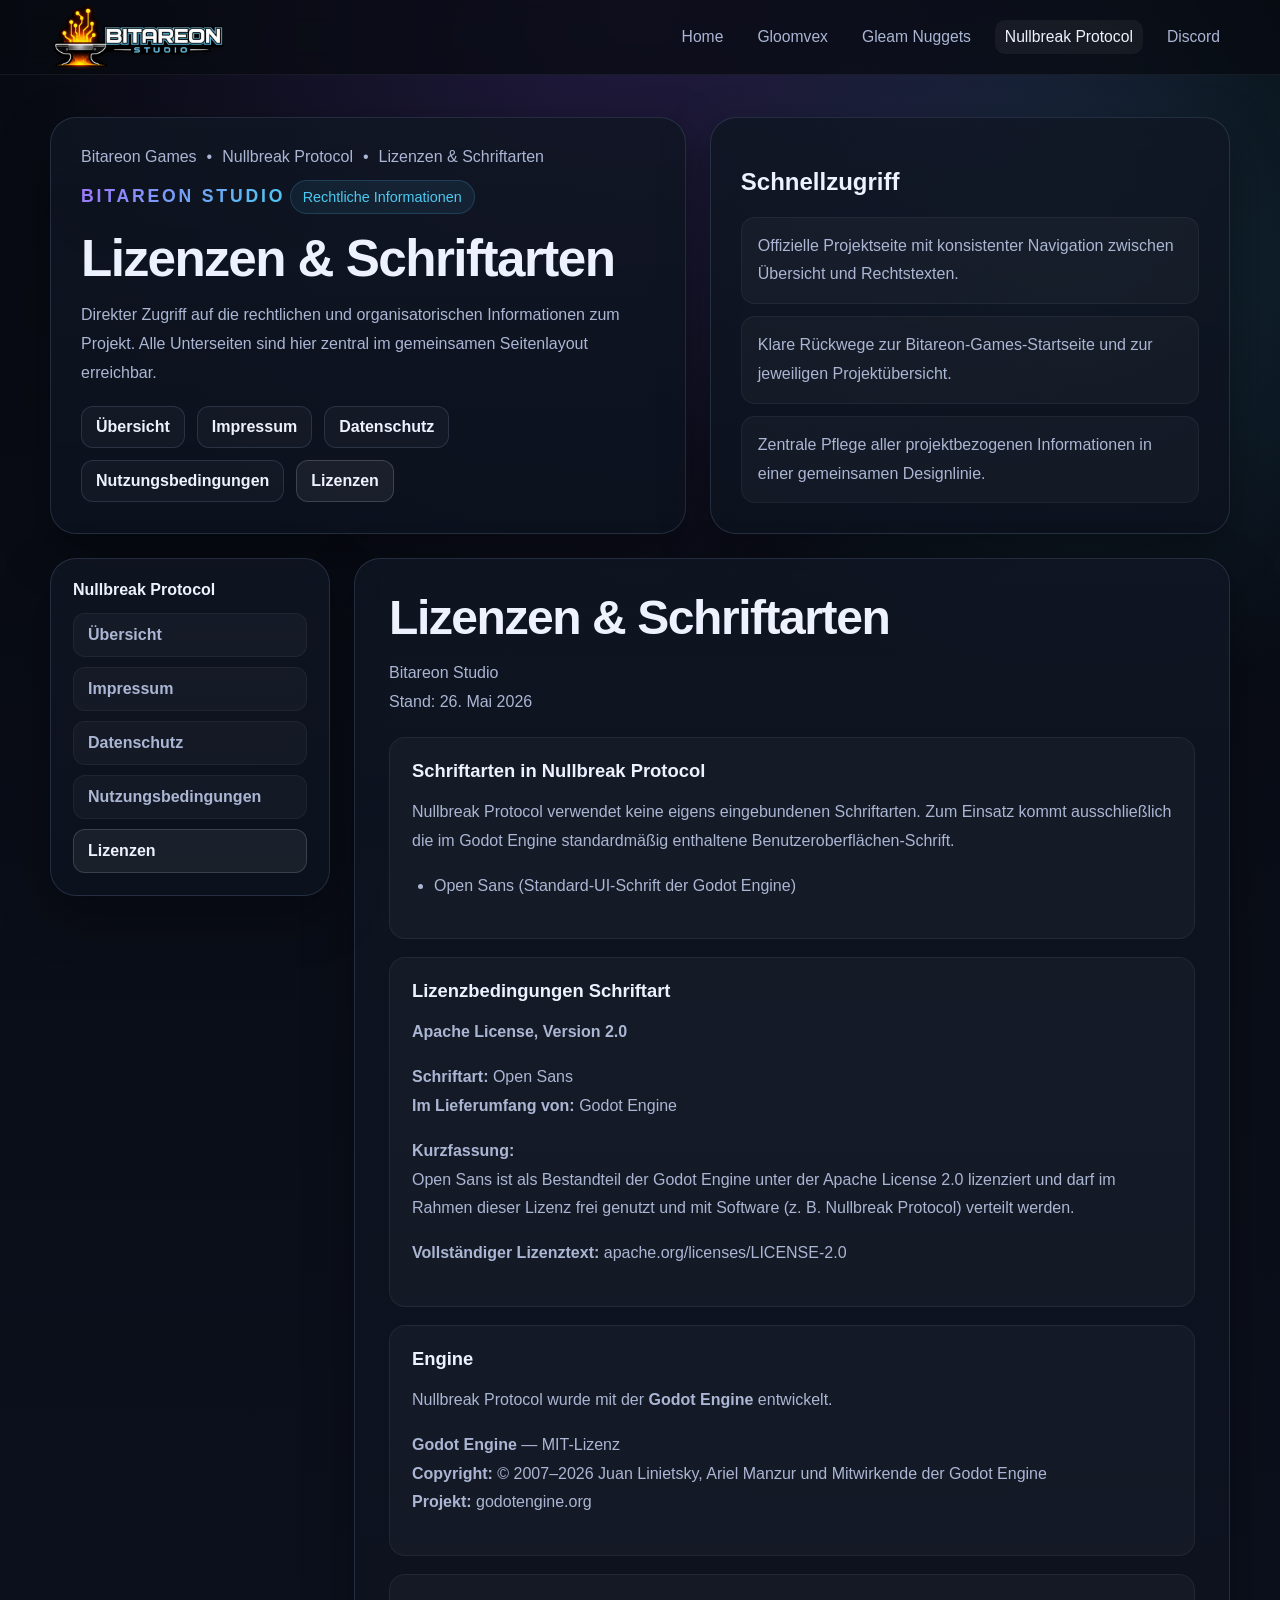
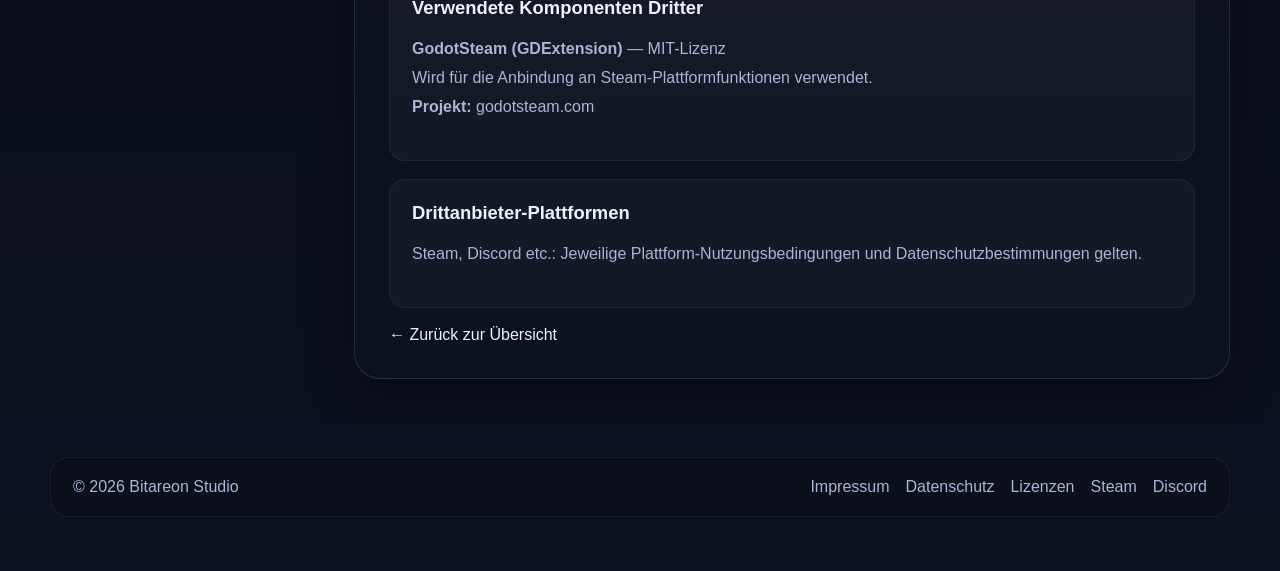
<file: nullbreak-protocol/licenses.html>
<!DOCTYPE html>
<html lang="de">
<head>
  <meta charset="UTF-8">
  <meta name="viewport" content="width=device-width, initial-scale=1.0">
  <title>Lizenzen & Schriftarten – Nullbreak Protocol</title>
  <meta name="description" content="Lizenz- und Font-Hinweise für Nullbreak Protocol von Bitareon Studio.">
  <link rel="stylesheet" href="../assets/site.css">
</head>
<body>

  <div class="topbar">
    <div class="container topbar-inner">
      <a class="brand" href="../index.html" aria-label="Bitareon Games Startseite">
        <img class="brand-main-logo" src="../assets/Bitareon_Logo_2000x800.png" alt="Bitareon Games Logo">
      </a>
      <nav class="nav" aria-label="Hauptnavigation">
        <a href="../index.html">Home</a>
        <a href="../gloomvex/">Gloomvex</a>
        <a href="../gleam-nuggets/">Gleam Nuggets</a>
        <a class="active" href="../nullbreak-protocol/">Nullbreak Protocol</a>
        <a href="https://discord.gg/4KWTKk2cNQ" target="_blank" rel="noopener noreferrer">Discord</a>
      </nav>
    </div>
  </div>
  <header class="page-hero">
    <div class="container page-hero-inner">
      <div class="page-head hero-copy">
        <div class="breadcrumbs"><a href="../index.html">Bitareon Games</a><span>•</span><a href="./index.html">Nullbreak Protocol</a><span>•</span><span>Lizenzen & Schriftarten</span></div>
        <span class="project-logo logo-text-fallback project-logo-mark">Bitareon Studio</span>
        <div class="eyebrow">Rechtliche Informationen</div>
        <h1>Lizenzen & Schriftarten</h1>
        <p class="lede">Direkter Zugriff auf die rechtlichen und organisatorischen Informationen zum Projekt. Alle Unterseiten sind hier zentral im gemeinsamen Seitenlayout erreichbar.</p>
        <div class="tab-nav"><a href="./index.html">Übersicht</a><a href="./imprint.html">Impressum</a><a href="./privacy.html">Datenschutz</a><a href="./terms.html">Nutzungsbedingungen</a><a class="active" href="./licenses.html">Lizenzen</a></div>
      </div>
      <aside class="page-side hero-side">
        <h2>Schnellzugriff</h2>
        <ul>
          <li>Offizielle Projektseite mit konsistenter Navigation zwischen Übersicht und Rechtstexten.</li>
          <li>Klare Rückwege zur Bitareon-Games-Startseite und zur jeweiligen Projektübersicht.</li>
          <li>Zentrale Pflege aller projektbezogenen Informationen in einer gemeinsamen Designlinie.</li>
        </ul>
      </aside>
    </div>
  </header>
  <main>
    <div class="container legal-layout">
      <aside class="legal-shell">
        <h3>Nullbreak Protocol</h3>
        <div class="side-nav"><a href="./index.html">Übersicht</a><a href="./imprint.html">Impressum</a><a href="./privacy.html">Datenschutz</a><a href="./terms.html">Nutzungsbedingungen</a><a class="active" href="./licenses.html">Lizenzen</a></div>
      </aside>
      <article class="content-card">
<h1>Lizenzen &amp; Schriftarten</h1>
<p class="meta">
      Bitareon Studio<br/>
      Stand: 26. Mai 2026
    </p>
<div class="box">
<h2>Schriftarten in Nullbreak Protocol</h2>
<p>
        Nullbreak Protocol verwendet keine eigens eingebundenen Schriftarten. Zum Einsatz kommt
        ausschließlich die im Godot Engine standardmäßig enthaltene Benutzeroberflächen-Schrift.
      </p>
<ul>
<li>Open Sans (Standard-UI-Schrift der Godot Engine)</li>
</ul>
</div>
<div class="box">
<h2>Lizenzbedingungen Schriftart</h2>
<p><strong>Apache License, Version 2.0</strong></p>
<p>
<strong>Schriftart:</strong> Open Sans<br/>
<strong>Im Lieferumfang von:</strong> Godot Engine
</p>
<p>
<strong>Kurzfassung:</strong><br/>
        Open Sans ist als Bestandteil der Godot Engine unter der Apache License 2.0 lizenziert
        und darf im Rahmen dieser Lizenz frei genutzt und mit Software (z. B. Nullbreak Protocol)
        verteilt werden.
      </p>
<p>
<strong>Vollständiger Lizenztext:</strong>
<a href="https://www.apache.org/licenses/LICENSE-2.0" rel="noopener noreferrer" target="_blank">apache.org/licenses/LICENSE-2.0</a>
</p>
</div>
<div class="box">
<h2>Engine</h2>
<p>
        Nullbreak Protocol wurde mit der <strong>Godot Engine</strong> entwickelt.
      </p>
<p>
<strong>Godot Engine</strong> — MIT-Lizenz<br/>
<strong>Copyright:</strong> © 2007–2026 Juan Linietsky, Ariel Manzur und Mitwirkende der Godot Engine<br/>
<strong>Projekt:</strong> <a href="https://godotengine.org" rel="noopener noreferrer" target="_blank">godotengine.org</a>
</p>
</div>
<div class="box">
<h2>Verwendete Komponenten Dritter</h2>
<p>
<strong>GodotSteam (GDExtension)</strong> — MIT-Lizenz<br/>
        Wird für die Anbindung an Steam-Plattformfunktionen verwendet.<br/>
<strong>Projekt:</strong> <a href="https://godotsteam.com" rel="noopener noreferrer" target="_blank">godotsteam.com</a>
</p>
</div>
<div class="box">
<h2>Drittanbieter-Plattformen</h2>
<p>
        Steam, Discord etc.: Jeweilige Plattform-Nutzungsbedingungen und
        Datenschutzbestimmungen gelten.
      </p>
</div>
<a class="back-link" href="index.html">← Zurück zur Übersicht</a>
</article>
    </div>
  </main>

  <footer>
    <div class="container">
      <div class="footer-box">
        <div>© 2026 Bitareon Studio</div>
        <div class="footer-links">
          <a href="../nullbreak-protocol/imprint.html">Impressum</a>
          <a href="../nullbreak-protocol/privacy.html">Datenschutz</a>
          <a href="../nullbreak-protocol/licenses.html">Lizenzen</a>
          <a href="https://store.steampowered.com/app/4782420/Nullbreak_Protocol/" target="_blank" rel="noopener noreferrer">Steam</a>
          <a href="https://discord.gg/4KWTKk2cNQ" target="_blank" rel="noopener noreferrer">Discord</a>
        </div>
      </div>
    </div>
  </footer>
</body>
</html>
</file>
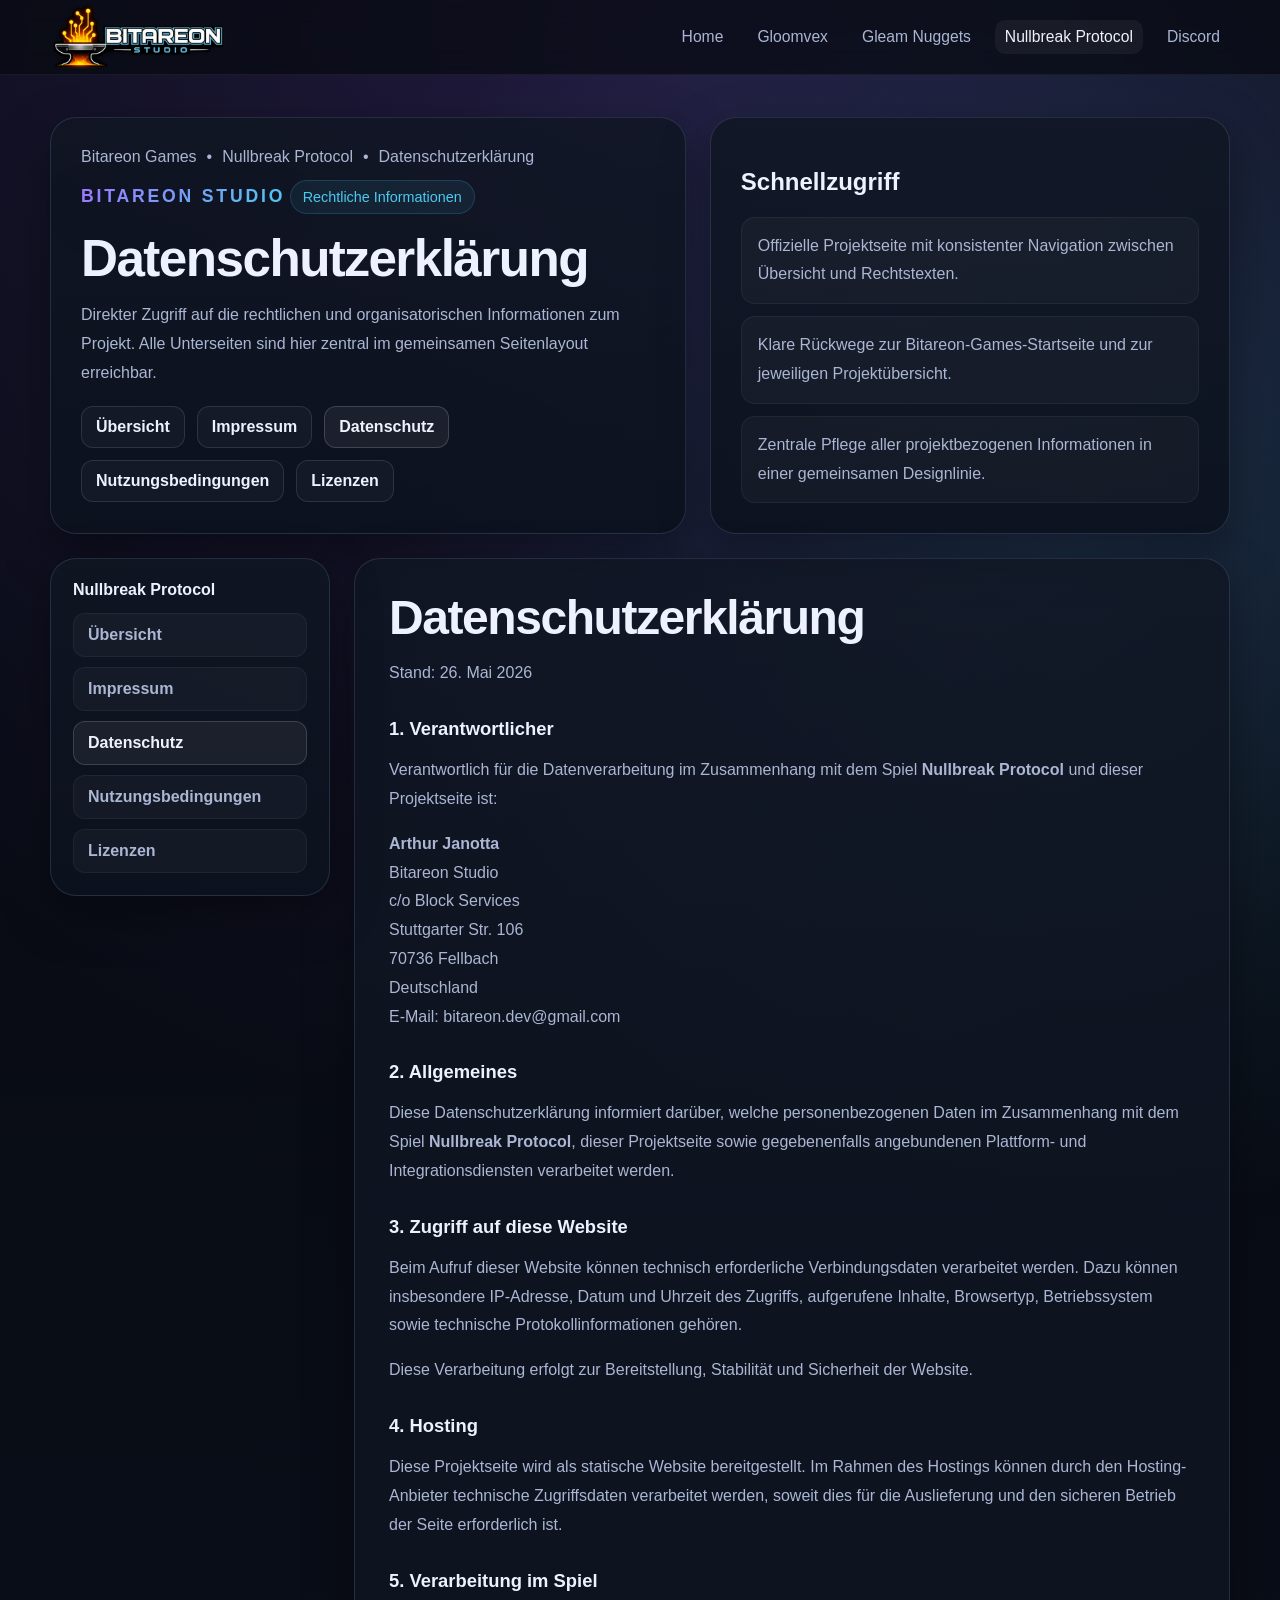
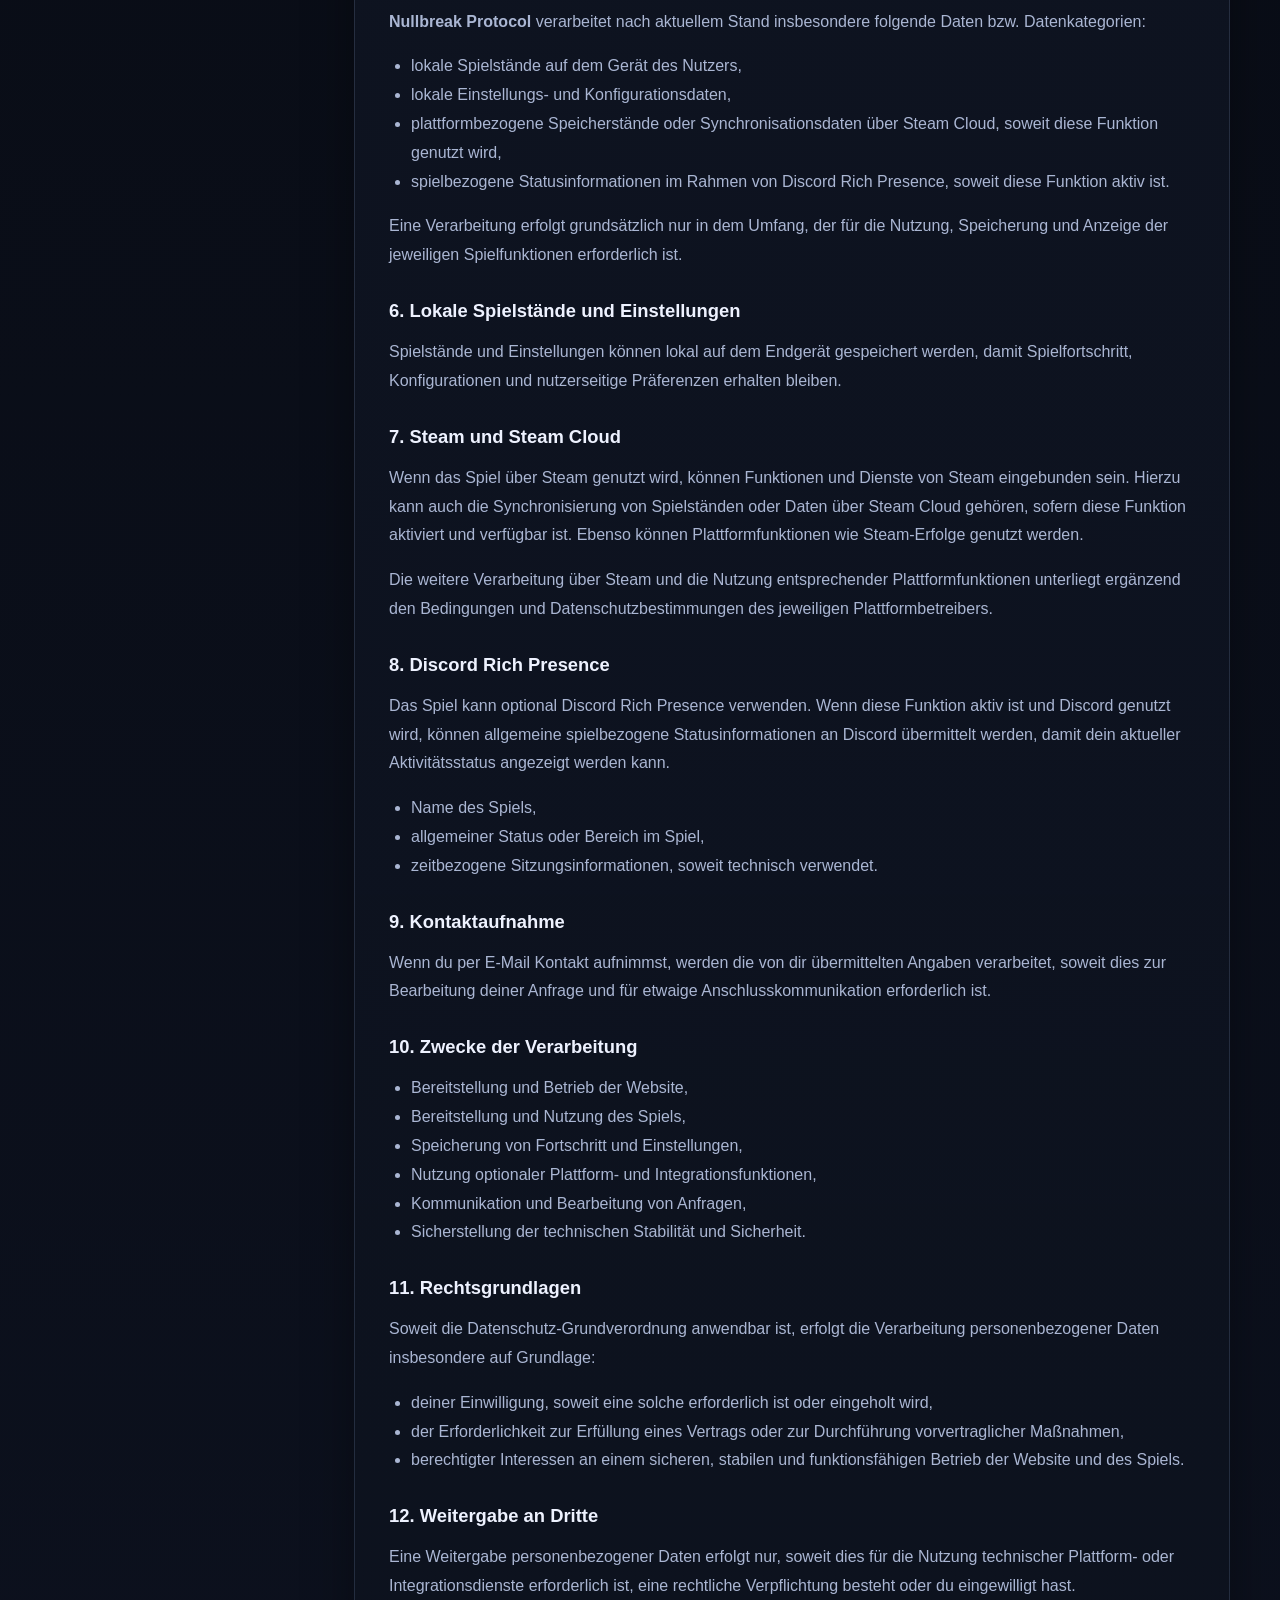
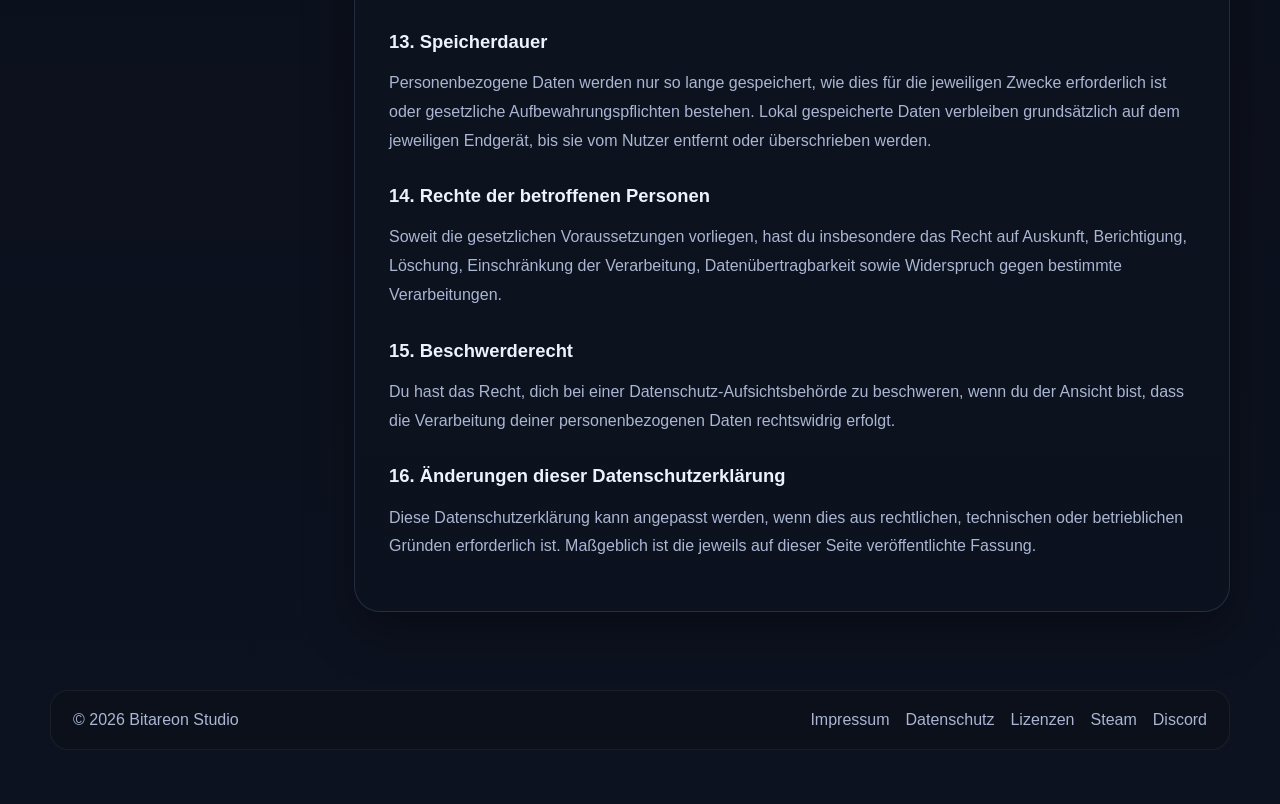
<file: nullbreak-protocol/privacy.html>
<!DOCTYPE html>
<html lang="de">
<head>
  <meta charset="UTF-8">
  <meta name="viewport" content="width=device-width, initial-scale=1.0">
  <title>Datenschutzerklärung – Nullbreak Protocol</title>
  <meta name="description" content="Datenschutzerklärung für Nullbreak Protocol von Arthur Janotta / Bitareon Studio.">
  <link rel="stylesheet" href="../assets/site.css">
</head>
<body>

  <div class="topbar">
    <div class="container topbar-inner">
      <a class="brand" href="../index.html" aria-label="Bitareon Games Startseite">
        <img class="brand-main-logo" src="../assets/Bitareon_Logo_2000x800.png" alt="Bitareon Games Logo">
      </a>
      <nav class="nav" aria-label="Hauptnavigation">
        <a href="../index.html">Home</a>
        <a href="../gloomvex/">Gloomvex</a>
        <a href="../gleam-nuggets/">Gleam Nuggets</a>
        <a class="active" href="../nullbreak-protocol/">Nullbreak Protocol</a>
        <a href="https://discord.gg/4KWTKk2cNQ" target="_blank" rel="noopener noreferrer">Discord</a>
      </nav>
    </div>
  </div>
  <header class="page-hero">
    <div class="container page-hero-inner">
      <div class="page-head hero-copy">
        <div class="breadcrumbs"><a href="../index.html">Bitareon Games</a><span>•</span><a href="./index.html">Nullbreak Protocol</a><span>•</span><span>Datenschutzerklärung</span></div>
        <span class="project-logo logo-text-fallback project-logo-mark">Bitareon Studio</span>
        <div class="eyebrow">Rechtliche Informationen</div>
        <h1>Datenschutzerklärung</h1>
        <p class="lede">Direkter Zugriff auf die rechtlichen und organisatorischen Informationen zum Projekt. Alle Unterseiten sind hier zentral im gemeinsamen Seitenlayout erreichbar.</p>
        <div class="tab-nav"><a href="./index.html">Übersicht</a><a href="./imprint.html">Impressum</a><a class="active" href="./privacy.html">Datenschutz</a><a href="./terms.html">Nutzungsbedingungen</a><a href="./licenses.html">Lizenzen</a></div>
      </div>
      <aside class="page-side hero-side">
        <h2>Schnellzugriff</h2>
        <ul>
          <li>Offizielle Projektseite mit konsistenter Navigation zwischen Übersicht und Rechtstexten.</li>
          <li>Klare Rückwege zur Bitareon-Games-Startseite und zur jeweiligen Projektübersicht.</li>
          <li>Zentrale Pflege aller projektbezogenen Informationen in einer gemeinsamen Designlinie.</li>
        </ul>
      </aside>
    </div>
  </header>
  <main>
    <div class="container legal-layout">
      <aside class="legal-shell">
        <h3>Nullbreak Protocol</h3>
        <div class="side-nav"><a href="./index.html">Übersicht</a><a href="./imprint.html">Impressum</a><a class="active" href="./privacy.html">Datenschutz</a><a href="./terms.html">Nutzungsbedingungen</a><a href="./licenses.html">Lizenzen</a></div>
      </aside>
      <article class="content-card">
<h1>Datenschutzerklärung</h1>
<p class="muted">Stand: 26. Mai 2026</p>
<h2>1. Verantwortlicher</h2>
<p>
        Verantwortlich für die Datenverarbeitung im Zusammenhang mit dem Spiel <strong>Nullbreak Protocol</strong>
        und dieser Projektseite ist:
      </p>
<p>
<strong>Arthur Janotta</strong><br/>
        Bitareon Studio<br/>
        c/o Block Services<br/>
        Stuttgarter Str. 106<br/>
        70736 Fellbach<br/>
        Deutschland<br/>
        E-Mail: <a href="mailto:bitareon.dev@gmail.com">bitareon.dev@gmail.com</a>
</p>
<h2>2. Allgemeines</h2>
<p>
        Diese Datenschutzerklärung informiert darüber, welche personenbezogenen Daten im Zusammenhang mit dem Spiel
        <strong>Nullbreak Protocol</strong>, dieser Projektseite sowie gegebenenfalls angebundenen Plattform- und Integrationsdiensten verarbeitet werden.
      </p>
<h2>3. Zugriff auf diese Website</h2>
<p>
        Beim Aufruf dieser Website können technisch erforderliche Verbindungsdaten verarbeitet werden. Dazu können
        insbesondere IP-Adresse, Datum und Uhrzeit des Zugriffs, aufgerufene Inhalte, Browsertyp, Betriebssystem
        sowie technische Protokollinformationen gehören.
      </p>
<p>Diese Verarbeitung erfolgt zur Bereitstellung, Stabilität und Sicherheit der Website.</p>
<h2>4. Hosting</h2>
<p>
        Diese Projektseite wird als statische Website bereitgestellt. Im Rahmen des Hostings können durch den Hosting-Anbieter
        technische Zugriffsdaten verarbeitet werden, soweit dies für die Auslieferung und den sicheren Betrieb der Seite erforderlich ist.
      </p>
<h2>5. Verarbeitung im Spiel</h2>
<p>
<strong>Nullbreak Protocol</strong> verarbeitet nach aktuellem Stand insbesondere folgende Daten bzw. Datenkategorien:
      </p>
<ul>
<li>lokale Spielstände auf dem Gerät des Nutzers,</li>
<li>lokale Einstellungs- und Konfigurationsdaten,</li>
<li>plattformbezogene Speicherstände oder Synchronisationsdaten über Steam Cloud, soweit diese Funktion genutzt wird,</li>
<li>spielbezogene Statusinformationen im Rahmen von Discord Rich Presence, soweit diese Funktion aktiv ist.</li>
</ul>
<p>
        Eine Verarbeitung erfolgt grundsätzlich nur in dem Umfang, der für die Nutzung, Speicherung und Anzeige der jeweiligen Spielfunktionen erforderlich ist.
      </p>
<h2>6. Lokale Spielstände und Einstellungen</h2>
<p>
        Spielstände und Einstellungen können lokal auf dem Endgerät gespeichert werden, damit Spielfortschritt,
        Konfigurationen und nutzerseitige Präferenzen erhalten bleiben.
      </p>
<h2>7. Steam und Steam Cloud</h2>
<p>
        Wenn das Spiel über Steam genutzt wird, können Funktionen und Dienste von Steam eingebunden sein. Hierzu kann
        auch die Synchronisierung von Spielständen oder Daten über Steam Cloud gehören, sofern diese Funktion aktiviert
        und verfügbar ist. Ebenso können Plattformfunktionen wie Steam-Erfolge genutzt werden.
      </p>
<p>
        Die weitere Verarbeitung über Steam und die Nutzung entsprechender Plattformfunktionen unterliegt ergänzend den Bedingungen
        und Datenschutzbestimmungen des jeweiligen Plattformbetreibers.
      </p>
<h2>8. Discord Rich Presence</h2>
<p>
        Das Spiel kann optional Discord Rich Presence verwenden. Wenn diese Funktion aktiv ist und Discord genutzt wird,
        können allgemeine spielbezogene Statusinformationen an Discord übermittelt werden, damit dein aktueller Aktivitätsstatus angezeigt werden kann.
      </p>
<ul>
<li>Name des Spiels,</li>
<li>allgemeiner Status oder Bereich im Spiel,</li>
<li>zeitbezogene Sitzungsinformationen, soweit technisch verwendet.</li>
</ul>
<h2>9. Kontaktaufnahme</h2>
<p>
        Wenn du per E-Mail Kontakt aufnimmst, werden die von dir übermittelten Angaben verarbeitet, soweit dies zur Bearbeitung deiner Anfrage
        und für etwaige Anschlusskommunikation erforderlich ist.
      </p>
<h2>10. Zwecke der Verarbeitung</h2>
<ul>
<li>Bereitstellung und Betrieb der Website,</li>
<li>Bereitstellung und Nutzung des Spiels,</li>
<li>Speicherung von Fortschritt und Einstellungen,</li>
<li>Nutzung optionaler Plattform- und Integrationsfunktionen,</li>
<li>Kommunikation und Bearbeitung von Anfragen,</li>
<li>Sicherstellung der technischen Stabilität und Sicherheit.</li>
</ul>
<h2>11. Rechtsgrundlagen</h2>
<p>
        Soweit die Datenschutz-Grundverordnung anwendbar ist, erfolgt die Verarbeitung personenbezogener Daten insbesondere auf Grundlage:
      </p>
<ul>
<li>deiner Einwilligung, soweit eine solche erforderlich ist oder eingeholt wird,</li>
<li>der Erforderlichkeit zur Erfüllung eines Vertrags oder zur Durchführung vorvertraglicher Maßnahmen,</li>
<li>berechtigter Interessen an einem sicheren, stabilen und funktionsfähigen Betrieb der Website und des Spiels.</li>
</ul>
<h2>12. Weitergabe an Dritte</h2>
<p>
        Eine Weitergabe personenbezogener Daten erfolgt nur, soweit dies für die Nutzung technischer Plattform- oder Integrationsdienste erforderlich ist,
        eine rechtliche Verpflichtung besteht oder du eingewilligt hast.
      </p>
<h2>13. Speicherdauer</h2>
<p>
        Personenbezogene Daten werden nur so lange gespeichert, wie dies für die jeweiligen Zwecke erforderlich ist oder gesetzliche Aufbewahrungspflichten bestehen.
        Lokal gespeicherte Daten verbleiben grundsätzlich auf dem jeweiligen Endgerät, bis sie vom Nutzer entfernt oder überschrieben werden.
      </p>
<h2>14. Rechte der betroffenen Personen</h2>
<p>
        Soweit die gesetzlichen Voraussetzungen vorliegen, hast du insbesondere das Recht auf Auskunft, Berichtigung, Löschung, Einschränkung der Verarbeitung,
        Datenübertragbarkeit sowie Widerspruch gegen bestimmte Verarbeitungen.
      </p>
<h2>15. Beschwerderecht</h2>
<p>
        Du hast das Recht, dich bei einer Datenschutz-Aufsichtsbehörde zu beschweren, wenn du der Ansicht bist, dass die Verarbeitung deiner personenbezogenen Daten rechtswidrig erfolgt.
      </p>
<h2>16. Änderungen dieser Datenschutzerklärung</h2>
<p>
        Diese Datenschutzerklärung kann angepasst werden, wenn dies aus rechtlichen, technischen oder betrieblichen Gründen erforderlich ist.
        Maßgeblich ist die jeweils auf dieser Seite veröffentlichte Fassung.
      </p>
</article>
    </div>
  </main>

  <footer>
    <div class="container">
      <div class="footer-box">
        <div>© 2026 Bitareon Studio</div>
        <div class="footer-links">
          <a href="../nullbreak-protocol/imprint.html">Impressum</a>
          <a href="../nullbreak-protocol/privacy.html">Datenschutz</a>
          <a href="../nullbreak-protocol/licenses.html">Lizenzen</a>
          <a href="https://store.steampowered.com/app/4782420/Nullbreak_Protocol/" target="_blank" rel="noopener noreferrer">Steam</a>
          <a href="https://discord.gg/4KWTKk2cNQ" target="_blank" rel="noopener noreferrer">Discord</a>
        </div>
      </div>
    </div>
  </footer>
</body>
</html>
</file>
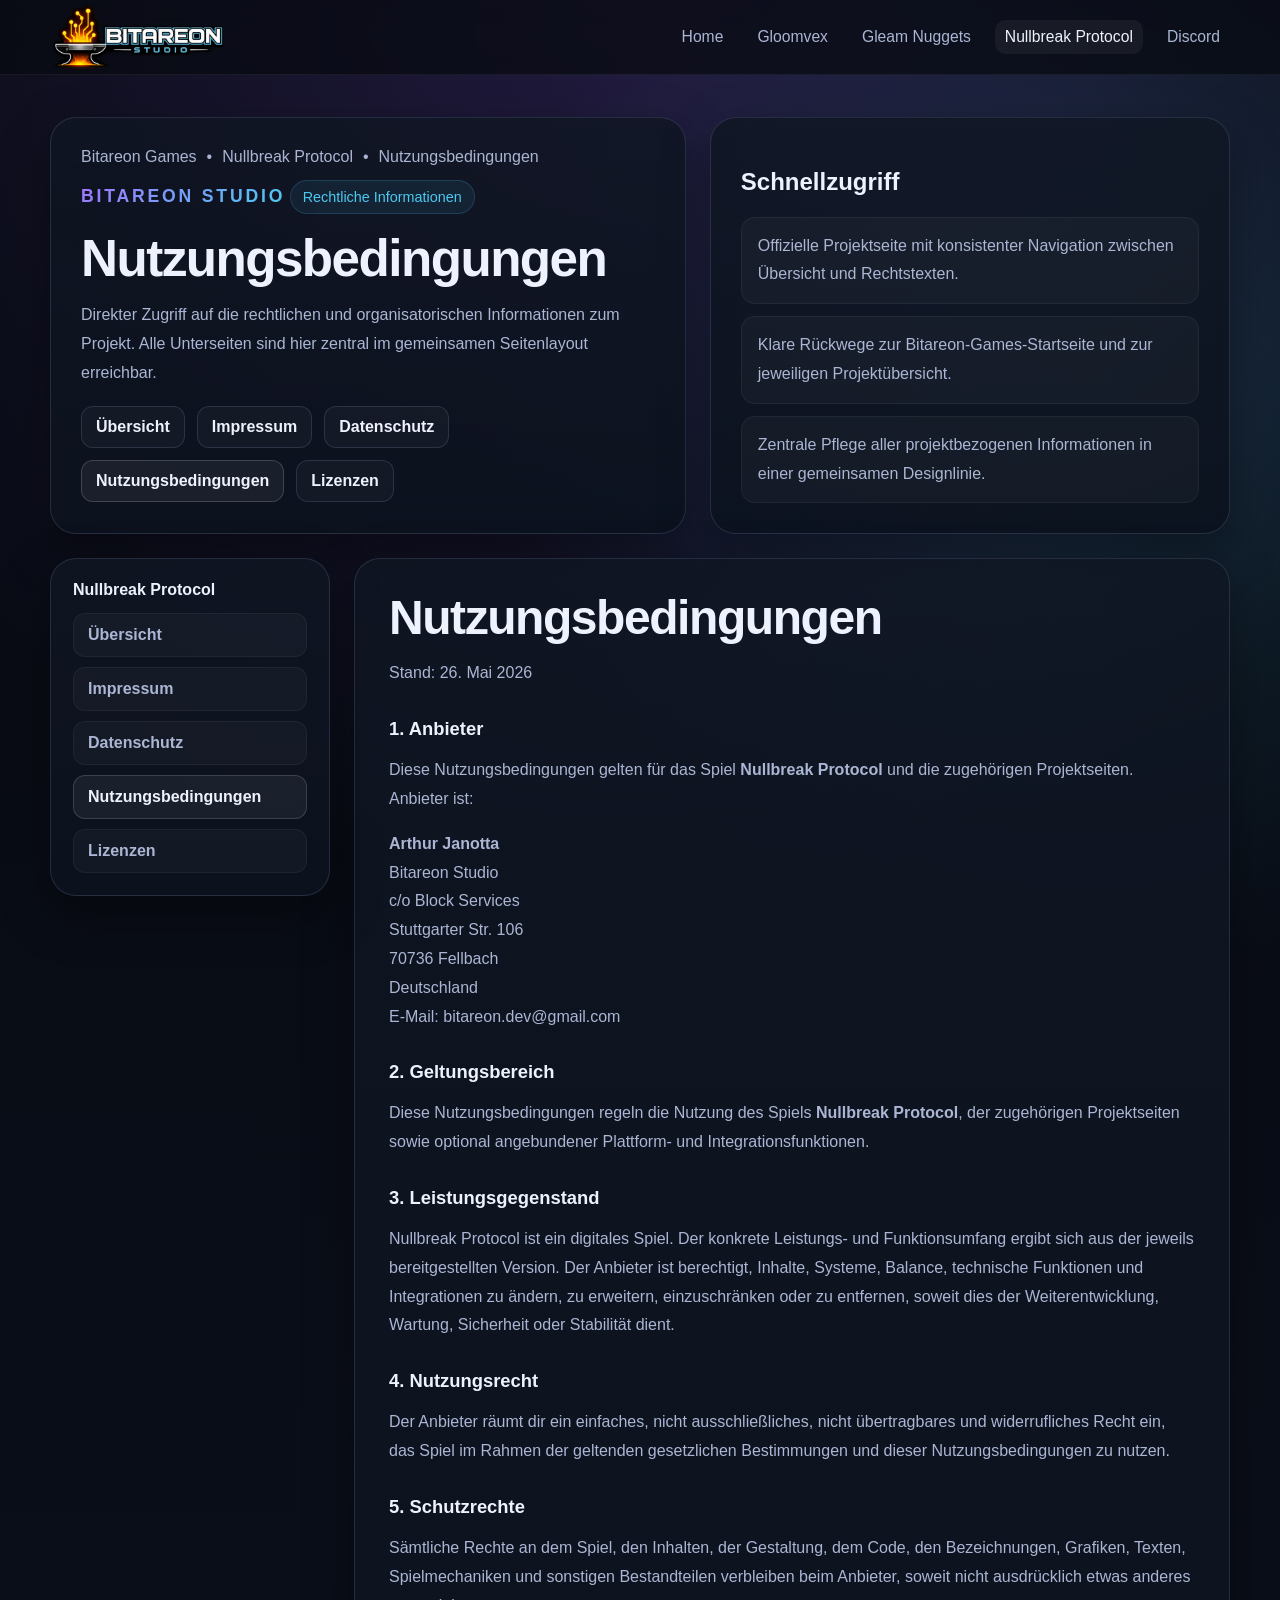
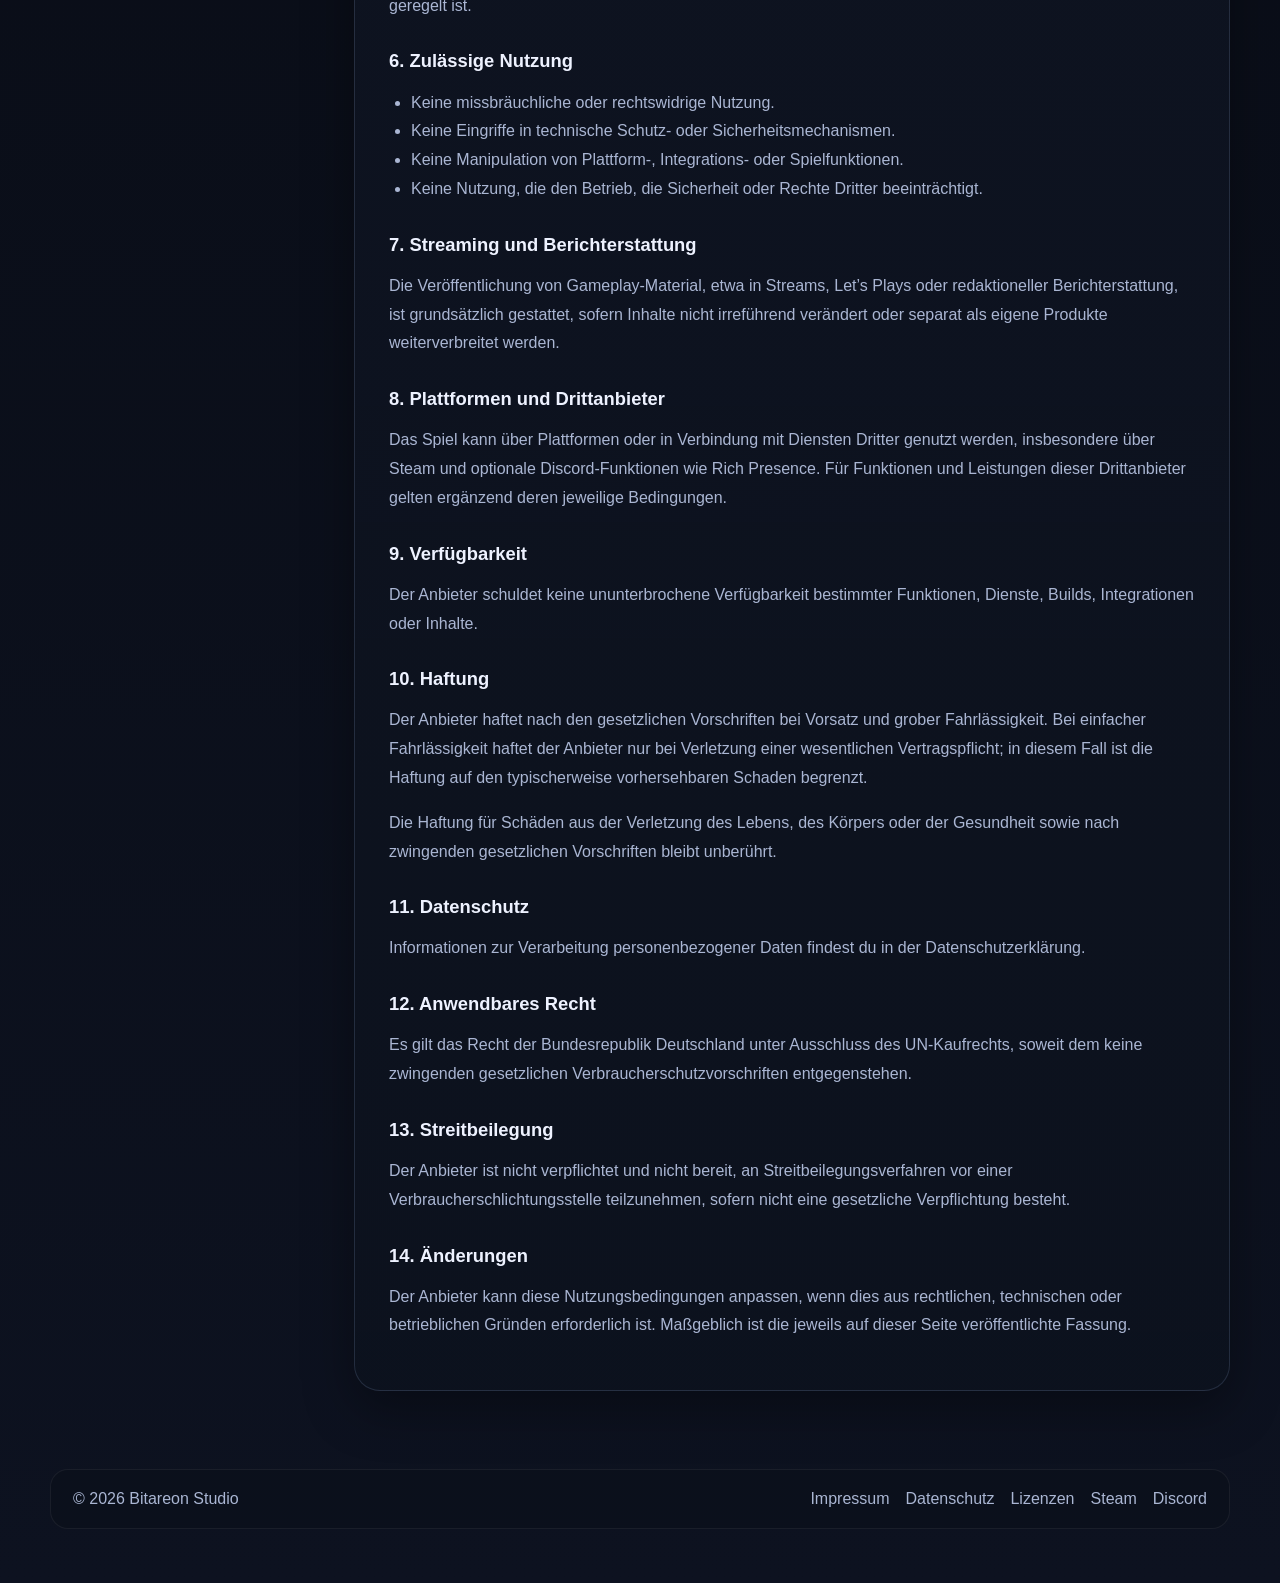
<file: nullbreak-protocol/terms.html>
<!DOCTYPE html>
<html lang="de">
<head>
  <meta charset="UTF-8">
  <meta name="viewport" content="width=device-width, initial-scale=1.0">
  <title>Nutzungsbedingungen – Nullbreak Protocol</title>
  <meta name="description" content="Nutzungsbedingungen für Nullbreak Protocol von Arthur Janotta / Bitareon Studio.">
  <link rel="stylesheet" href="../assets/site.css">
</head>
<body>

  <div class="topbar">
    <div class="container topbar-inner">
      <a class="brand" href="../index.html" aria-label="Bitareon Games Startseite">
        <img class="brand-main-logo" src="../assets/Bitareon_Logo_2000x800.png" alt="Bitareon Games Logo">
      </a>
      <nav class="nav" aria-label="Hauptnavigation">
        <a href="../index.html">Home</a>
        <a href="../gloomvex/">Gloomvex</a>
        <a href="../gleam-nuggets/">Gleam Nuggets</a>
        <a class="active" href="../nullbreak-protocol/">Nullbreak Protocol</a>
        <a href="https://discord.gg/4KWTKk2cNQ" target="_blank" rel="noopener noreferrer">Discord</a>
      </nav>
    </div>
  </div>
  <header class="page-hero">
    <div class="container page-hero-inner">
      <div class="page-head hero-copy">
        <div class="breadcrumbs"><a href="../index.html">Bitareon Games</a><span>•</span><a href="./index.html">Nullbreak Protocol</a><span>•</span><span>Nutzungsbedingungen</span></div>
        <span class="project-logo logo-text-fallback project-logo-mark">Bitareon Studio</span>
        <div class="eyebrow">Rechtliche Informationen</div>
        <h1>Nutzungsbedingungen</h1>
        <p class="lede">Direkter Zugriff auf die rechtlichen und organisatorischen Informationen zum Projekt. Alle Unterseiten sind hier zentral im gemeinsamen Seitenlayout erreichbar.</p>
        <div class="tab-nav"><a href="./index.html">Übersicht</a><a href="./imprint.html">Impressum</a><a href="./privacy.html">Datenschutz</a><a class="active" href="./terms.html">Nutzungsbedingungen</a><a href="./licenses.html">Lizenzen</a></div>
      </div>
      <aside class="page-side hero-side">
        <h2>Schnellzugriff</h2>
        <ul>
          <li>Offizielle Projektseite mit konsistenter Navigation zwischen Übersicht und Rechtstexten.</li>
          <li>Klare Rückwege zur Bitareon-Games-Startseite und zur jeweiligen Projektübersicht.</li>
          <li>Zentrale Pflege aller projektbezogenen Informationen in einer gemeinsamen Designlinie.</li>
        </ul>
      </aside>
    </div>
  </header>
  <main>
    <div class="container legal-layout">
      <aside class="legal-shell">
        <h3>Nullbreak Protocol</h3>
        <div class="side-nav"><a href="./index.html">Übersicht</a><a href="./imprint.html">Impressum</a><a href="./privacy.html">Datenschutz</a><a class="active" href="./terms.html">Nutzungsbedingungen</a><a href="./licenses.html">Lizenzen</a></div>
      </aside>
      <article class="content-card">
<h1>Nutzungsbedingungen</h1>
<p class="muted">Stand: 26. Mai 2026</p>
<h2>1. Anbieter</h2>
<p>
        Diese Nutzungsbedingungen gelten für das Spiel <strong>Nullbreak Protocol</strong> und die zugehörigen Projektseiten. Anbieter ist:
      </p>
<p>
<strong>Arthur Janotta</strong><br/>
        Bitareon Studio<br/>
        c/o Block Services<br/>
        Stuttgarter Str. 106<br/>
        70736 Fellbach<br/>
        Deutschland<br/>
        E-Mail: <a href="mailto:bitareon.dev@gmail.com">bitareon.dev@gmail.com</a>
</p>
<h2>2. Geltungsbereich</h2>
<p>
        Diese Nutzungsbedingungen regeln die Nutzung des Spiels <strong>Nullbreak Protocol</strong>, der zugehörigen Projektseiten sowie optional angebundener Plattform- und Integrationsfunktionen.
      </p>
<h2>3. Leistungsgegenstand</h2>
<p>
        Nullbreak Protocol ist ein digitales Spiel. Der konkrete Leistungs- und Funktionsumfang ergibt sich aus der jeweils bereitgestellten Version.
        Der Anbieter ist berechtigt, Inhalte, Systeme, Balance, technische Funktionen und Integrationen zu ändern, zu erweitern, einzuschränken oder zu entfernen,
        soweit dies der Weiterentwicklung, Wartung, Sicherheit oder Stabilität dient.
      </p>
<h2>4. Nutzungsrecht</h2>
<p>
        Der Anbieter räumt dir ein einfaches, nicht ausschließliches, nicht übertragbares und widerrufliches Recht ein,
        das Spiel im Rahmen der geltenden gesetzlichen Bestimmungen und dieser Nutzungsbedingungen zu nutzen.
      </p>
<h2>5. Schutzrechte</h2>
<p>
        Sämtliche Rechte an dem Spiel, den Inhalten, der Gestaltung, dem Code, den Bezeichnungen, Grafiken, Texten,
        Spielmechaniken und sonstigen Bestandteilen verbleiben beim Anbieter, soweit nicht ausdrücklich etwas anderes geregelt ist.
      </p>
<h2>6. Zulässige Nutzung</h2>
<ul>
<li>Keine missbräuchliche oder rechtswidrige Nutzung.</li>
<li>Keine Eingriffe in technische Schutz- oder Sicherheitsmechanismen.</li>
<li>Keine Manipulation von Plattform-, Integrations- oder Spielfunktionen.</li>
<li>Keine Nutzung, die den Betrieb, die Sicherheit oder Rechte Dritter beeinträchtigt.</li>
</ul>
<h2>7. Streaming und Berichterstattung</h2>
<p>
        Die Veröffentlichung von Gameplay-Material, etwa in Streams, Let’s Plays oder redaktioneller Berichterstattung, ist grundsätzlich gestattet,
        sofern Inhalte nicht irreführend verändert oder separat als eigene Produkte weiterverbreitet werden.
      </p>
<h2>8. Plattformen und Drittanbieter</h2>
<p>
        Das Spiel kann über Plattformen oder in Verbindung mit Diensten Dritter genutzt werden, insbesondere über Steam
        und optionale Discord-Funktionen wie Rich Presence. Für Funktionen und Leistungen dieser Drittanbieter gelten ergänzend deren jeweilige Bedingungen.
      </p>
<h2>9. Verfügbarkeit</h2>
<p>
        Der Anbieter schuldet keine ununterbrochene Verfügbarkeit bestimmter Funktionen, Dienste, Builds, Integrationen oder Inhalte.
      </p>
<h2>10. Haftung</h2>
<p>
        Der Anbieter haftet nach den gesetzlichen Vorschriften bei Vorsatz und grober Fahrlässigkeit. Bei einfacher Fahrlässigkeit haftet der Anbieter
        nur bei Verletzung einer wesentlichen Vertragspflicht; in diesem Fall ist die Haftung auf den typischerweise vorhersehbaren Schaden begrenzt.
      </p>
<p>
        Die Haftung für Schäden aus der Verletzung des Lebens, des Körpers oder der Gesundheit sowie nach zwingenden gesetzlichen Vorschriften bleibt unberührt.
      </p>
<h2>11. Datenschutz</h2>
<p>
        Informationen zur Verarbeitung personenbezogener Daten findest du in der <a href="./privacy.html">Datenschutzerklärung</a>.
      </p>
<h2>12. Anwendbares Recht</h2>
<p>
        Es gilt das Recht der Bundesrepublik Deutschland unter Ausschluss des UN-Kaufrechts, soweit dem keine zwingenden gesetzlichen Verbraucherschutzvorschriften entgegenstehen.
      </p>
<h2>13. Streitbeilegung</h2>
<p>
        Der Anbieter ist nicht verpflichtet und nicht bereit, an Streitbeilegungsverfahren vor einer Verbraucherschlichtungsstelle teilzunehmen,
        sofern nicht eine gesetzliche Verpflichtung besteht.
      </p>
<h2>14. Änderungen</h2>
<p>
        Der Anbieter kann diese Nutzungsbedingungen anpassen, wenn dies aus rechtlichen, technischen oder betrieblichen Gründen erforderlich ist.
        Maßgeblich ist die jeweils auf dieser Seite veröffentlichte Fassung.
      </p>
</article>
    </div>
  </main>

  <footer>
    <div class="container">
      <div class="footer-box">
        <div>© 2026 Bitareon Studio</div>
        <div class="footer-links">
          <a href="../nullbreak-protocol/imprint.html">Impressum</a>
          <a href="../nullbreak-protocol/privacy.html">Datenschutz</a>
          <a href="../nullbreak-protocol/licenses.html">Lizenzen</a>
          <a href="https://store.steampowered.com/app/4782420/Nullbreak_Protocol/" target="_blank" rel="noopener noreferrer">Steam</a>
          <a href="https://discord.gg/4KWTKk2cNQ" target="_blank" rel="noopener noreferrer">Discord</a>
        </div>
      </div>
    </div>
  </footer>
</body>
</html>
</file>
<file: assets/site.css>
:root {
  --bg: #070a11;
  --bg2: #0d1220;
  --panel: rgba(18, 24, 38, 0.92);
  --panel-strong: rgba(24, 31, 49, 0.98);
  --border: rgba(145, 166, 212, 0.18);
  --text: #eef2ff;
  --muted: #aab6d3;
  --accent: #8b5cf6;
  --accent-hover: #9f77ff;
  --accent-2: #4cc9f0;
  --shadow: 0 18px 50px rgba(0,0,0,0.35);
  --radius-xl: 26px;
  --radius-lg: 18px;
  --radius-md: 14px;
  --maxw: 1180px;
}
* { box-sizing: border-box; }
html { scroll-behavior: smooth; }
body {
  margin: 0;
  color: var(--text);
  font-family: Arial, Helvetica, sans-serif;
  background:
    radial-gradient(circle at top, rgba(139,92,246,0.20), transparent 28%),
    radial-gradient(circle at 85% 12%, rgba(76,201,240,0.16), transparent 20%),
    linear-gradient(180deg, var(--bg) 0%, var(--bg2) 100%);
  min-height: 100vh;
}
a { color: inherit; text-decoration: none; }
p, li { line-height: 1.8; }
.container { width: min(var(--maxw), calc(100% - 32px)); margin: 0 auto; }

.topbar {
  position: sticky; top: 0; z-index: 20; backdrop-filter: blur(12px);
  background: rgba(7,10,17,0.72); border-bottom: 1px solid rgba(255,255,255,0.06);
}
.topbar-inner {
  display: flex; align-items: center; justify-content: space-between; gap: 20px; min-height: 74px;
}
.brand { display: flex; align-items: center; gap: 14px; min-width: 0; }
.brand img,
.hero .brand-main-logo {
  width: 178px !important;
  max-width: 40vw !important;
  height: auto !important;
  display: block;
}

.nav { display: flex; align-items: center; gap: 14px; flex-wrap: wrap; justify-content: flex-end; }
.nav a {
  color: var(--muted); font-size: 0.98rem; transition: color 0.2s ease, background 0.2s ease;
  padding: 8px 10px; border-radius: 10px;
}
.nav a:hover, .nav a.active { color: var(--text); background: rgba(255,255,255,0.05); }

.hero { padding: 52px 0 34px; }
.hero-grid { display: grid; grid-template-columns: 1.2fr 0.8fr; gap: 28px; align-items: center; }

.hero-copy, .hero-side, .panel, .legal-shell, .info-card, .content-card, .link-card {
  background: linear-gradient(180deg, rgba(16,22,35,0.84), rgba(12,18,30,0.92));
  border: 1px solid var(--border); box-shadow: var(--shadow); border-radius: var(--radius-xl);
}
.hero-copy { padding: 36px; }
.hero-side { padding: 28px; }

.eyebrow {
  display: inline-flex; align-items: center; gap: 8px; color: var(--accent-2);
  background: rgba(76,201,240,0.08); border: 1px solid rgba(76,201,240,0.18);
  border-radius: 999px; padding: 8px 12px; font-size: 0.9rem; margin-bottom: 18px;
}

h1 { font-size: clamp(2.4rem, 5vw, 4.4rem); line-height: 1.04; margin: 0 0 16px; letter-spacing: -0.03em; }
h2 { line-height: 1.2; }

.hero p, .section-head p, .muted, .lede { color: var(--muted); }
.hero p { font-size: 1.08rem; max-width: 64ch; }

.hero-actions, .legal-links, .card-actions, .tab-nav { display: flex; flex-wrap: wrap; gap: 12px; }

.button {
  display: inline-flex; align-items: center; justify-content: center; gap: 10px;
  padding: 14px 18px; border-radius: 14px; font-weight: 700;
  transition: transform 0.2s ease, background 0.2s ease, border-color 0.2s ease, opacity 0.2s ease;
  border: 1px solid transparent;
}
.button:hover { transform: translateY(-1px); }
.button-primary { background: linear-gradient(135deg, var(--accent), var(--accent-hover)); color: white; box-shadow: 0 10px 26px rgba(139,92,246,0.26); }
.button-secondary { background: rgba(255,255,255,0.03); color: var(--text); border-color: var(--border); }
.button-secondary:hover, .tab-nav a:hover, .tab-nav a.active { background: rgba(255,255,255,0.06); border-color: rgba(255,255,255,0.16); }
.button img, .icon-link img { width: 20px; height: 20px; object-fit: contain; display: block; }

.hero-side ul, .clean-list { list-style: none; padding: 0; margin: 0; display: grid; gap: 12px; }
.hero-side li, .clean-list li {
  color: var(--muted); background: rgba(255,255,255,0.03); border: 1px solid rgba(255,255,255,0.05);
  border-radius: 14px; padding: 14px 16px;
}

section { padding: 28px 0 12px; }
.section-head { margin-bottom: 22px; }
.section-head h2 { margin: 0 0 10px; font-size: clamp(1.7rem, 3vw, 2.35rem); }

.games-grid, .card-grid, .link-grid { display: grid; grid-template-columns: repeat(2, minmax(0, 1fr)); gap: 24px; }

.game-card, .link-card {
  background: linear-gradient(180deg, rgba(18, 24, 38, 0.94), rgba(11, 16, 27, 0.98));
  border: 1px solid var(--border); border-radius: var(--radius-xl); overflow: hidden; box-shadow: var(--shadow);
  display: flex; flex-direction: column;
}

.game-visual {
  display: grid; place-items: center; min-height: 220px; padding: 28px;
  background: radial-gradient(circle at top, rgba(139,92,246,0.18), transparent 40%), linear-gradient(180deg, rgba(255,255,255,0.02), rgba(255,255,255,0));
  border-bottom: 1px solid rgba(255,255,255,0.05);
}
.game-visual img {
  width: auto !important;
  height: auto !important;
  max-width: 100% !important;
  max-height: none !important;
  object-fit: contain;
  display: block;
  filter: drop-shadow(0 18px 28px rgba(0,0,0,0.28));
}
.game-visual img.logo-wide,
.game-visual img.logo-gloomvex {
  max-width: 220px !important;
  max-height: 94px !important;
}
.game-visual img.logo-square,
.game-visual img.logo-gleam {
  max-width: 118px !important;
  max-height: 118px !important;
}

.game-body, .link-card-body { padding: 24px; display: flex; flex-direction: column; gap: 18px; height: 100%; }
.game-body h3, .link-card-body h3 { margin: 0; font-size: 1.45rem; }
.game-body p, .link-card-body p { margin: 0; color: var(--muted); }

.tag-row { display: flex; gap: 10px; flex-wrap: wrap; }
.tag {
  display: inline-flex; padding: 8px 12px; border-radius: 999px; background: rgba(255,255,255,0.04);
  border: 1px solid rgba(255,255,255,0.06); color: #d7dff3; font-size: 0.9rem;
}

.page-hero { padding: 42px 0 24px; }
.page-hero-inner {
  display: grid; grid-template-columns: 1.1fr 0.9fr; gap: 24px; align-items: stretch;
}
.page-head, .page-side { padding: 30px; }
.page-head h1 { font-size: clamp(2rem, 4vw, 3.3rem); margin-bottom: 14px; }

.project-logo {
  width: auto !important;
  height: auto !important;
  max-width: 300px !important;
  max-height: 128px !important;
  object-fit: contain;
  display: block;
  margin-bottom: 18px;
  filter: drop-shadow(0 16px 24px rgba(0,0,0,0.3));
}
.project-logo.logo-square,
.project-logo.logo-gleam {
  max-width: 118px !important;
  max-height: 118px !important;
}
.project-logo.logo-gloomvex {
  max-width: 220px !important;
  max-height: 94px !important;
}

.tab-nav { margin-top: 18px; }
.tab-nav a {
  padding: 11px 14px; border-radius: 12px; color: var(--text); background: rgba(255,255,255,0.03); border: 1px solid var(--border);
  font-weight: 700;
}

.legal-layout { display: grid; grid-template-columns: 280px 1fr; gap: 24px; padding-bottom: 42px; }
.legal-shell { padding: 22px; align-self: start; position: sticky; top: 92px; }
.legal-shell h3 { margin: 0 0 14px; font-size: 1rem; }

.side-nav { display: grid; gap: 10px; }
.side-nav a {
  padding: 12px 14px; border-radius: 12px; color: var(--muted); background: rgba(255,255,255,0.03); border: 1px solid rgba(255,255,255,0.05); font-weight: 700;
}
.side-nav a:hover, .side-nav a.active { color: var(--text); background: rgba(255,255,255,0.06); border-color: rgba(255,255,255,0.15); }

.content-card { padding: 34px; }
.content-card h1 { font-size: clamp(2rem, 4vw, 3rem); margin-bottom: 10px; }
.content-card h2 { margin-top: 30px; margin-bottom: 12px; font-size: 1.15rem; }
.content-card p, .content-card li { color: var(--muted); }
.content-card ul { padding-left: 22px; }
.content-card .muted, .content-card .meta { color: var(--muted); margin-bottom: 20px; }
.content-card .box {
  background: rgba(255,255,255,0.03); border: 1px solid rgba(255,255,255,0.06);
  border-radius: 16px; padding: 22px; margin-bottom: 18px;
}
.content-card .box h2 { margin-top: 0; }

.breadcrumbs { display: flex; flex-wrap: wrap; gap: 10px; color: var(--muted); margin-bottom: 14px; }
.breadcrumbs a:hover { color: var(--text); }

.footer-box {
  background: rgba(11,16,27,0.75); border: 1px solid rgba(255,255,255,0.06); border-radius: 18px;
  padding: 20px 22px; display: flex; align-items: center; justify-content: space-between; gap: 18px; flex-wrap: wrap;
}
footer { padding: 36px 0 54px; color: var(--muted); }
.footer-links { display: flex; gap: 16px; flex-wrap: wrap; }
.footer-links a:hover { color: var(--text); }

@media (max-width: 960px) {
  .hero-grid, .games-grid, .card-grid, .link-grid, .page-hero-inner, .legal-layout { grid-template-columns: 1fr; }
  .legal-shell { position: static; }
}

@media (max-width: 900px) {
  .topbar-inner { min-height: unset; padding: 14px 0; align-items: flex-start; flex-direction: column; }
  .nav { justify-content: flex-start; }
  .hero-copy, .hero-side, .page-head, .page-side, .content-card, .legal-shell { padding: 24px; }
}

@media (max-width: 520px) {
  .container { width: min(var(--maxw), calc(100% - 20px)); }
  .brand img,
  .hero .brand-main-logo { width: 128px !important; max-width: 48vw !important; }
  .button, .card-actions .button { width: 100%; }
  .game-body, .link-card-body { padding: 20px; }
  .game-visual { min-height: 180px; padding: 22px; }
  .game-visual img.logo-wide,
  .game-visual img.logo-gloomvex,
  .project-logo.logo-gloomvex { max-width: 200px !important; max-height: 86px !important; }
  .game-visual img.logo-square,
  .game-visual img.logo-gleam,
  .project-logo.logo-square,
  .project-logo.logo-gleam { max-width: 104px !important; max-height: 104px !important; }
}

/* --- Text-Logo-Platzhalter (Nullbreak Protocol, bis PNG vorliegt) --- */
.logo-text-fallback {
  display: inline-block;
  font-weight: 800;
  letter-spacing: 0.04em;
  line-height: 1.1;
  text-transform: uppercase;
  background: linear-gradient(135deg, var(--accent-hover), var(--accent-2));
  -webkit-background-clip: text;
  background-clip: text;
  color: transparent;
  filter: drop-shadow(0 12px 22px rgba(0,0,0,0.32));
}
.game-visual .logo-text-fallback { font-size: clamp(1.5rem, 3.4vw, 2.2rem); }
.project-logo.logo-text-fallback { font-size: clamp(1.7rem, 3.6vw, 2.5rem); margin-bottom: 18px; }

/* Hero-Mark auf der Nullbreak-Protocol-Projektseite: dezent, da die <h1> die Wortmarke trägt */
.project-logo.project-logo-mark {
  font-size: clamp(0.9rem, 1.6vw, 1.1rem);
  letter-spacing: 0.16em;
  margin-bottom: 10px;
}
</file>
